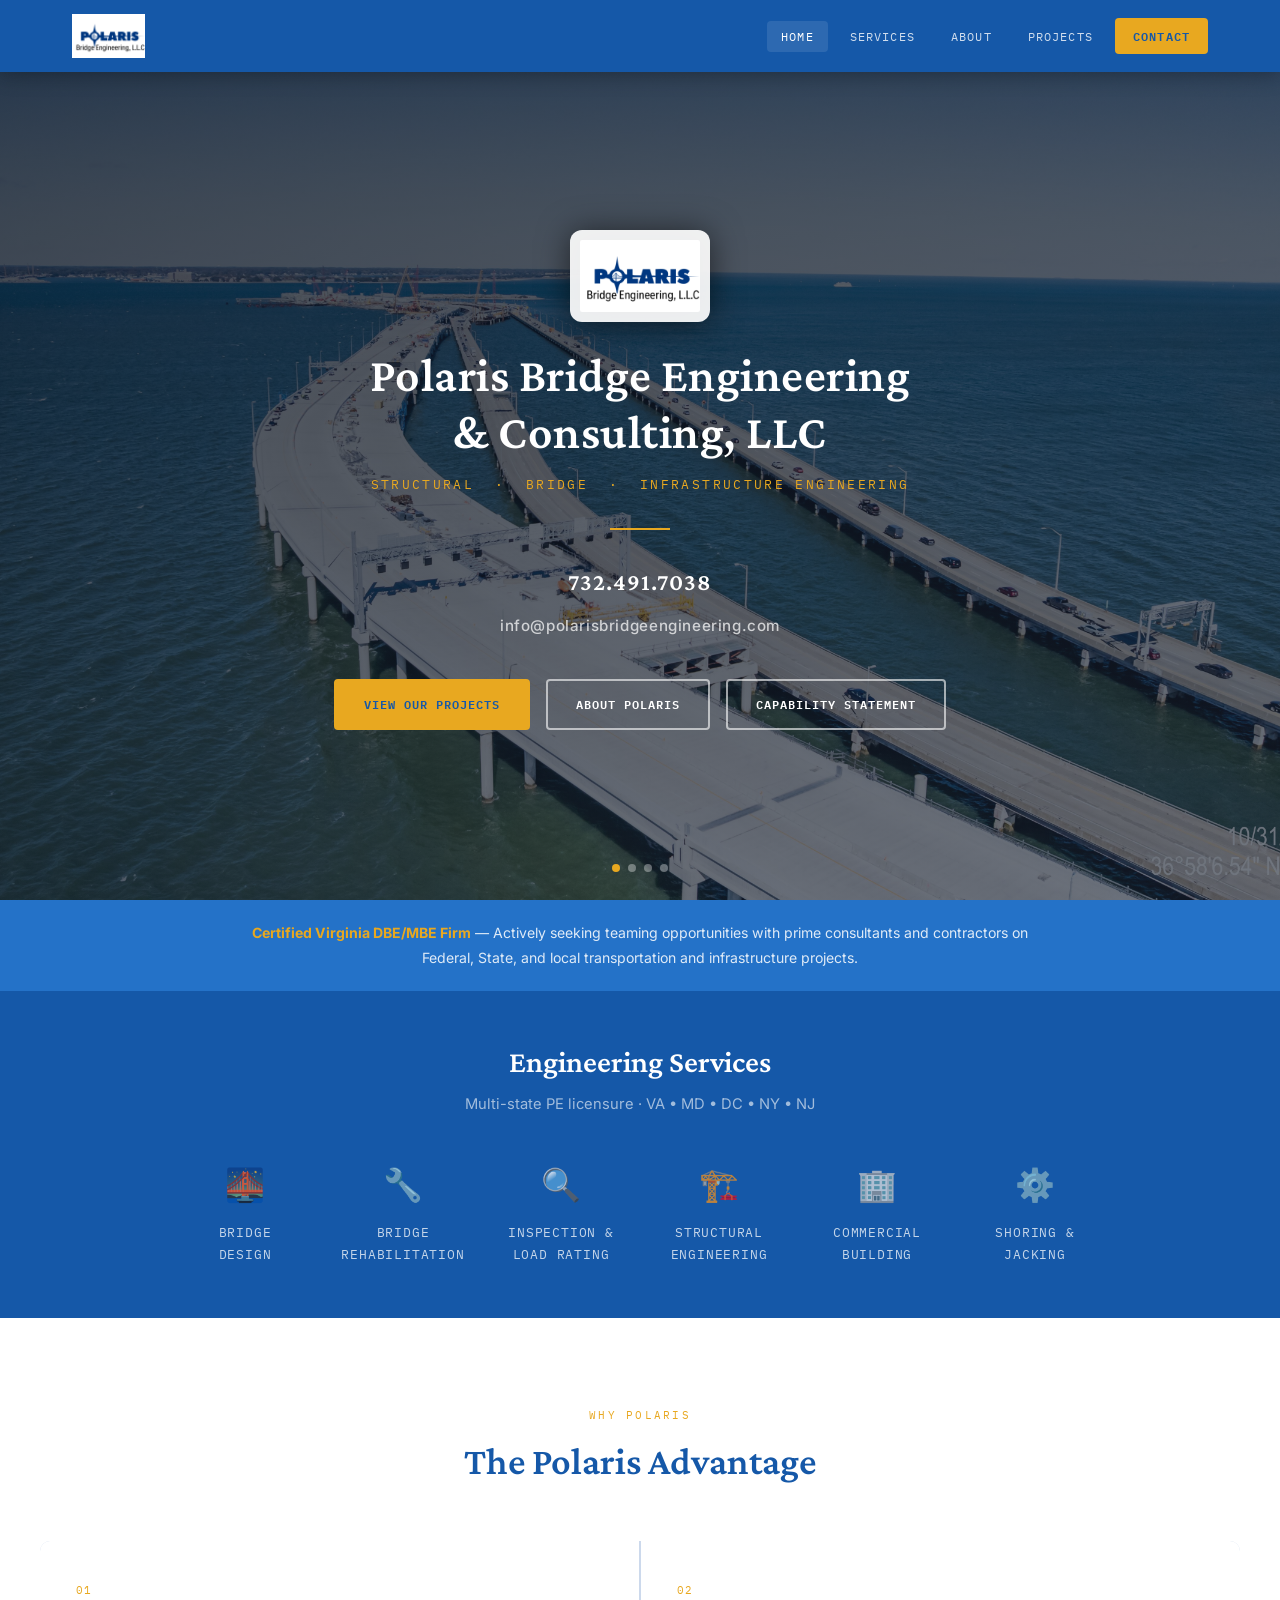
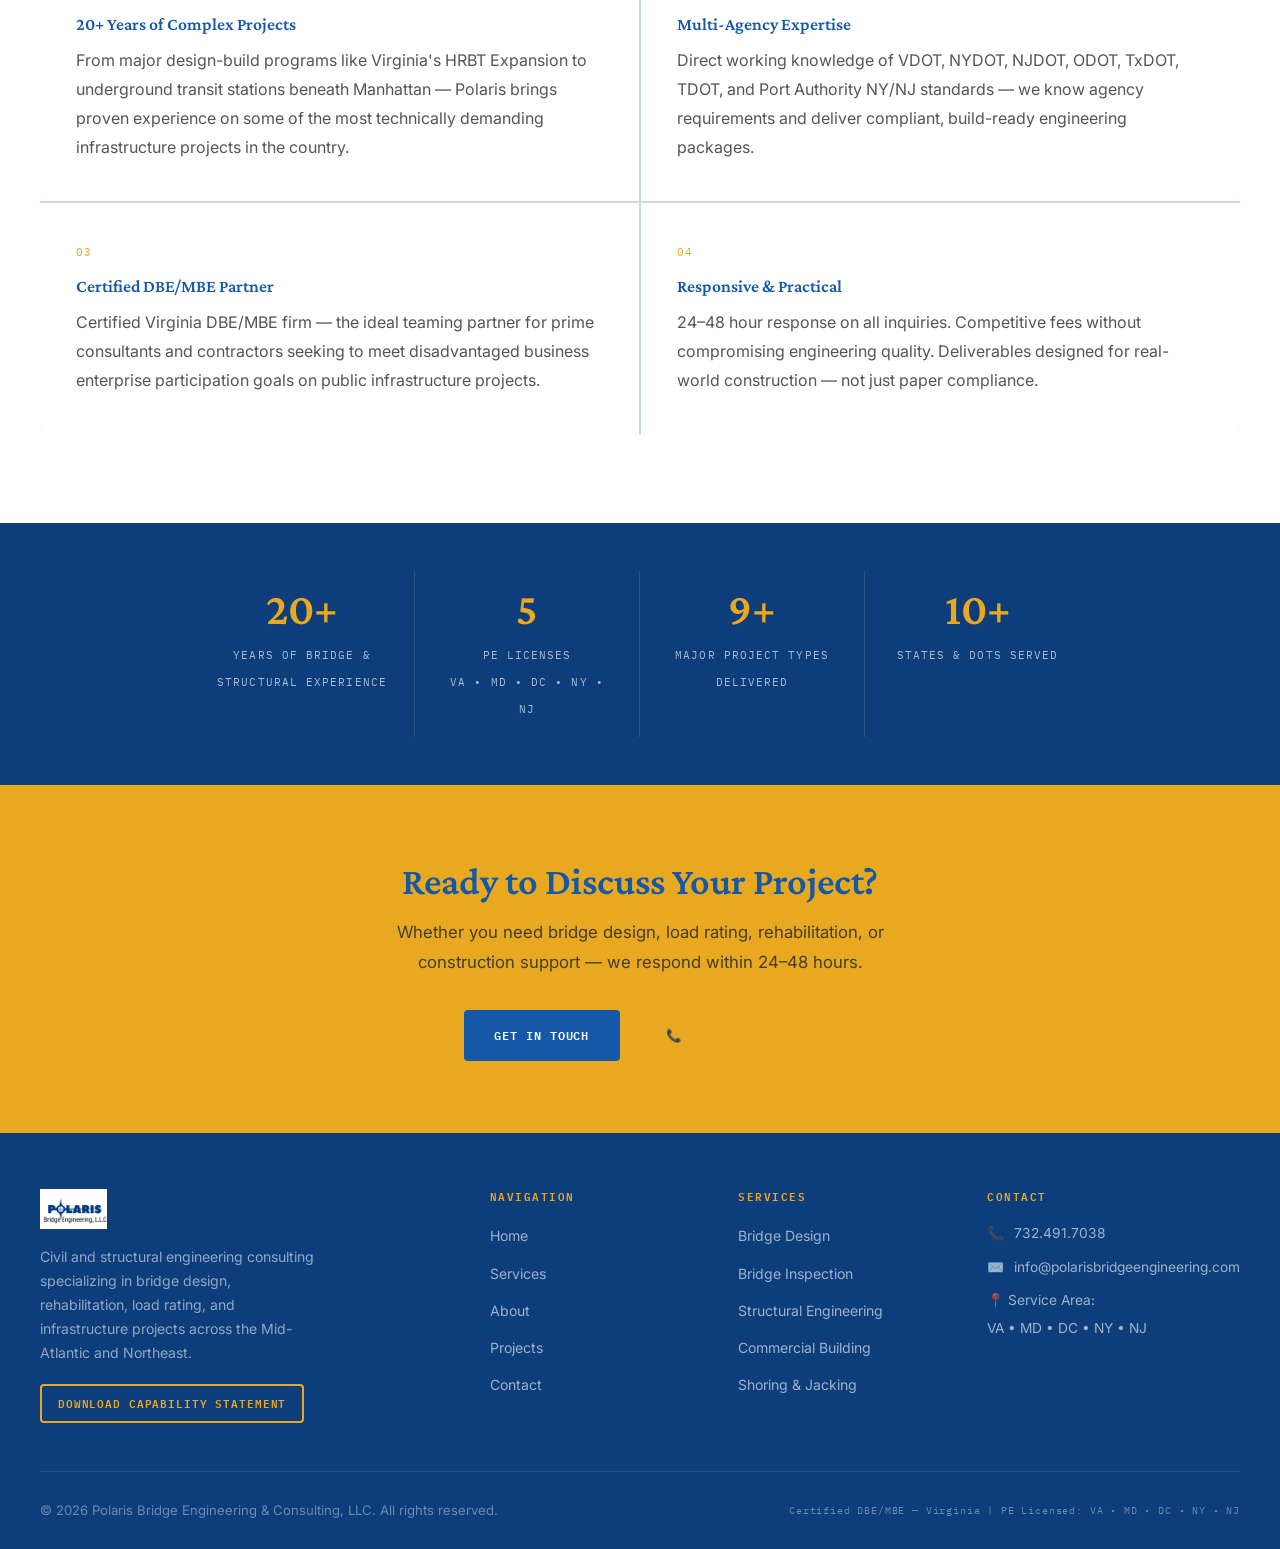
<file: index.html>
<!DOCTYPE html>
<html lang="en">
<head>
<meta charset="utf-8"/>
<meta name="viewport" content="width=device-width, initial-scale=1.0"/>
<title>Polaris Bridge Engineering &amp; Consulting, LLC | Structural &amp; Bridge Engineering</title>
<meta name="description" content="Polaris Bridge Engineering & Consulting, LLC — Licensed PE providing bridge design, rehabilitation, load rating, inspection, and structural engineering across VA, MD, DC, NY, and NJ."/>
<link rel="preconnect" href="https://fonts.googleapis.com"/>
<link crossorigin="" href="https://fonts.gstatic.com"/>
<link href="https://fonts.googleapis.com/css2?family=IBM+Plex+Mono:wght@400;600&family=Crimson+Pro:ital,wght@0,300;0,400;0,600;1,400&family=Inter:wght@300;400;500;600&display=swap" rel="stylesheet"/>
<link rel="stylesheet" href="styles.css"/>
<style>
/* ---- HERO SLIDESHOW ---- */
.hero {
  min-height: 100vh;
  position: relative;
  overflow: hidden;
  display: flex;
  align-items: center;
  justify-content: center;
}
.slide {
  position: absolute;
  inset: 0;
  background-size: cover;
  background-position: center;
  opacity: 0;
  transition: opacity 1.4s ease-in-out;
}
.slide.active { opacity: 1; }
.hero-overlay {
  position: absolute;
  inset: 0;
  background: linear-gradient(160deg, rgba(10,18,28,0.78) 0%, rgba(26,35,50,0.62) 100%);
  z-index: 1;
}
.hero-content {
  position: relative;
  z-index: 2;
  text-align: center;
  padding: 120px 32px 60px;
  max-width: 900px;
  width: 100%;
  display: flex;
  flex-direction: column;
  align-items: center;
}
.hero-logo {
  display: block;
  width: 140px;
  height: auto;
  margin: 0 auto 24px;
  filter: drop-shadow(0 2px 16px rgba(0,0,0,0.6));
  background: rgba(255,255,255,0.92);
  border-radius: 12px;
  padding: 10px;
}
.hero-company {
  font-family: 'Crimson Pro', serif;
  font-size: clamp(1.8rem, 4vw, 3rem);
  font-weight: 600;
  color: var(--white);
  letter-spacing: 0.01em;
  margin-bottom: 12px;
  line-height: 1.2;
}
.hero-tagline {
  font-family: 'IBM Plex Mono', monospace;
  font-size: clamp(0.65rem, 1.4vw, 0.82rem);
  letter-spacing: 0.18em;
  text-transform: uppercase;
  color: var(--accent);
  margin-bottom: 32px;
}
.hero-divider {
  width: 60px;
  height: 2px;
  background: var(--accent);
  margin: 0 auto 32px;
}
.hero-contact {
  display: flex;
  flex-direction: column;
  align-items: center;
  gap: 10px;
  margin-bottom: 40px;
}
.hero-contact a {
  color: rgba(255,255,255,0.88);
  font-size: 1.1rem;
  font-weight: 500;
  letter-spacing: 0.04em;
  text-decoration: none;
  transition: color 0.2s;
}
.hero-contact a:hover { color: var(--accent); }
.hero-contact .hero-phone {
  font-family: 'Crimson Pro', serif;
  font-size: 1.5rem;
  font-weight: 600;
  color: var(--white);
}
.hero-contact .hero-email {
  font-size: 0.95rem;
  color: rgba(255,255,255,0.72);
}
.hero-btns {
  display: flex;
  gap: 16px;
  justify-content: center;
  flex-wrap: wrap;
}
/* slide dots */
.slide-dots {
  position: absolute;
  bottom: 28px;
  left: 50%;
  transform: translateX(-50%);
  z-index: 3;
  display: flex;
  gap: 8px;
}
.dot {
  width: 8px;
  height: 8px;
  border-radius: 50%;
  background: rgba(255,255,255,0.35);
  cursor: pointer;
  transition: background 0.3s;
}
.dot.active { background: var(--accent); }

/* ---- SERVICE STRIP ---- */
.service-strip {
  background: var(--primary);
  padding: 52px 32px;
}
.service-strip-inner {
  max-width: 1200px;
  margin: 0 auto;
  text-align: center;
}
.service-strip h2 {
  color: var(--white);
  font-size: clamp(1.3rem, 3vw, 1.9rem);
  margin-bottom: 10px;
}
.service-strip .strip-sub {
  color: rgba(255,255,255,0.6);
  font-size: 0.92rem;
  margin-bottom: 40px;
}
.service-icons {
  display: flex;
  flex-wrap: wrap;
  justify-content: center;
  gap: 32px 48px;
}
.svc-icon-item {
  display: flex;
  flex-direction: column;
  align-items: center;
  gap: 10px;
  color: rgba(255,255,255,0.75);
  font-size: 0.82rem;
  font-family: 'IBM Plex Mono', monospace;
  letter-spacing: 0.06em;
  text-transform: uppercase;
  max-width: 110px;
  text-align: center;
  transition: color 0.2s;
  text-decoration: none;
}
.svc-icon-item:hover { color: var(--accent); }
.svc-icon-item .ico { font-size: 2rem; }

/* ---- WHY GRID ---- */
.why-grid {
  display: grid;
  grid-template-columns: repeat(2, 1fr);
  gap: 2px;
  background: var(--border);
  border-radius: var(--radius-lg);
  overflow: hidden;
}
.why-item {
  background: var(--white);
  padding: 40px 36px;
  transition: var(--transition);
}
.why-item:hover { background: var(--light); }
.why-num {
  font-family: 'IBM Plex Mono', monospace;
  font-size: 0.7rem;
  letter-spacing: 0.1em;
  color: var(--accent);
  margin-bottom: 14px;
  display: block;
}
.why-item h3 { margin-bottom: 10px; font-size: 1.1rem; }

/* DBE Banner */
.dbe-banner {
  background: var(--secondary);
  padding: 20px 32px;
  text-align: center;
}
.dbe-banner p {
  color: rgba(255,255,255,0.85);
  font-size: 0.88rem;
  max-width: 800px;
  margin: 0 auto;
}
.dbe-banner strong { color: var(--accent); }

@media (max-width: 768px) {
  .why-grid { grid-template-columns: 1fr; }
  .hero-logo { width: 90px; }
}
</style>
</head>
<body>

<!-- Navigation -->
<nav class="navbar">
  <div class="nav-container">
    <a href="index.html" class="nav-logo">
      <img src="polaris_logo.png" alt="Polaris Bridge Engineering LLC"/>
    </a>
    <button class="nav-toggle" onclick="this.nextElementSibling.classList.toggle('open')" aria-label="Menu">☰</button>
    <ul class="nav-menu">
      <li><a href="index.html" class="active">Home</a></li>
      <li><a href="services.html">Services</a></li>
      <li><a href="about.html">About</a></li>
      <li><a href="projects.html">Projects</a></li>
      <li><a href="contact.html" class="nav-cta">Contact</a></li>
    </ul>
  </div>
</nav>

<!-- Hero Slideshow -->
<section class="hero" id="hero">
  <div class="slide active" style="background-image:url('Home%20page%20Photo-1%20large.jpg')"></div>
  <div class="slide" style="background-image:url('Home%20page%20photo-2%20large.webp')"></div>
  <div class="slide" style="background-image:url('Home%20page%20photo-3%20large.webp')"></div>
  <div class="slide" style="background-image:url('Home%20page%20Photo-4%20large.jpg')"></div>
  <div class="hero-overlay"></div>

  <div class="hero-content">
    <img src="polaris_logo.png" alt="Polaris Bridge Engineering" class="hero-logo"/>
    <h1 class="hero-company">Polaris Bridge Engineering<br/>&amp; Consulting, LLC</h1>
    <p class="hero-tagline">Structural &nbsp;·&nbsp; Bridge &nbsp;·&nbsp; Infrastructure Engineering</p>
    <div class="hero-divider"></div>
    <div class="hero-contact">
      <a href="tel:7324917038" class="hero-phone">732.491.7038</a>
      <a href="mailto:info@polarisbridgeengineering.com" class="hero-email">info@polarisbridgeengineering.com</a>
    </div>
    <div class="hero-btns">
      <a href="projects.html" class="btn btn-primary">View Our Projects</a>
      <a href="about.html" class="btn btn-secondary">About Polaris</a>
      <a href="Polaris_Capability_Statement.pdf" class="btn btn-secondary" download>Capability Statement</a>
    </div>
  </div>

  <div class="slide-dots" id="dots"></div>
</section>

<!-- DBE Notice -->
<div class="dbe-banner">
  <p><strong>Certified Virginia DBE/MBE Firm</strong> — Actively seeking teaming opportunities with prime consultants and contractors on Federal, State, and local transportation and infrastructure projects.</p>
</div>

<!-- Services Strip -->
<div class="service-strip">
  <div class="service-strip-inner">
    <h2>Engineering Services</h2>
    <p class="strip-sub">Multi-state PE licensure · VA • MD • DC • NY • NJ</p>
    <div class="service-icons">
      <a href="services.html#bridge" class="svc-icon-item">
        <span class="ico">🌉</span>Bridge Design
      </a>
      <a href="services.html#bridge" class="svc-icon-item">
        <span class="ico">🔧</span>Bridge Rehabilitation
      </a>
      <a href="services.html#inspection" class="svc-icon-item">
        <span class="ico">🔍</span>Inspection &amp; Load Rating
      </a>
      <a href="services.html#structural" class="svc-icon-item">
        <span class="ico">🏗️</span>Structural Engineering
      </a>
      <a href="services.html#commercial" class="svc-icon-item">
        <span class="ico">🏢</span>Commercial Building
      </a>
      <a href="services.html#construction" class="svc-icon-item">
        <span class="ico">⚙️</span>Shoring &amp; Jacking
      </a>
    </div>
  </div>
</div>

<!-- Why Choose Us -->
<section class="section">
  <div class="section-inner">
    <div class="section-header">
      <span class="section-label">Why Polaris</span>
      <h2>The Polaris Advantage</h2>
    </div>
    <div class="why-grid">
      <div class="why-item">
        <span class="why-num">01</span>
        <h3>20+ Years of Complex Projects</h3>
        <p>From major design-build programs like Virginia's HRBT Expansion to underground transit stations beneath Manhattan — Polaris brings proven experience on some of the most technically demanding infrastructure projects in the country.</p>
      </div>
      <div class="why-item">
        <span class="why-num">02</span>
        <h3>Multi-Agency Expertise</h3>
        <p>Direct working knowledge of VDOT, NYDOT, NJDOT, ODOT, TxDOT, TDOT, and Port Authority NY/NJ standards — we know agency requirements and deliver compliant, build-ready engineering packages.</p>
      </div>
      <div class="why-item">
        <span class="why-num">03</span>
        <h3>Certified DBE/MBE Partner</h3>
        <p>Certified Virginia DBE/MBE firm — the ideal teaming partner for prime consultants and contractors seeking to meet disadvantaged business enterprise participation goals on public infrastructure projects.</p>
      </div>
      <div class="why-item">
        <span class="why-num">04</span>
        <h3>Responsive &amp; Practical</h3>
        <p>24–48 hour response on all inquiries. Competitive fees without compromising engineering quality. Deliverables designed for real-world construction — not just paper compliance.</p>
      </div>
    </div>
  </div>
</section>

<!-- Stats Bar -->
<div class="stats-bar">
  <div class="stats-bar-inner">
    <div class="stat-item">
      <span class="stat-number">20+</span>
      <span class="stat-label">Years of Bridge &amp; Structural Experience</span>
    </div>
    <div class="stat-item">
      <span class="stat-number">5</span>
      <span class="stat-label">PE Licenses<br/>VA • MD • DC • NY • NJ</span>
    </div>
    <div class="stat-item">
      <span class="stat-number">9+</span>
      <span class="stat-label">Major Project Types Delivered</span>
    </div>
    <div class="stat-item">
      <span class="stat-number">10+</span>
      <span class="stat-label">States &amp; DOTs Served</span>
    </div>
  </div>
</div>

<!-- CTA -->
<section class="cta-banner">
  <h2>Ready to Discuss Your Project?</h2>
  <p>Whether you need bridge design, load rating, rehabilitation, or construction support — we respond within 24–48 hours.</p>
  <div style="display:flex;gap:16px;justify-content:center;flex-wrap:wrap;">
    <a href="contact.html" class="btn btn-primary">Get In Touch</a>
    <a href="tel:7324917038" class="btn btn-accent-outline">📞 732.491.7038</a>
  </div>
</section>

<!-- Footer -->
<footer class="footer">
  <div class="footer-inner">
    <div class="footer-grid">
      <div>
        <div class="footer-logo"><img src="polaris_logo.png" alt="Polaris Bridge Engineering"/></div>
        <p class="footer-desc">Civil and structural engineering consulting specializing in bridge design, rehabilitation, load rating, and infrastructure projects across the Mid-Atlantic and Northeast.</p>
        <a href="Polaris_Capability_Statement.pdf" class="btn btn-accent-outline" style="font-size:0.68rem;padding:8px 16px;" download>Download Capability Statement</a>
      </div>
      <div class="footer-col">
        <h4>Navigation</h4>
        <ul>
          <li><a href="index.html">Home</a></li>
          <li><a href="services.html">Services</a></li>
          <li><a href="about.html">About</a></li>
          <li><a href="projects.html">Projects</a></li>
          <li><a href="contact.html">Contact</a></li>
        </ul>
      </div>
      <div class="footer-col">
        <h4>Services</h4>
        <ul>
          <li><a href="services.html#bridge">Bridge Design</a></li>
          <li><a href="services.html#inspection">Bridge Inspection</a></li>
          <li><a href="services.html#structural">Structural Engineering</a></li>
          <li><a href="services.html#commercial">Commercial Building</a></li>
          <li><a href="services.html#construction">Shoring &amp; Jacking</a></li>
        </ul>
      </div>
      <div class="footer-col">
        <h4>Contact</h4>
        <div class="footer-contact-item">📞 <a href="tel:7324917038">732.491.7038</a></div>
        <div class="footer-contact-item">✉️ <a href="mailto:info@polarisbridgeengineering.com">info@polarisbridgeengineering.com</a></div>
        <div class="footer-contact-item" style="flex-direction:column;gap:4px;">
          <span>📍 Service Area:</span>
          <span>VA • MD • DC • NY • NJ</span>
        </div>
      </div>
    </div>
    <div class="footer-bottom">
      <p class="footer-copyright">© 2026 Polaris Bridge Engineering &amp; Consulting, LLC. All rights reserved.</p>
      <span class="footer-certs">Certified DBE/MBE — Virginia | PE Licensed: VA • MD • DC • NY • NJ</span>
    </div>
  </div>
</footer>

<script>
// Slideshow
const slides = document.querySelectorAll('.slide');
const dotsEl = document.getElementById('dots');
let cur = 0;

slides.forEach((_, i) => {
  const d = document.createElement('div');
  d.className = 'dot' + (i === 0 ? ' active' : '');
  d.onclick = () => goTo(i);
  dotsEl.appendChild(d);
});

function goTo(n) {
  slides[cur].classList.remove('active');
  dotsEl.children[cur].classList.remove('active');
  cur = (n + slides.length) % slides.length;
  slides[cur].classList.add('active');
  dotsEl.children[cur].classList.add('active');
}

setInterval(() => goTo(cur + 1), 5000);
</script>

</body>
</html>
</file>
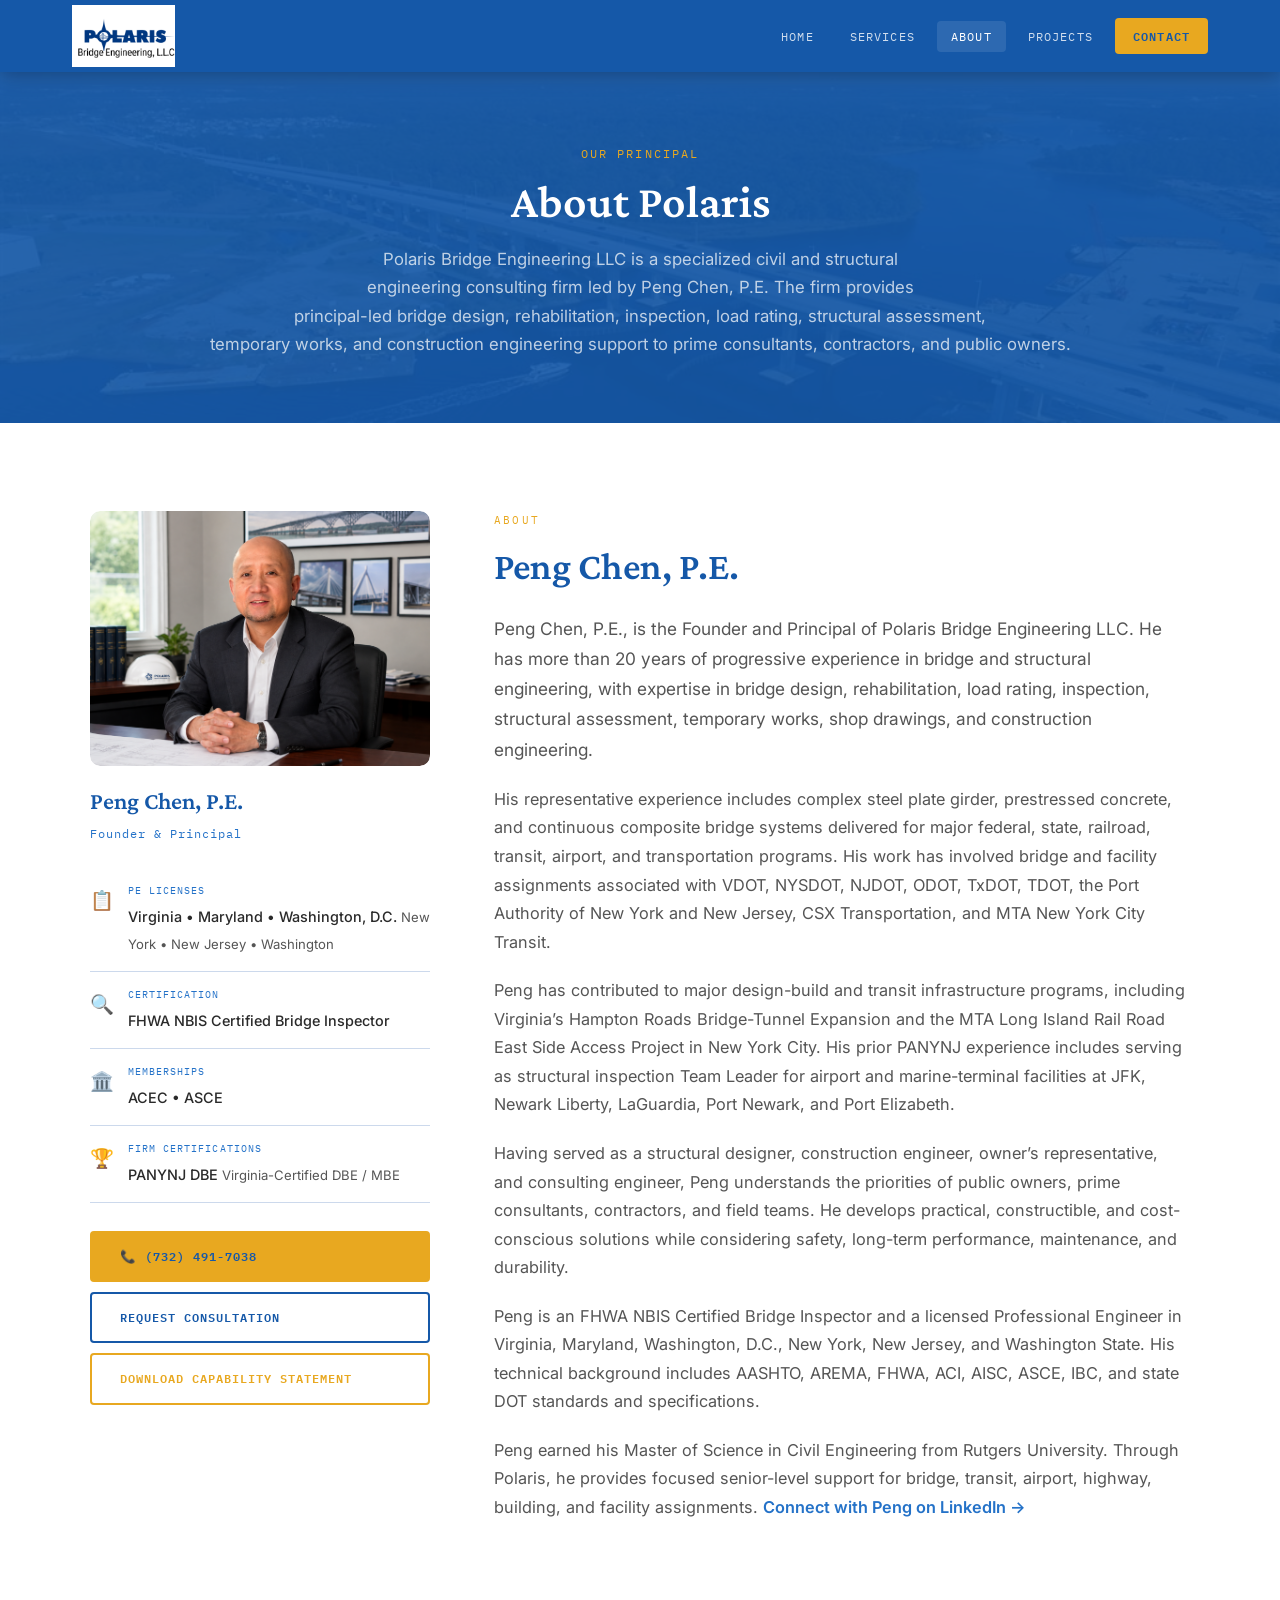
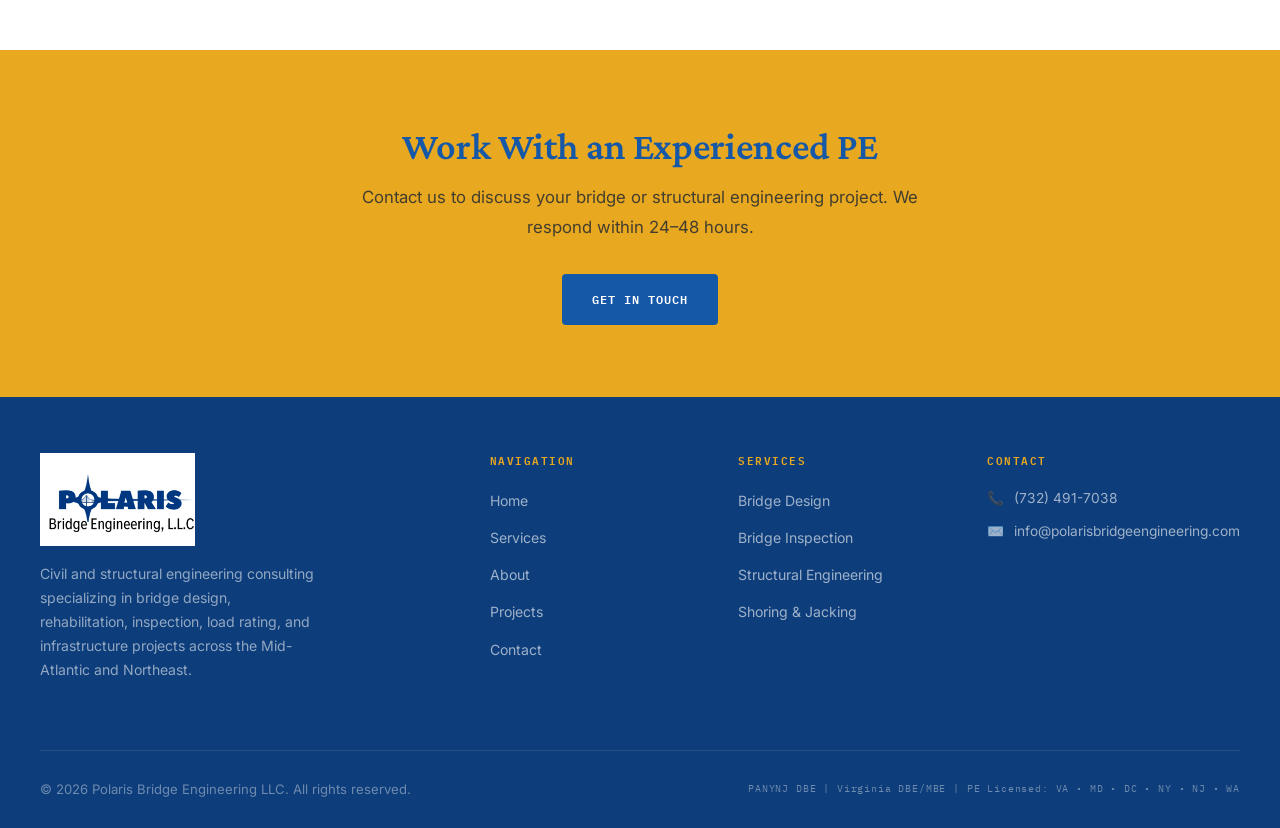
<file: about.html>
<!DOCTYPE html>
<!-- POLARIS ABOUT FINAL UPDATE 2026-07-18: principal profile and four-line desktop introduction. -->
<html lang="en">
<head>
<meta charset="utf-8"/>
<meta name="viewport" content="width=device-width, initial-scale=1.0"/>
<title>About Peng Chen, P.E. | Polaris Bridge Engineering</title>
<meta name="description" content="Meet Peng Chen, P.E., Founder and Principal of Polaris Bridge Engineering LLC, with more than 20 years of bridge and structural engineering experience."/>
<link rel="preconnect" href="https://fonts.googleapis.com"/>
<link crossorigin="" href="https://fonts.gstatic.com"/>
<link href="https://fonts.googleapis.com/css2?family=IBM+Plex+Mono:wght@400;600&amp;family=Crimson+Pro:ital,wght@0,300;0,400;0,600;1,400&amp;family=Inter:wght@300;400;500;600&amp;display=swap" rel="stylesheet"/>
<link rel="stylesheet" href="styles.css"/>
<style>
.page-hero-inner {
  max-width: 1000px;
}

.page-hero h1 {
  max-width: 800px;
  margin-left: auto;
  margin-right: auto;
  font-size: clamp(2.15rem, 3.6vw, 3.2rem);
  line-height: 1.15;
}

.page-hero p {
  max-width: 880px;
  margin-left: auto;
  margin-right: auto;
  font-size: 1.05rem;
  line-height: 1.7;
}

.about-hero-copy span {
  display: block;
}

.nav-logo img {
  width: auto;
  height: 62px;
  max-height: none;
}

.footer-logo img {
  width: 155px;
  height: auto;
  max-width: 100%;
}

.bio-content p {
  font-size: 1.02rem;
  line-height: 1.75;
}

.bio-content .bio-lead {
  font-size: 1.08rem;
}

@media (max-width: 600px) {
  .about-hero-copy span {
    display: inline;
  }

  .about-hero-copy span:not(:last-child)::after {
    content: " ";
  }

  .nav-logo img {
    height: 50px;
  }

  .footer-logo img {
    width: 135px;
  }
}
</style>
</head>
<body class="page-offset">

<!-- Navigation -->
<nav class="navbar">
  <div class="nav-container">
    <a href="index.html" class="nav-logo"><img src="polaris_logo.png" alt="Polaris Bridge Engineering LLC"/></a>
    <button class="nav-toggle" onclick="this.nextElementSibling.classList.toggle('open')" aria-label="Menu">☰</button>
    <ul class="nav-menu">
      <li><a href="index.html">Home</a></li>
      <li><a href="services.html">Services</a></li>
      <li><a href="about.html" class="active">About</a></li>
      <li><a href="projects.html">Projects</a></li>
      <li><a href="contact.html" class="nav-cta">Contact</a></li>
    </ul>
  </div>
</nav>

<!-- Page Hero -->
<section class="page-hero">
  <div class="page-hero-inner">
    <span class="page-hero-label">Our Principal</span>
    <h1>About Polaris</h1>
    <p class="about-hero-copy"><span>Polaris Bridge Engineering LLC is a specialized civil and structural</span><span>engineering consulting firm led by Peng Chen, P.E. The firm provides</span><span>principal-led bridge design, rehabilitation, inspection, load rating, structural assessment,</span><span>temporary works, and construction engineering support to prime consultants, contractors, and public owners.</span></p>
  </div>
</section>

<!-- Bio Section -->
<section class="section">
  <div class="bio-grid">
    <div class="bio-sidebar">
      <div style="border-radius:var(--radius-lg);overflow:hidden;margin-bottom:20px;">
        <img src="peng_photo.png" alt="Peng Chen, P.E." style="width:100%;height:auto;display:block;border-radius:var(--radius-lg);"/>
      </div>
      <h3 style="margin-bottom:6px;">Peng Chen, P.E.</h3>
      <p style="color:var(--secondary);font-family:'IBM Plex Mono',monospace;font-size:0.78rem;letter-spacing:0.08em;margin-bottom:24px;">Founder &amp; Principal</p>
      <div class="bio-credentials">
        <div class="credential-item">
          <span class="credential-icon">📋</span>
          <div>
            <span class="credential-label">PE Licenses</span>
            <span class="credential-value">Virginia • Maryland • Washington, D.C.</span>
            <span class="credential-sub">New York • New Jersey • Washington</span>
          </div>
        </div>
        <div class="credential-item">
          <span class="credential-icon">🔍</span>
          <div>
            <span class="credential-label">Certification</span>
            <span class="credential-value">FHWA NBIS Certified Bridge Inspector</span>
          </div>
        </div>
        <div class="credential-item">
          <span class="credential-icon">🏛️</span>
          <div>
            <span class="credential-label">Memberships</span>
            <span class="credential-value">ACEC • ASCE</span>
          </div>
        </div>
        <div class="credential-item">
          <span class="credential-icon">🏆</span>
          <div>
            <span class="credential-label">Firm Certifications</span>
            <span class="credential-value">PANYNJ DBE</span>
            <span class="credential-sub">Virginia-Certified DBE / MBE</span>
          </div>
        </div>
      </div>
      <div style="margin-top:28px;display:flex;flex-direction:column;gap:10px;">
        <a href="tel:7324917038" class="btn btn-primary">📞 (732) 491-7038</a>
        <a href="contact.html" class="btn btn-outline">Request Consultation</a>
        <a href="Polaris_Capability_Statement.pdf" class="btn btn-accent-outline" download>Download Capability Statement</a>
      </div>
    </div>

    <div class="bio-content">
      <span class="section-label">About</span>
      <h2 style="margin-bottom:24px;">Peng Chen, P.E.</h2>

      <p class="bio-lead" style="margin-bottom:20px;">Peng Chen, P.E., is the Founder and Principal of Polaris Bridge Engineering LLC. He has more than 20 years of progressive experience in bridge and structural engineering, with expertise in bridge design, rehabilitation, load rating, inspection, structural assessment, temporary works, shop drawings, and construction engineering.</p>

      <p style="margin-bottom:20px;">His representative experience includes complex steel plate girder, prestressed concrete, and continuous composite bridge systems delivered for major federal, state, railroad, transit, airport, and transportation programs. His work has involved bridge and facility assignments associated with VDOT, NYSDOT, NJDOT, ODOT, TxDOT, TDOT, the Port Authority of New York and New Jersey, CSX Transportation, and MTA New York City Transit.</p>

      <p style="margin-bottom:20px;">Peng has contributed to major design-build and transit infrastructure programs, including Virginia’s Hampton Roads Bridge-Tunnel Expansion and the MTA Long Island Rail Road East Side Access Project in New York City. His prior PANYNJ experience includes serving as structural inspection Team Leader for airport and marine-terminal facilities at JFK, Newark Liberty, LaGuardia, Port Newark, and Port Elizabeth.</p>

      <p style="margin-bottom:20px;">Having served as a structural designer, construction engineer, owner’s representative, and consulting engineer, Peng understands the priorities of public owners, prime consultants, contractors, and field teams. He develops practical, constructible, and cost-conscious solutions while considering safety, long-term performance, maintenance, and durability.</p>

      <p style="margin-bottom:20px;">Peng is an FHWA NBIS Certified Bridge Inspector and a licensed Professional Engineer in Virginia, Maryland, Washington, D.C., New York, New Jersey, and Washington State. His technical background includes AASHTO, AREMA, FHWA, ACI, AISC, ASCE, IBC, and state DOT standards and specifications.</p>

      <p style="margin-bottom:40px;">Peng earned his Master of Science in Civil Engineering from Rutgers University. Through Polaris, he provides focused senior-level support for bridge, transit, airport, highway, building, and facility assignments. <a href="https://www.linkedin.com/in/chen-peng-70a7a869/" target="_blank" rel="noopener" style="color:var(--secondary);font-weight:600;">Connect with Peng on LinkedIn →</a></p>
    </div>
  </div>
</section>

<!-- CTA -->
<section class="cta-banner">
  <h2>Work With an Experienced PE</h2>
  <p>Contact us to discuss your bridge or structural engineering project. We respond within 24–48 hours.</p>
  <a href="contact.html" class="btn btn-primary">Get in Touch</a>
</section>

<!-- Footer -->
<footer class="footer">
  <div class="footer-inner">
    <div class="footer-grid">
      <div>
        <div class="footer-logo"><img src="polaris_logo.png" alt="Polaris Bridge Engineering"/></div>
        <p class="footer-desc">Civil and structural engineering consulting specializing in bridge design, rehabilitation, inspection, load rating, and infrastructure projects across the Mid-Atlantic and Northeast.</p>
      </div>
      <div class="footer-col">
        <h4>Navigation</h4>
        <ul>
          <li><a href="index.html">Home</a></li>
          <li><a href="services.html">Services</a></li>
          <li><a href="about.html">About</a></li>
          <li><a href="projects.html">Projects</a></li>
          <li><a href="contact.html">Contact</a></li>
        </ul>
      </div>
      <div class="footer-col">
        <h4>Services</h4>
        <ul>
          <li><a href="services.html#bridge">Bridge Design</a></li>
          <li><a href="services.html#inspection">Bridge Inspection</a></li>
          <li><a href="services.html#structural">Structural Engineering</a></li>
          <li><a href="services.html#construction">Shoring &amp; Jacking</a></li>
        </ul>
      </div>
      <div class="footer-col">
        <h4>Contact</h4>
        <div class="footer-contact-item">📞 <a href="tel:7324917038">(732) 491-7038</a></div>
        <div class="footer-contact-item">✉️ <a href="mailto:info@polarisbridgeengineering.com">info@polarisbridgeengineering.com</a></div>
      </div>
    </div>
    <div class="footer-bottom">
      <p class="footer-copyright">© 2026 Polaris Bridge Engineering LLC. All rights reserved.</p>
      <span class="footer-certs">PANYNJ DBE | Virginia DBE/MBE | PE Licensed: VA • MD • DC • NY • NJ • WA</span>
    </div>
  </div>
</footer>

</body>
</html>
</file>
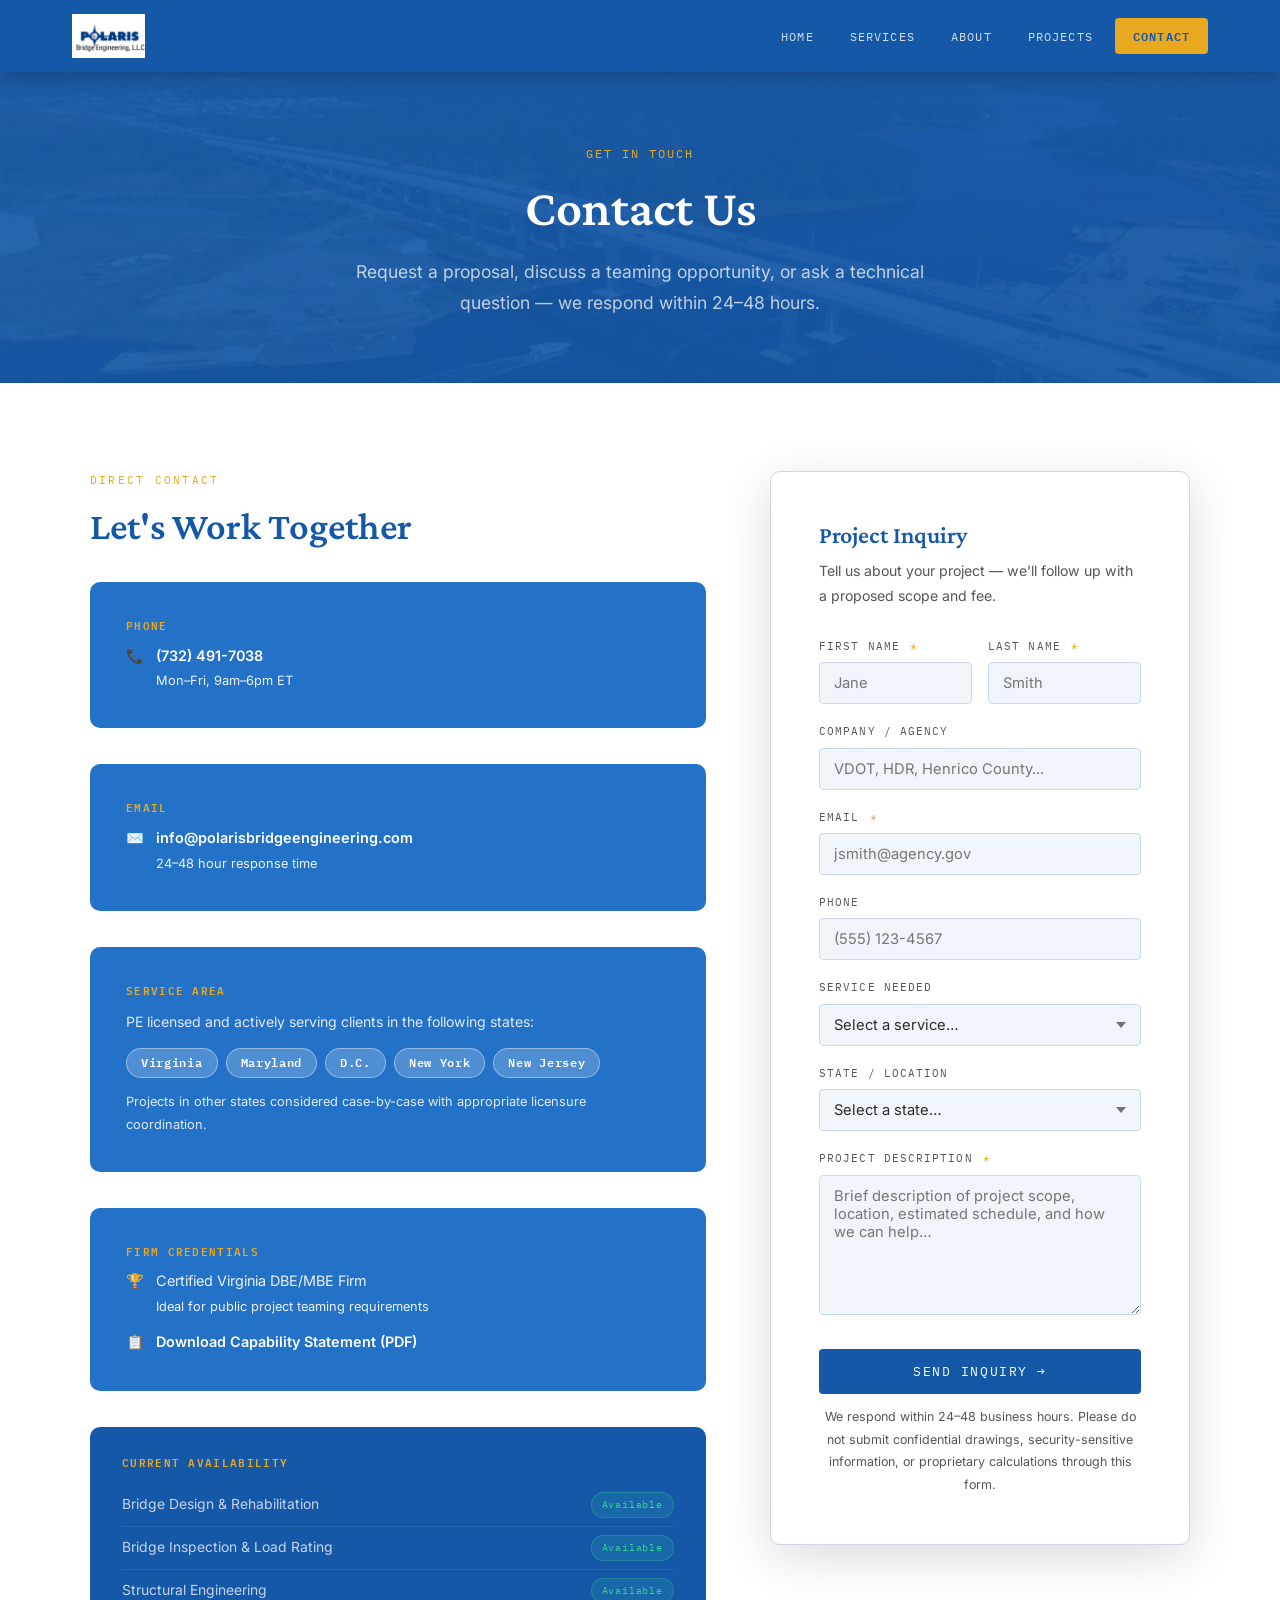
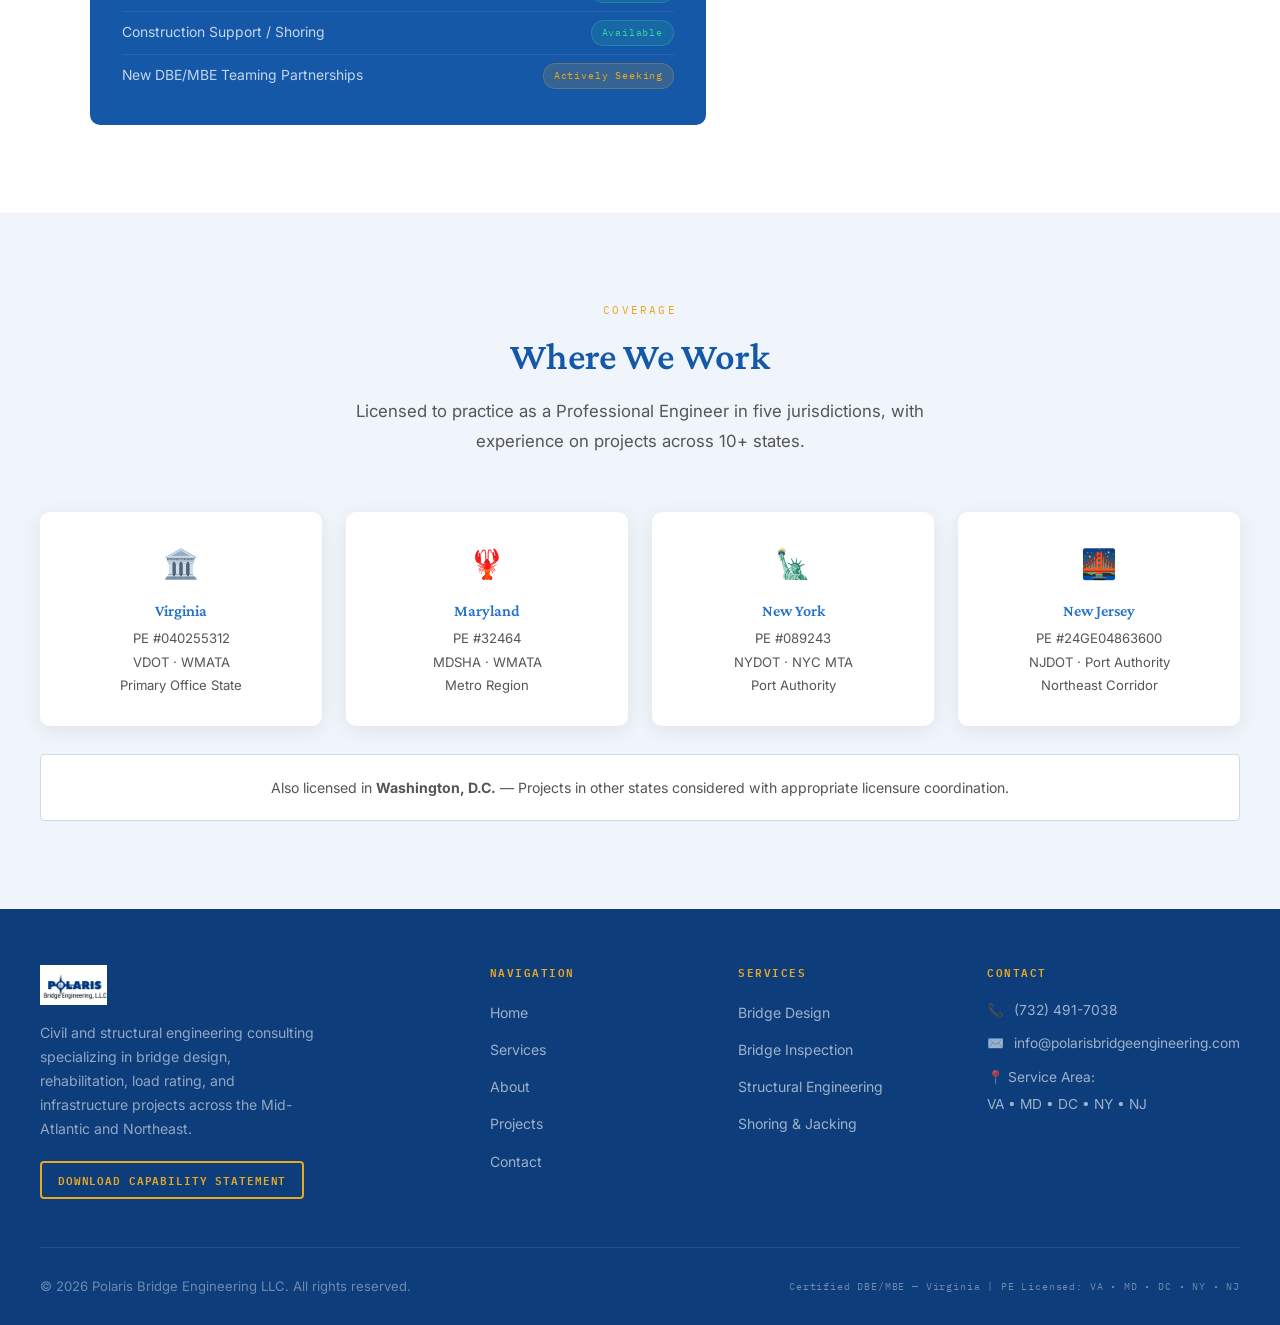
<file: contact.html>
<!DOCTYPE html>
<html lang="en">
<head>
<meta charset="utf-8"/>
<meta name="viewport" content="width=device-width, initial-scale=1.0"/>
<title>Contact | Polaris Bridge Engineering LLC</title>
<meta name="description" content="Contact Polaris Bridge Engineering LLC for bridge design, inspection, load rating, and structural engineering inquiries. Licensed PE — VA, MD, DC, NY, NJ."/>
<link rel="preconnect" href="https://fonts.googleapis.com"/>
<link crossorigin="" href="https://fonts.gstatic.com"/>
<link href="https://fonts.googleapis.com/css2?family=IBM+Plex+Mono:wght@400;600&family=Crimson+Pro:ital,wght@0,300;0,400;0,600;1,400&family=Inter:wght@300;400;500;600&display=swap" rel="stylesheet"/>
<link rel="stylesheet" href="styles.css"/>
<style>
.contact-layout {
  display: grid;
  grid-template-columns: 1fr 420px;
  gap: 64px;
  align-items: start;
}
@media (max-width: 900px) {
  .contact-layout { grid-template-columns: 1fr; gap: 40px; }
}
.contact-sidebar {}
.contact-info-block {
  margin-bottom: 36px;
}
.contact-info-block h4 {
  font-family: 'IBM Plex Mono', monospace;
  font-size: 0.68rem;
  letter-spacing: 0.12em;
  text-transform: uppercase;
  color: var(--accent);
  margin-bottom: 12px;
}
.contact-info-item {
  display: flex;
  align-items: flex-start;
  gap: 12px;
  margin-bottom: 12px;
  font-size: 0.9rem;
  color: rgba(255,255,255,0.88);
}
.contact-info-item a { color: var(--white); font-weight: 600; }
.contact-info-item a:hover { color: var(--accent); }
.service-area-badges {
  display: flex;
  flex-wrap: wrap;
  gap: 8px;
  margin-top: 6px;
}
.state-badge {
  display: inline-block;
  background: var(--light);
  border: 1px solid var(--border);
  border-radius: 100px;
  padding: 4px 14px;
  font-family: 'IBM Plex Mono', monospace;
  font-size: 0.72rem;
  font-weight: 600;
  letter-spacing: 0.06em;
  color: var(--secondary);
}
.state-badge.primary {
  background: var(--secondary);
  color: var(--white);
  border-color: var(--secondary);
}
/* Form */
.contact-form-wrapper {
  background: var(--white);
  border-radius: var(--radius-lg);
  padding: 48px;
  box-shadow: var(--shadow-lg);
  border: 1px solid var(--border);
}
@media (max-width: 640px) {
  .contact-form-wrapper { padding: 28px 20px; }
}
.contact-form-wrapper h3 {
  margin-bottom: 8px;
}
.contact-form-wrapper .form-subhead {
  font-size: 0.88rem;
  color: var(--text-light);
  margin-bottom: 28px;
}
.form-row {
  display: grid;
  grid-template-columns: 1fr 1fr;
  gap: 16px;
}
@media (max-width: 640px) {
  .form-row { grid-template-columns: 1fr; }
}
.form-group {
  margin-bottom: 18px;
}
.form-group label {
  display: block;
  font-family: 'IBM Plex Mono', monospace;
  font-size: 0.68rem;
  letter-spacing: 0.1em;
  text-transform: uppercase;
  color: var(--text-light);
  margin-bottom: 7px;
}
.form-group input,
.form-group select,
.form-group textarea {
  width: 100%;
  padding: 11px 14px;
  border: 1.5px solid var(--border);
  border-radius: var(--radius);
  font-family: 'Inter', sans-serif;
  font-size: 0.92rem;
  color: var(--text);
  background: var(--light);
  transition: border-color 0.2s, box-shadow 0.2s;
  box-sizing: border-box;
}
.form-group input:focus,
.form-group select:focus,
.form-group textarea:focus {
  outline: none;
  border-color: var(--secondary);
  box-shadow: 0 0 0 3px rgba(44,74,109,0.12);
  background: var(--white);
}
.form-group textarea {
  height: 130px;
  resize: vertical;
}
.form-group select {
  appearance: none;
  background-image: url("data:image/svg+xml,%3Csvg xmlns='http://www.w3.org/2000/svg' width='10' height='6'%3E%3Cpath d='M0 0l5 6 5-6z' fill='%236b7280'/%3E%3C/svg%3E");
  background-repeat: no-repeat;
  background-position: right 14px center;
  cursor: pointer;
}
.form-required { color: var(--accent); margin-left: 2px; }
.form-submit-btn {
  width: 100%;
  padding: 14px;
  background: var(--primary);
  color: var(--white);
  border: none;
  border-radius: var(--radius);
  font-family: 'IBM Plex Mono', monospace;
  font-size: 0.8rem;
  letter-spacing: 0.12em;
  text-transform: uppercase;
  cursor: pointer;
  transition: background 0.2s, transform 0.1s;
  margin-top: 8px;
}
.form-submit-btn:hover { background: var(--secondary); transform: translateY(-1px); }
.form-submit-btn:active { transform: translateY(0); }
.form-submit-btn:disabled { opacity: 0.7; cursor: wait; transform: none; }
.form-note {
  font-size: 0.78rem;
  color: var(--text-light);
  margin-top: 12px;
  text-align: center;
}
/* Success state */
.form-success {
  display: none;
  text-align: center;
  padding: 40px 20px;
}
.form-success h3 { color: var(--secondary); margin-bottom: 12px; }
.form-success p { color: var(--text-light); font-size: 0.9rem; }
.form-error {
  display: none;
  margin-top: 14px;
  padding: 12px 14px;
  color: #8a1c1c;
  background: #fff1f1;
  border: 1px solid #efb4b4;
  border-radius: var(--radius);
  font-size: 0.86rem;
  line-height: 1.5;
}
/* Availability block */
.avail-card {
  background: var(--primary);
  border-radius: var(--radius-lg);
  padding: 28px 32px;
  color: var(--white);
  margin-top: 32px;
}
.avail-card h4 {
  font-family: 'IBM Plex Mono', monospace;
  font-size: 0.68rem;
  letter-spacing: 0.12em;
  text-transform: uppercase;
  color: var(--accent);
  margin-bottom: 16px;
}
.avail-item {
  display: flex;
  justify-content: space-between;
  align-items: center;
  font-size: 0.87rem;
  color: rgba(255,255,255,0.75);
  padding: 8px 0;
  border-bottom: 1px solid rgba(255,255,255,0.08);
}
.avail-item:last-child { border-bottom: none; }
.avail-badge {
  font-family: 'IBM Plex Mono', monospace;
  font-size: 0.65rem;
  letter-spacing: 0.08em;
  background: rgba(200,155,63,0.18);
  color: var(--accent);
  border: 1px solid rgba(200,155,63,0.3);
  border-radius: 100px;
  padding: 3px 10px;
}
.avail-badge.green {
  background: rgba(52,211,153,0.12);
  color: #34d399;
  border-color: rgba(52,211,153,0.3);
}
</style>
</head>
<body class="page-offset">

<!-- Navigation -->
<nav class="navbar">
  <div class="nav-container">
    <a href="index.html" class="nav-logo"><img src="polaris_logo.png" alt="Polaris Bridge Engineering LLC"/></a>
    <button class="nav-toggle" onclick="this.nextElementSibling.classList.toggle('open')" aria-label="Menu">☰</button>
    <ul class="nav-menu">
      <li><a href="index.html">Home</a></li>
      <li><a href="services.html">Services</a></li>
      <li><a href="about.html">About</a></li>
      <li><a href="projects.html">Projects</a></li>
      <li><a href="contact.html" class="nav-cta active">Contact</a></li>
    </ul>
  </div>
</nav>

<!-- Page Hero -->
<section class="page-hero">
  <div class="page-hero-inner">
    <span class="page-hero-label">Get in Touch</span>
    <h1>Contact Us</h1>
    <p>Request a proposal, discuss a teaming opportunity, or ask a technical question — we respond within 24–48 hours.</p>
  </div>
</section>

<!-- Contact Section -->
<section class="section">
  <div class="section-inner">
    <div class="contact-layout">

      <!-- Left: Info -->
      <div>
        <span class="section-label">Direct Contact</span>
        <h2 style="margin-bottom:32px;">Let's Work Together</h2>

        <div class="contact-info-block">
          <h4>Phone</h4>
          <div class="contact-info-item">
            <span>📞</span>
            <div><a href="tel:7324917038">(732) 491-7038</a><br/><span style="font-size:0.8rem;">Mon–Fri, 9am–6pm ET</span></div>
          </div>
        </div>

        <div class="contact-info-block">
          <h4>Email</h4>
          <div class="contact-info-item">
            <span>✉️</span>
            <div><a href="mailto:info@polarisbridgeengineering.com">info@polarisbridgeengineering.com</a><br/><span style="font-size:0.8rem;">24–48 hour response time</span></div>
          </div>
        </div>

        <div class="contact-info-block">
          <h4>Service Area</h4>
          <p style="font-size:0.88rem;color:rgba(255,255,255,0.88);margin-bottom:14px;">PE licensed and actively serving clients in the following states:</p>
          <div class="service-area-badges">
            <span class="state-badge primary">Virginia</span>
            <span class="state-badge primary">Maryland</span>
            <span class="state-badge primary">D.C.</span>
            <span class="state-badge primary">New York</span>
            <span class="state-badge primary">New Jersey</span>
          </div>
          <p style="font-size:0.8rem;color:rgba(255,255,255,0.75);margin-top:12px;">Projects in other states considered case-by-case with appropriate licensure coordination.</p>
        </div>

        <div class="contact-info-block">
          <h4>Firm Credentials</h4>
          <div class="contact-info-item">
            <span>🏆</span>
            <div>Certified Virginia DBE/MBE Firm<br/><span style="font-size:0.8rem;">Ideal for public project teaming requirements</span></div>
          </div>
          <div class="contact-info-item">
            <span>📋</span>
            <div>
              <a href="Polaris_Capability_Statement.pdf" download>Download Capability Statement (PDF)</a>
            </div>
          </div>
        </div>

        <!-- Availability -->
        <div class="avail-card">
          <h4>Current Availability</h4>
          <div class="avail-item">
            <span>Bridge Design &amp; Rehabilitation</span>
            <span class="avail-badge green">Available</span>
          </div>
          <div class="avail-item">
            <span>Bridge Inspection &amp; Load Rating</span>
            <span class="avail-badge green">Available</span>
          </div>
          <div class="avail-item">
            <span>Structural Engineering</span>
            <span class="avail-badge green">Available</span>
          </div>
          <div class="avail-item">
            <span>Construction Support / Shoring</span>
            <span class="avail-badge green">Available</span>
          </div>
          <div class="avail-item">
            <span>New DBE/MBE Teaming Partnerships</span>
            <span class="avail-badge">Actively Seeking</span>
          </div>
        </div>
      </div><!-- /left -->

      <!-- Right: Form -->
      <div class="contact-form-wrapper">
        <h3>Project Inquiry</h3>
        <p class="form-subhead">Tell us about your project — we'll follow up with a proposed scope and fee.</p>

        <form id="contact-form" action="https://api.web3forms.com/submit" method="POST">
          <input type="hidden" name="access_key" value="5ac7216f-e297-4862-934c-e6acef960009"/>
          <input type="hidden" name="subject" value="New Project Inquiry — Polaris Bridge Engineering Website"/>
          <input type="hidden" name="from_name" value="Polaris Bridge Engineering Website"/>
          <input type="checkbox" name="botcheck" tabindex="-1" autocomplete="off" style="display:none;"/>
          <div class="form-row">
            <div class="form-group">
              <label>First Name <span class="form-required">*</span></label>
              <input type="text" name="first_name" required placeholder="Jane"/>
            </div>
            <div class="form-group">
              <label>Last Name <span class="form-required">*</span></label>
              <input type="text" name="last_name" required placeholder="Smith"/>
            </div>
          </div>
          <div class="form-group">
            <label>Company / Agency</label>
            <input type="text" name="company" placeholder="VDOT, HDR, Henrico County..."/>
          </div>
          <div class="form-group">
            <label>Email <span class="form-required">*</span></label>
            <input type="email" name="email" required placeholder="jsmith@agency.gov"/>
          </div>
          <div class="form-group">
            <label>Phone</label>
            <input type="tel" name="phone" placeholder="(555) 123-4567"/>
          </div>
          <div class="form-group">
            <label>Service Needed</label>
            <select name="service">
              <option value="" disabled selected>Select a service…</option>
              <option value="bridge-design">Bridge Design</option>
              <option value="bridge-rehab">Bridge Rehabilitation</option>
              <option value="inspection">Bridge Inspection</option>
              <option value="load-rating">Load Rating</option>
              <option value="structural">Structural Engineering</option>
              <option value="shoring">Shoring / Jacking / Construction Support</option>
              <option value="teaming">DBE/MBE Teaming Opportunity</option>
              <option value="other">Other / Not Sure</option>
            </select>
          </div>
          <div class="form-group">
            <label>State / Location</label>
            <select name="state">
              <option value="" disabled selected>Select a state…</option>
              <option value="VA">Virginia</option>
              <option value="MD">Maryland</option>
              <option value="DC">Washington, D.C.</option>
              <option value="NY">New York</option>
              <option value="NJ">New Jersey</option>
              <option value="other">Other State</option>
            </select>
          </div>
          <div class="form-group">
            <label>Project Description <span class="form-required">*</span></label>
            <textarea name="message" required placeholder="Brief description of project scope, location, estimated schedule, and how we can help…"></textarea>
          </div>
          <button type="submit" class="form-submit-btn" id="submit-button">Send Inquiry →</button>
          <div class="form-error" id="form-error" role="alert" aria-live="polite"></div>
          <p class="form-note">We respond within 24–48 business hours. Please do not submit confidential drawings, security-sensitive information, or proprietary calculations through this form.</p>
        </form>

        <div class="form-success" id="form-success" tabindex="-1" aria-live="polite">
          <div style="font-size:2.5rem;margin-bottom:16px;">✅</div>
          <h3>Message Sent!</h3>
          <p>Thank you for reaching out. We'll be in touch within 24–48 business hours.</p>
          <p style="margin-top:12px;font-size:0.82rem;">Prefer to call? Reach us at <a href="tel:7324917038">(732) 491-7038</a></p>
        </div>
      </div><!-- /form -->

    </div>
  </div>
</section>

<!-- Map / Service Area Highlight -->
<section class="section section-alt">
  <div class="section-inner">
    <div class="section-header">
      <span class="section-label">Coverage</span>
      <h2>Where We Work</h2>
      <p>Licensed to practice as a Professional Engineer in five jurisdictions, with experience on projects across 10+ states.</p>
    </div>
    <div class="grid-4" style="margin-top:0;">
      <div style="background:var(--white);border-radius:var(--radius-lg);padding:28px 24px;text-align:center;box-shadow:var(--shadow);">
        <div style="font-size:1.8rem;margin-bottom:12px;">🏛️</div>
        <h4 style="color:var(--secondary);margin-bottom:6px;">Virginia</h4>
        <p style="font-size:0.82rem;color:var(--text-light);">PE #040255312<br/>VDOT · WMATA<br/>Primary Office State</p>
      </div>
      <div style="background:var(--white);border-radius:var(--radius-lg);padding:28px 24px;text-align:center;box-shadow:var(--shadow);">
        <div style="font-size:1.8rem;margin-bottom:12px;">🦞</div>
        <h4 style="color:var(--secondary);margin-bottom:6px;">Maryland</h4>
        <p style="font-size:0.82rem;color:var(--text-light);">PE #32464<br/>MDSHA · WMATA<br/>Metro Region</p>
      </div>
      <div style="background:var(--white);border-radius:var(--radius-lg);padding:28px 24px;text-align:center;box-shadow:var(--shadow);">
        <div style="font-size:1.8rem;margin-bottom:12px;">🗽</div>
        <h4 style="color:var(--secondary);margin-bottom:6px;">New York</h4>
        <p style="font-size:0.82rem;color:var(--text-light);">PE #089243<br/>NYDOT · NYC MTA<br/>Port Authority</p>
      </div>
      <div style="background:var(--white);border-radius:var(--radius-lg);padding:28px 24px;text-align:center;box-shadow:var(--shadow);">
        <div style="font-size:1.8rem;margin-bottom:12px;">🌉</div>
        <h4 style="color:var(--secondary);margin-bottom:6px;">New Jersey</h4>
        <p style="font-size:0.82rem;color:var(--text-light);">PE #24GE04863600<br/>NJDOT · Port Authority<br/>Northeast Corridor</p>
      </div>
    </div>
    <div style="text-align:center;margin-top:28px;padding:20px;background:var(--white);border-radius:var(--radius);border:1px solid var(--border);">
      <p style="font-size:0.88rem;color:var(--text-light);">Also licensed in <strong>Washington, D.C.</strong> — Projects in other states considered with appropriate licensure coordination.</p>
    </div>
  </div>
</section>

<!-- Footer -->
<footer class="footer">
  <div class="footer-inner">
    <div class="footer-grid">
      <div>
        <div class="footer-logo"><img src="polaris_logo.png" alt="Polaris Bridge Engineering"/></div>
        <p class="footer-desc">Civil and structural engineering consulting specializing in bridge design, rehabilitation, load rating, and infrastructure projects across the Mid-Atlantic and Northeast.</p>
        <a href="Polaris_Capability_Statement.pdf" class="btn btn-accent-outline" style="font-size:0.68rem;padding:8px 16px;" download>Download Capability Statement</a>
      </div>
      <div class="footer-col">
        <h4>Navigation</h4>
        <ul>
          <li><a href="index.html">Home</a></li>
          <li><a href="services.html">Services</a></li>
          <li><a href="about.html">About</a></li>
          <li><a href="projects.html">Projects</a></li>
          <li><a href="contact.html">Contact</a></li>
        </ul>
      </div>
      <div class="footer-col">
        <h4>Services</h4>
        <ul>
          <li><a href="services.html#bridge">Bridge Design</a></li>
          <li><a href="services.html#inspection">Bridge Inspection</a></li>
          <li><a href="services.html#structural">Structural Engineering</a></li>
          <li><a href="services.html#construction">Shoring &amp; Jacking</a></li>
        </ul>
      </div>
      <div class="footer-col">
        <h4>Contact</h4>
        <div class="footer-contact-item">📞 <a href="tel:7324917038">(732) 491-7038</a></div>
        <div class="footer-contact-item">✉️ <a href="mailto:info@polarisbridgeengineering.com">info@polarisbridgeengineering.com</a></div>
        <div class="footer-contact-item" style="flex-direction:column;gap:4px;">
          <span>📍 Service Area:</span>
          <span>VA • MD • DC • NY • NJ</span>
        </div>
      </div>
    </div>
    <div class="footer-bottom">
      <p class="footer-copyright">© 2026 Polaris Bridge Engineering LLC. All rights reserved.</p>
      <span class="footer-certs">Certified DBE/MBE — Virginia | PE Licensed: VA • MD • DC • NY • NJ</span>
    </div>
  </div>
</footer>

<script>
const contactForm = document.getElementById('contact-form');
const submitButton = document.getElementById('submit-button');
const formError = document.getElementById('form-error');
const formSuccess = document.getElementById('form-success');

contactForm.addEventListener('submit', async function (event) {
  event.preventDefault();
  formError.style.display = 'none';
  formError.textContent = '';
  submitButton.disabled = true;
  submitButton.textContent = 'Sending…';

  try {
    const response = await fetch(contactForm.action, {
      method: 'POST',
      body: new FormData(contactForm),
      headers: { 'Accept': 'application/json' }
    });
    const result = await response.json();

    if (!response.ok || !result.success) {
      throw new Error(result.message || 'The inquiry could not be sent.');
    }

    contactForm.reset();
    contactForm.style.display = 'none';
    formSuccess.style.display = 'block';
    formSuccess.focus();
  } catch (error) {
    formError.textContent = 'Your inquiry was not sent. Please try again or email info@polarisbridgeengineering.com directly.';
    formError.style.display = 'block';
    submitButton.disabled = false;
    submitButton.textContent = 'Send Inquiry →';
  }
});
</script>

</body>
</html>
</file>
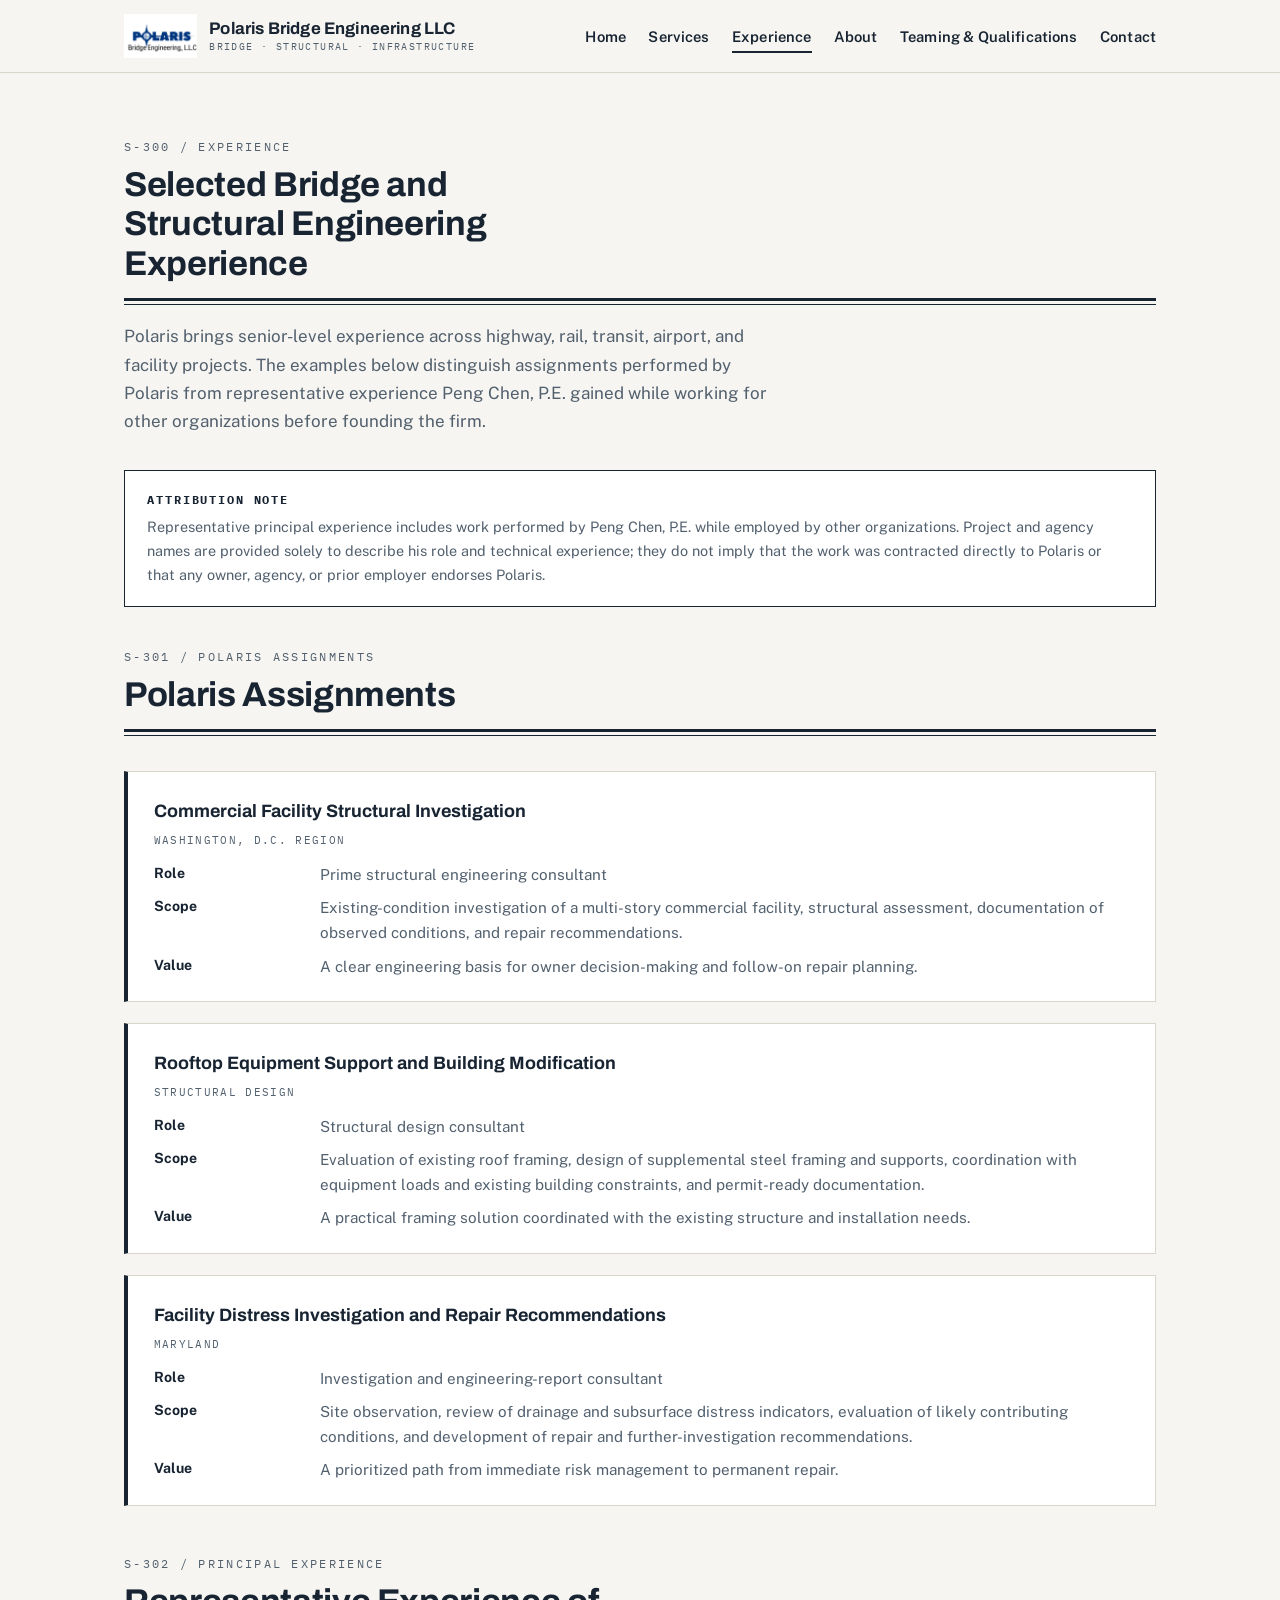
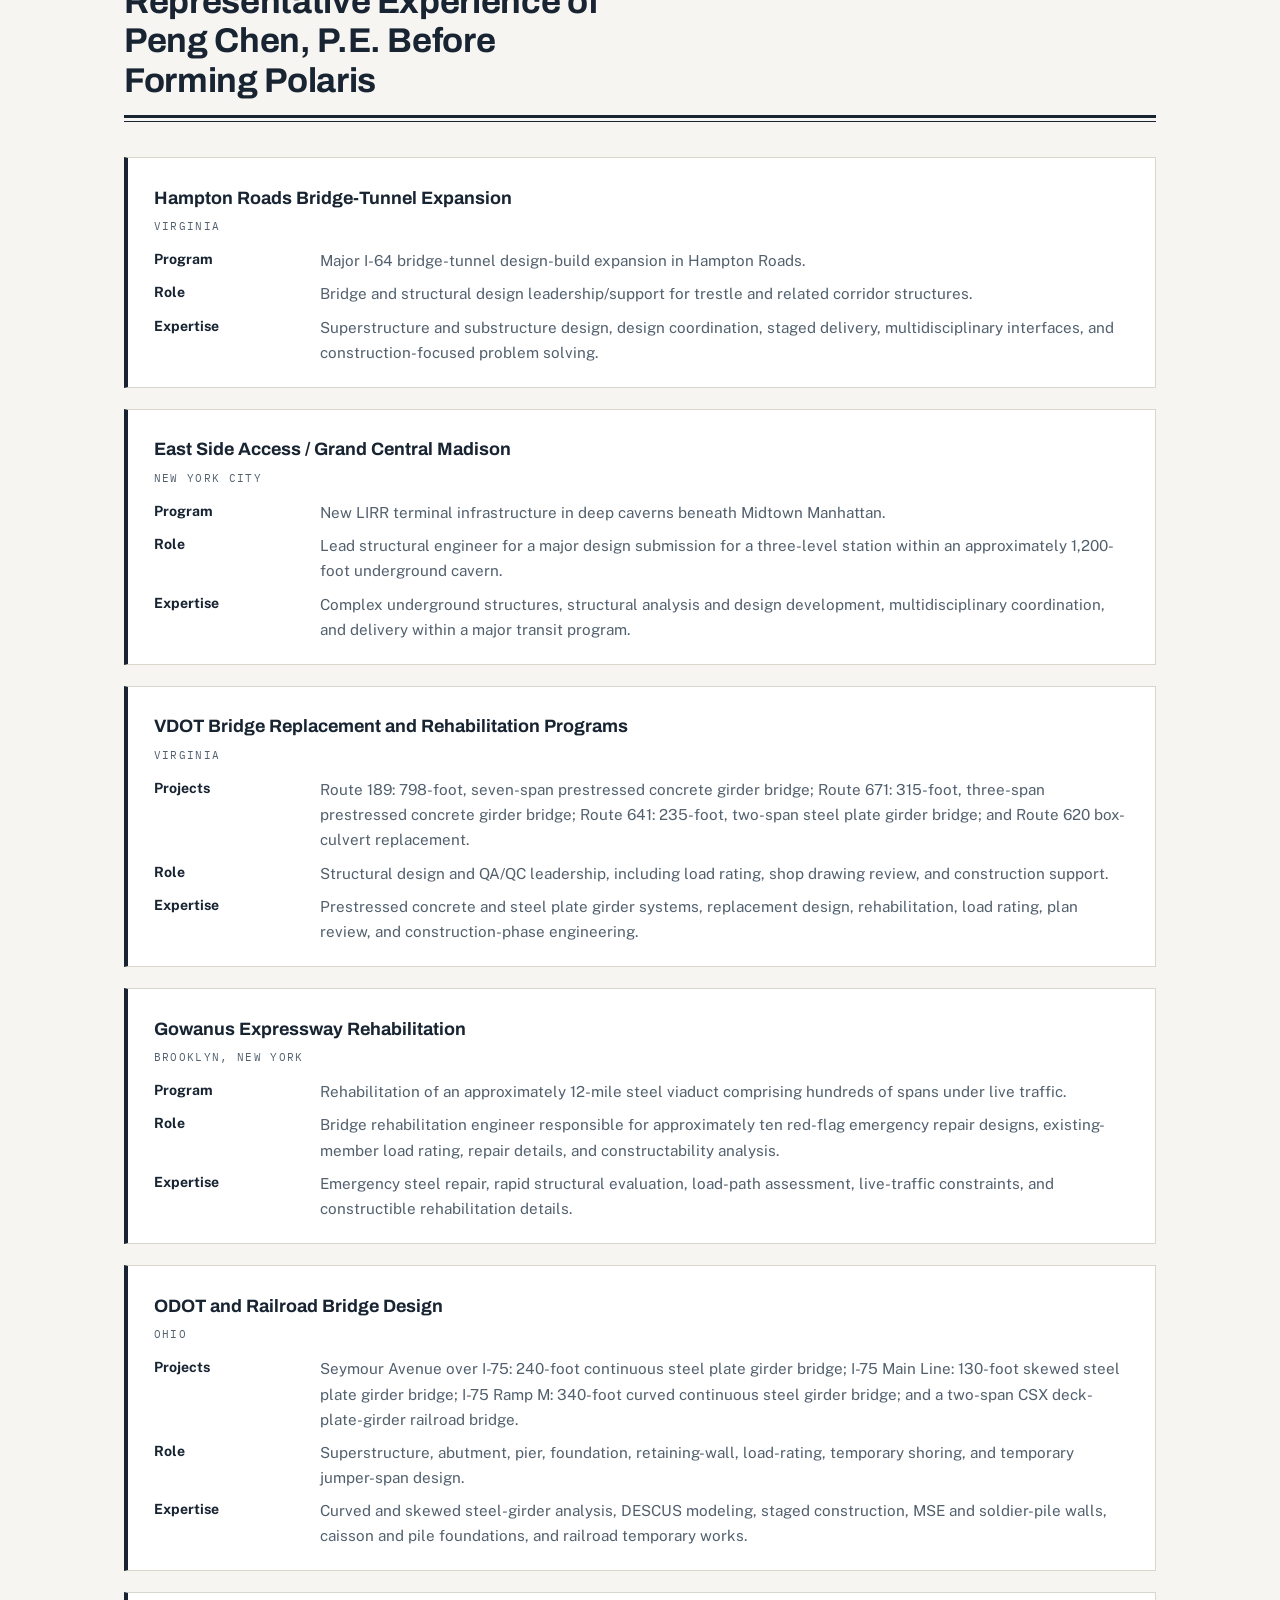
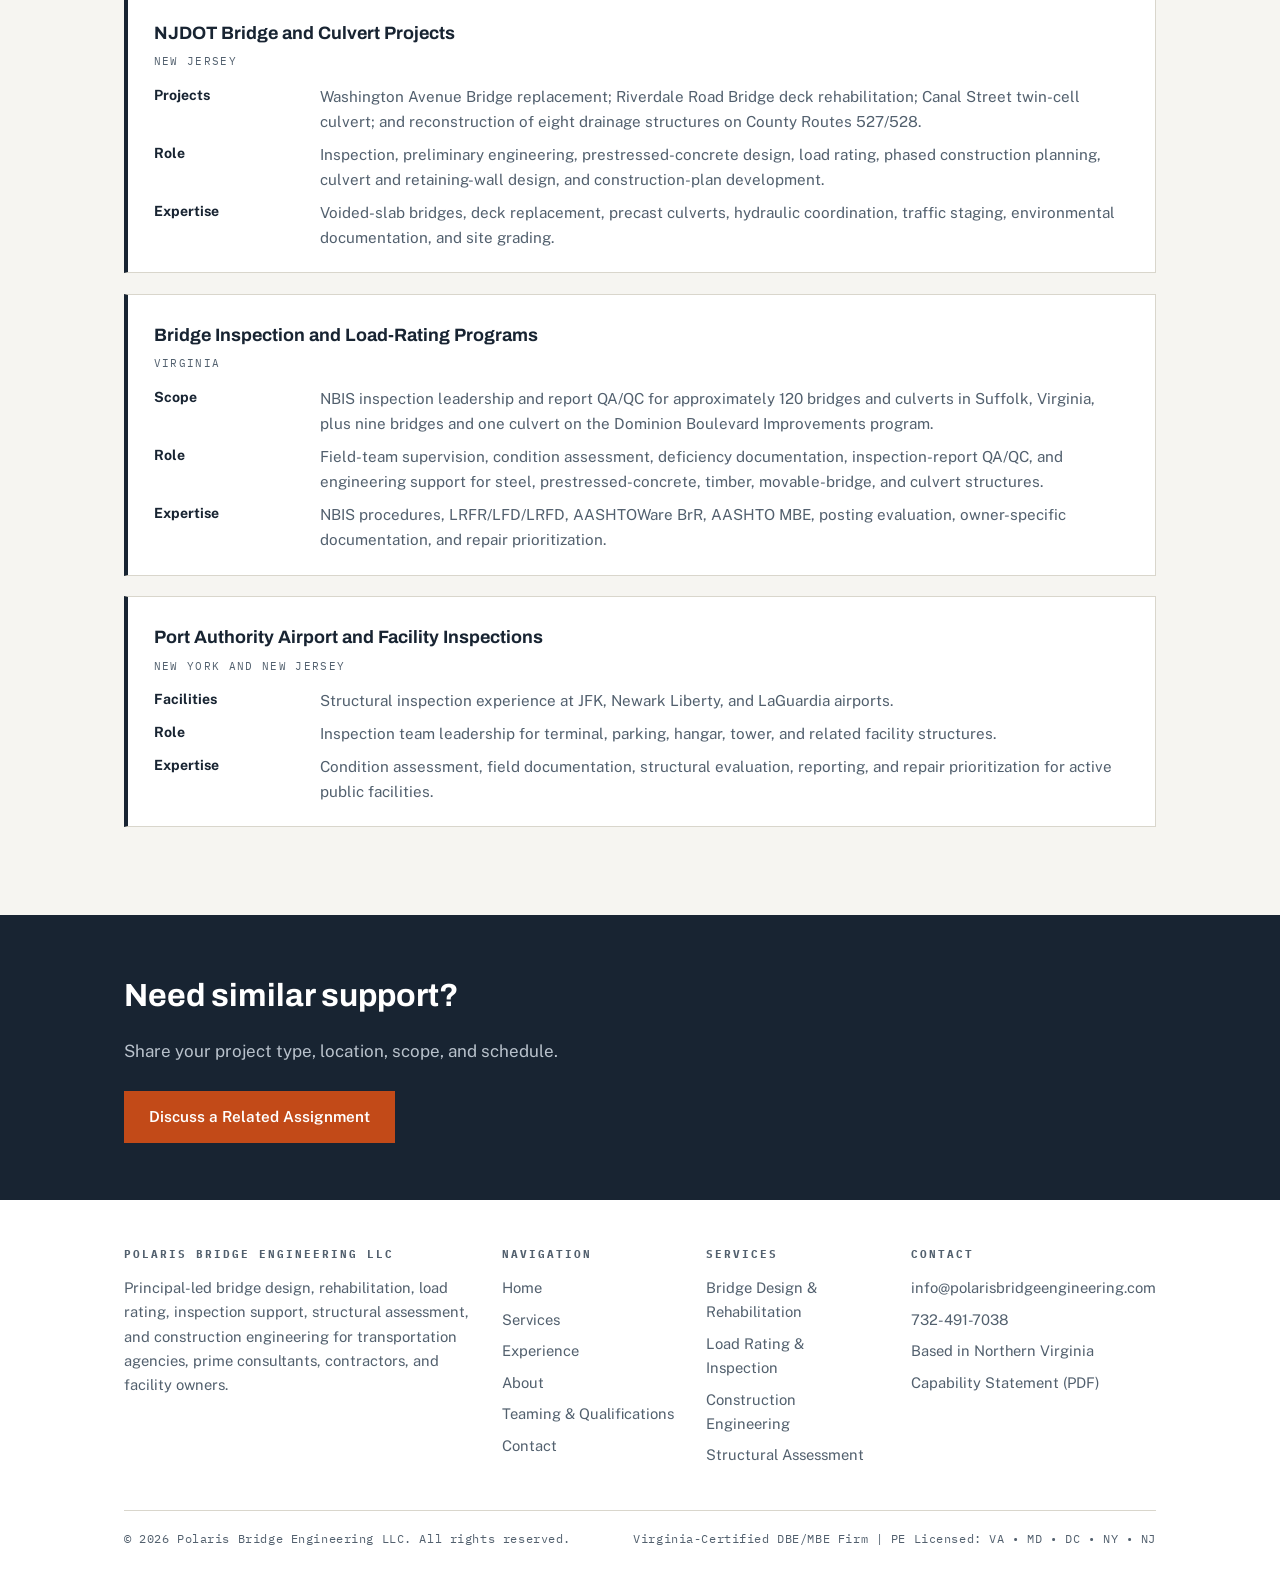
<file: experience.html>
<!DOCTYPE html>
<html lang="en">
<head>
<meta charset="UTF-8">
<meta name="viewport" content="width=device-width, initial-scale=1.0">
<title>Bridge &amp; Infrastructure Project Experience | Polaris</title>
<meta name="description" content="Representative highway, rail, transit, airport, load-rating, rehabilitation, and structural engineering experience of Polaris and principal Peng Chen, P.E.">
<link rel="canonical" href="https://www.polarisbridgeengineering.com/experience.html">
<meta property="og:type" content="website">
<meta property="og:site_name" content="Polaris Bridge Engineering LLC">
<meta property="og:title" content="Bridge &amp; Infrastructure Project Experience | Polaris">
<meta property="og:description" content="Representative highway, rail, transit, airport, load-rating, rehabilitation, and structural engineering experience of Polaris and principal Peng Chen, P.E.">
<meta property="og:url" content="https://www.polarisbridgeengineering.com/experience.html">
<meta property="og:image" content="https://www.polarisbridgeengineering.com/polaris_logo.png">
<link rel="preconnect" href="https://fonts.googleapis.com">
<link rel="preconnect" href="https://fonts.gstatic.com" crossorigin>
<link href="https://fonts.googleapis.com/css2?family=Archivo:wght@600;700&family=IBM+Plex+Mono:wght@400;500&family=Public+Sans:wght@400;600;700&display=swap" rel="stylesheet">
<link rel="stylesheet" href="style.css">
</head>
<body>

<header class="site-header">
  <div class="wrap">
    <a class="brand" href="index.html">
      <img src="polaris_logo.png" alt="Polaris Bridge Engineering LLC logo">
      <span class="brand-name">Polaris Bridge Engineering LLC
        <small>Bridge · Structural · Infrastructure</small>
      </span>
    </a>
    <input type="checkbox" id="nav-toggle" class="nav-toggle" aria-hidden="true">
    <label for="nav-toggle" class="nav-toggle-label" aria-label="Open menu">☰</label>
    <nav class="primary" aria-label="Primary">
      <ul>
        <li><a href="index.html">Home</a></li>
        <li><a href="services.html">Services</a></li>
        <li><a href="experience.html" aria-current="page">Experience</a></li>
        <li><a href="about.html">About</a></li>
        <li><a href="teaming.html">Teaming &amp; Qualifications</a></li>
        <li><a href="contact.html">Contact</a></li>
      </ul>
    </nav>
  </div>
</header>

<section class="block">
  <div class="wrap">
    <div class="sheet-head">
      <span class="sheet-code">S-300 / Experience</span>
      <h1>Selected Bridge and Structural Engineering Experience</h1>
      <hr class="sheet-rule">
      <p class="sub">Polaris brings senior-level experience across highway, rail, transit, airport, and facility projects. The examples below distinguish assignments performed by Polaris from representative experience Peng Chen, P.E. gained while working for other organizations before founding the firm.</p>
    </div>

    <div class="attribution">
      <strong>Attribution Note</strong>
      Representative principal experience includes work performed by Peng Chen, P.E. while employed by other organizations. Project and agency names are provided solely to describe his role and technical experience; they do not imply that the work was contracted directly to Polaris or that any owner, agency, or prior employer endorses Polaris.
    </div>

    <div class="sheet-head" style="margin-top:2.5rem;">
      <span class="sheet-code">S-301 / Polaris Assignments</span>
      <h2>Polaris Assignments</h2>
      <hr class="sheet-rule">
    </div>

    <article class="case">
      <h3>Commercial Facility Structural Investigation</h3>
      <p class="meta">Washington, D.C. Region</p>
      <dl>
        <dt>Role</dt><dd>Prime structural engineering consultant</dd>
        <dt>Scope</dt><dd>Existing-condition investigation of a multi-story commercial facility, structural assessment, documentation of observed conditions, and repair recommendations.</dd>
        <dt>Value</dt><dd>A clear engineering basis for owner decision-making and follow-on repair planning.</dd>
      </dl>
    </article>

    <article class="case">
      <h3>Rooftop Equipment Support and Building Modification</h3>
      <p class="meta">Structural Design</p>
      <dl>
        <dt>Role</dt><dd>Structural design consultant</dd>
        <dt>Scope</dt><dd>Evaluation of existing roof framing, design of supplemental steel framing and supports, coordination with equipment loads and existing building constraints, and permit-ready documentation.</dd>
        <dt>Value</dt><dd>A practical framing solution coordinated with the existing structure and installation needs.</dd>
      </dl>
    </article>

    <article class="case">
      <h3>Facility Distress Investigation and Repair Recommendations</h3>
      <p class="meta">Maryland</p>
      <dl>
        <dt>Role</dt><dd>Investigation and engineering-report consultant</dd>
        <dt>Scope</dt><dd>Site observation, review of drainage and subsurface distress indicators, evaluation of likely contributing conditions, and development of repair and further-investigation recommendations.</dd>
        <dt>Value</dt><dd>A prioritized path from immediate risk management to permanent repair.</dd>
      </dl>
    </article>

    <div class="sheet-head" style="margin-top:3rem;">
      <span class="sheet-code">S-302 / Principal Experience</span>
      <h2>Representative Experience of Peng Chen, P.E. Before Forming Polaris</h2>
      <hr class="sheet-rule">
    </div>

    <article class="case">
      <h3>Hampton Roads Bridge-Tunnel Expansion</h3>
      <p class="meta">Virginia</p>
      <dl>
        <dt>Program</dt><dd>Major I-64 bridge-tunnel design-build expansion in Hampton Roads.</dd>
        <dt>Role</dt><dd>Bridge and structural design leadership/support for trestle and related corridor structures.</dd>
        <dt>Expertise</dt><dd>Superstructure and substructure design, design coordination, staged delivery, multidisciplinary interfaces, and construction-focused problem solving.</dd>
      </dl>
    </article>

    <article class="case">
      <h3>East Side Access / Grand Central Madison</h3>
      <p class="meta">New York City</p>
      <dl>
        <dt>Program</dt><dd>New LIRR terminal infrastructure in deep caverns beneath Midtown Manhattan.</dd>
        <dt>Role</dt><dd>Lead structural engineer for a major design submission for a three-level station within an approximately 1,200-foot underground cavern.</dd>
        <dt>Expertise</dt><dd>Complex underground structures, structural analysis and design development, multidisciplinary coordination, and delivery within a major transit program.</dd>
      </dl>
    </article>

    <article class="case">
      <h3>VDOT Bridge Replacement and Rehabilitation Programs</h3>
      <p class="meta">Virginia</p>
      <dl>
        <dt>Projects</dt><dd>Route 189: 798-foot, seven-span prestressed concrete girder bridge; Route 671: 315-foot, three-span prestressed concrete girder bridge; Route 641: 235-foot, two-span steel plate girder bridge; and Route 620 box-culvert replacement.</dd>
        <dt>Role</dt><dd>Structural design and QA/QC leadership, including load rating, shop drawing review, and construction support.</dd>
        <dt>Expertise</dt><dd>Prestressed concrete and steel plate girder systems, replacement design, rehabilitation, load rating, plan review, and construction-phase engineering.</dd>
      </dl>
    </article>

    <article class="case">
      <h3>Gowanus Expressway Rehabilitation</h3>
      <p class="meta">Brooklyn, New York</p>
      <dl>
        <dt>Program</dt><dd>Rehabilitation of an approximately 12-mile steel viaduct comprising hundreds of spans under live traffic.</dd>
        <dt>Role</dt><dd>Bridge rehabilitation engineer responsible for approximately ten red-flag emergency repair designs, existing-member load rating, repair details, and constructability analysis.</dd>
        <dt>Expertise</dt><dd>Emergency steel repair, rapid structural evaluation, load-path assessment, live-traffic constraints, and constructible rehabilitation details.</dd>
      </dl>
    </article>

    <article class="case">
      <h3>ODOT and Railroad Bridge Design</h3>
      <p class="meta">Ohio</p>
      <dl>
        <dt>Projects</dt><dd>Seymour Avenue over I-75: 240-foot continuous steel plate girder bridge; I-75 Main Line: 130-foot skewed steel plate girder bridge; I-75 Ramp M: 340-foot curved continuous steel girder bridge; and a two-span CSX deck-plate-girder railroad bridge.</dd>
        <dt>Role</dt><dd>Superstructure, abutment, pier, foundation, retaining-wall, load-rating, temporary shoring, and temporary jumper-span design.</dd>
        <dt>Expertise</dt><dd>Curved and skewed steel-girder analysis, DESCUS modeling, staged construction, MSE and soldier-pile walls, caisson and pile foundations, and railroad temporary works.</dd>
      </dl>
    </article>

    <article class="case">
      <h3>NJDOT Bridge and Culvert Projects</h3>
      <p class="meta">New Jersey</p>
      <dl>
        <dt>Projects</dt><dd>Washington Avenue Bridge replacement; Riverdale Road Bridge deck rehabilitation; Canal Street twin-cell culvert; and reconstruction of eight drainage structures on County Routes 527/528.</dd>
        <dt>Role</dt><dd>Inspection, preliminary engineering, prestressed-concrete design, load rating, phased construction planning, culvert and retaining-wall design, and construction-plan development.</dd>
        <dt>Expertise</dt><dd>Voided-slab bridges, deck replacement, precast culverts, hydraulic coordination, traffic staging, environmental documentation, and site grading.</dd>
      </dl>
    </article>

    <article class="case">
      <h3>Bridge Inspection and Load-Rating Programs</h3>
      <p class="meta">Virginia</p>
      <dl>
        <dt>Scope</dt><dd>NBIS inspection leadership and report QA/QC for approximately 120 bridges and culverts in Suffolk, Virginia, plus nine bridges and one culvert on the Dominion Boulevard Improvements program.</dd>
        <dt>Role</dt><dd>Field-team supervision, condition assessment, deficiency documentation, inspection-report QA/QC, and engineering support for steel, prestressed-concrete, timber, movable-bridge, and culvert structures.</dd>
        <dt>Expertise</dt><dd>NBIS procedures, LRFR/LFD/LRFD, AASHTOWare BrR, AASHTO MBE, posting evaluation, owner-specific documentation, and repair prioritization.</dd>
      </dl>
    </article>

    <article class="case">
      <h3>Port Authority Airport and Facility Inspections</h3>
      <p class="meta">New York and New Jersey</p>
      <dl>
        <dt>Facilities</dt><dd>Structural inspection experience at JFK, Newark Liberty, and LaGuardia airports.</dd>
        <dt>Role</dt><dd>Inspection team leadership for terminal, parking, hangar, tower, and related facility structures.</dd>
        <dt>Expertise</dt><dd>Condition assessment, field documentation, structural evaluation, reporting, and repair prioritization for active public facilities.</dd>
      </dl>
    </article>
  </div>
</section>

<section class="cta-band">
  <div class="wrap">
    <h2>Need similar support?</h2>
    <p>Share your project type, location, scope, and schedule.</p>
    <div class="cta-row">
      <a class="btn btn-primary" href="contact.html">Discuss a Related Assignment</a>
    </div>
  </div>
</section>

<footer class="site-footer">
  <div class="wrap">
    <div class="footer-grid">
      <div>
        <h4>Polaris Bridge Engineering LLC</h4>
        <p>Principal-led bridge design, rehabilitation, load rating, inspection support, structural assessment, and construction engineering for transportation agencies, prime consultants, contractors, and facility owners.</p>
      </div>
      <div>
        <h4>Navigation</h4>
        <ul>
          <li><a href="index.html">Home</a></li>
          <li><a href="services.html">Services</a></li>
          <li><a href="experience.html">Experience</a></li>
          <li><a href="about.html">About</a></li>
          <li><a href="teaming.html">Teaming &amp; Qualifications</a></li>
          <li><a href="contact.html">Contact</a></li>
        </ul>
      </div>
      <div>
        <h4>Services</h4>
        <ul>
          <li><a href="services.html#design">Bridge Design &amp; Rehabilitation</a></li>
          <li><a href="services.html#rating">Load Rating &amp; Inspection</a></li>
          <li><a href="services.html#construction">Construction Engineering</a></li>
          <li><a href="services.html#assessment">Structural Assessment</a></li>
        </ul>
      </div>
      <div>
        <h4>Contact</h4>
        <ul>
          <li><a href="mailto:info@polarisbridgeengineering.com">info@polarisbridgeengineering.com</a></li>
          <li><a href="tel:+17324917038">732-491-7038</a></li>
          <li>Based in Northern Virginia</li>
          <li><a href="Polaris_Capability_Statement.pdf">Capability Statement (PDF)</a></li>
        </ul>
      </div>
    </div>
    <div class="footer-legal">
      <span>© 2026 Polaris Bridge Engineering LLC. All rights reserved.</span>
      <span>Virginia-Certified DBE/MBE Firm | PE Licensed: VA • MD • DC • NY • NJ</span>
    </div>
  </div>
</footer>

</body>
</html>
</file>
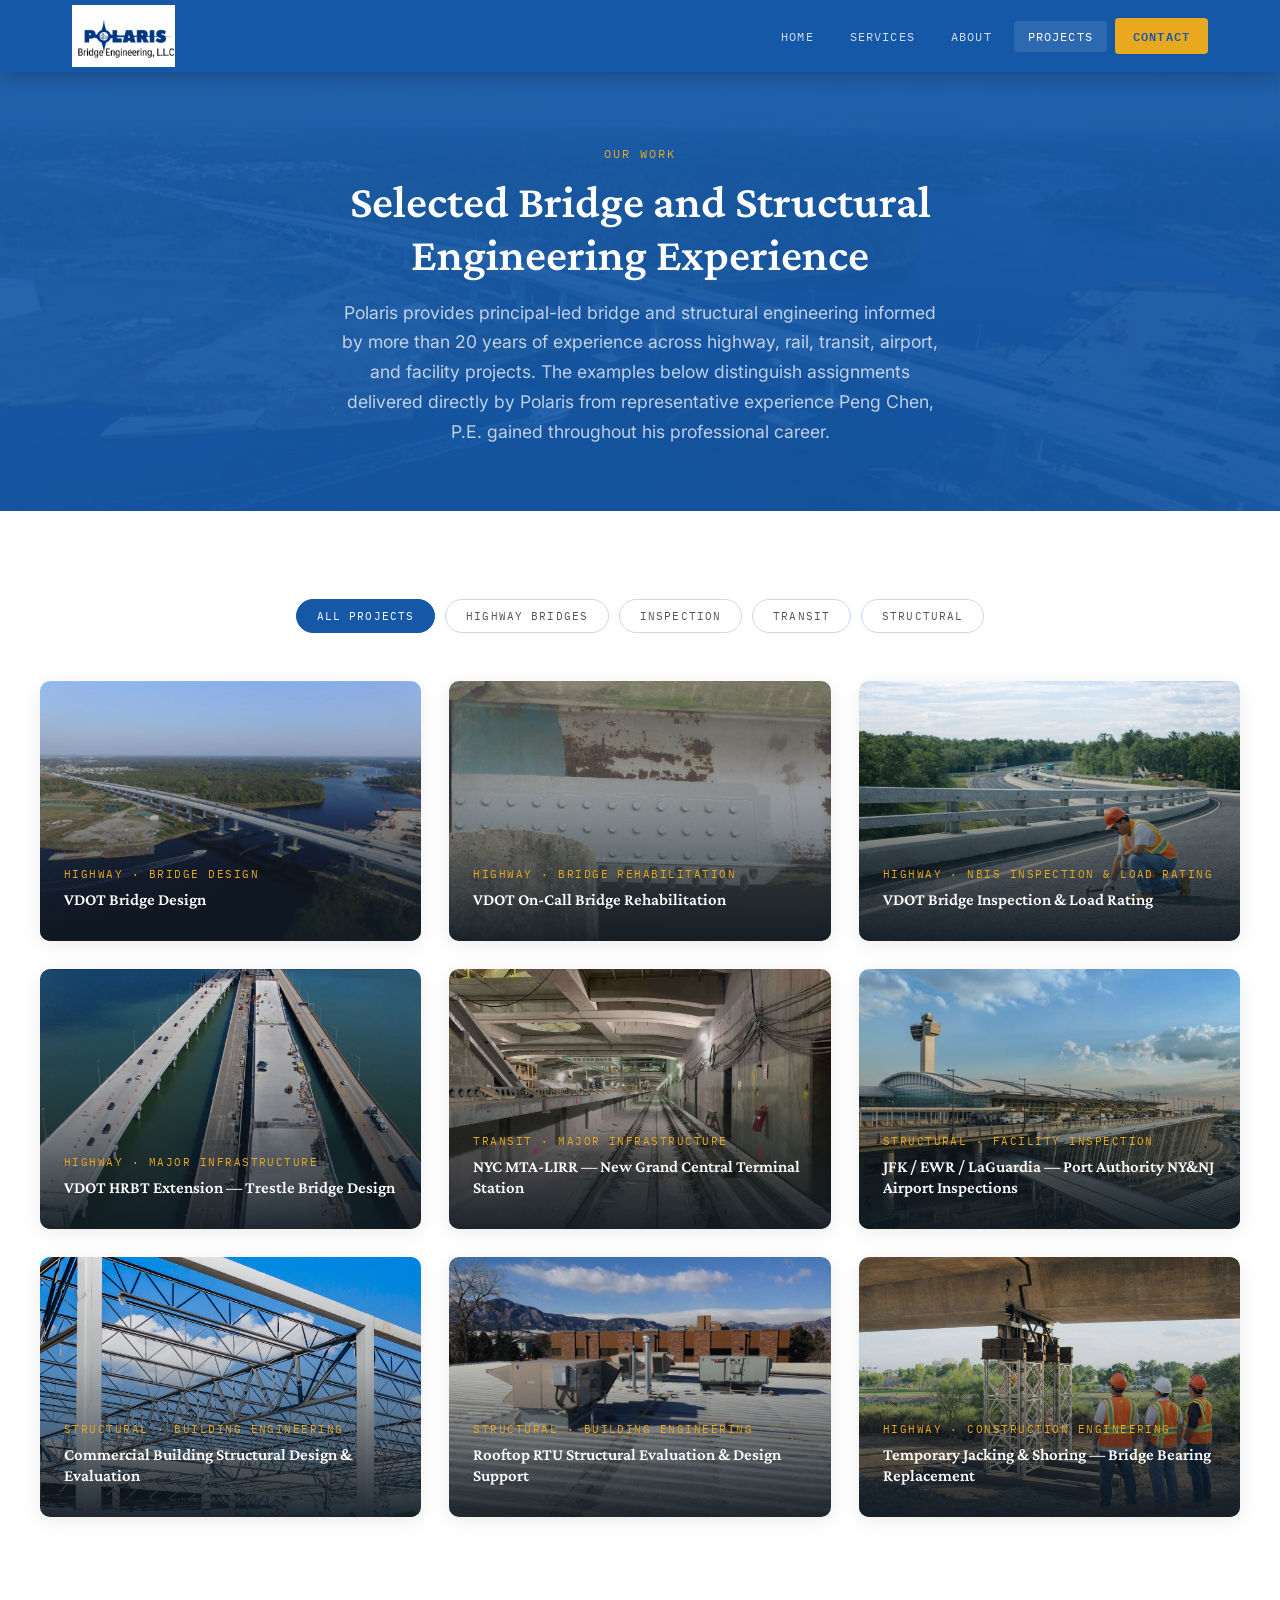
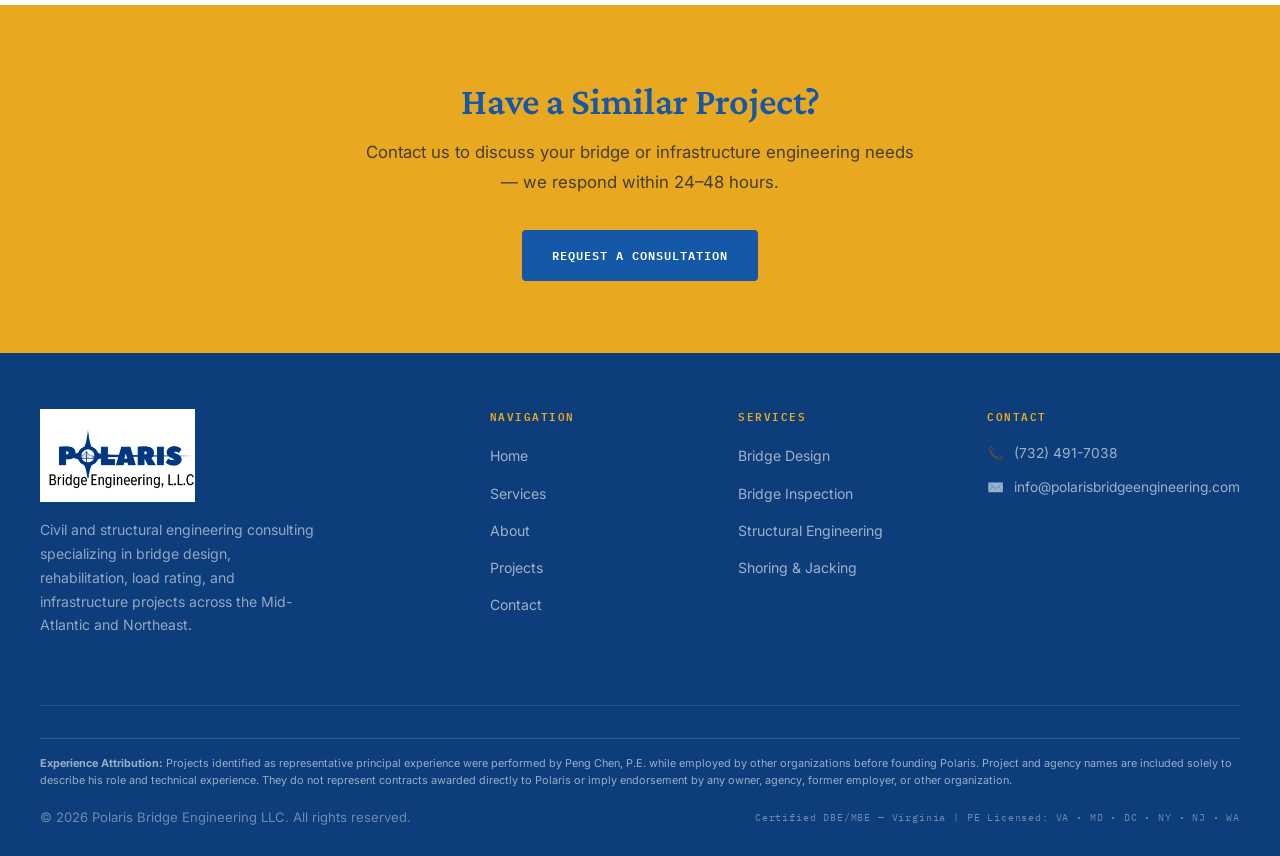
<file: projects.html>
<!DOCTYPE html>
<!-- POLARIS PROJECTS FINAL UPDATE 2026-07-18: all project-card badges removed; heading fixed to two lines. -->
<html lang="en">
<head>
<meta charset="utf-8"/>
<meta name="viewport" content="width=device-width, initial-scale=1.0"/>
<title>Bridge &amp; Structural Engineering Experience | Polaris Bridge Engineering</title>
<meta name="description" content="Explore selected bridge design, rehabilitation, inspection, load-rating, transit, airport, and structural engineering experience led by Peng Chen, P.E."/>
<link rel="preconnect" href="https://fonts.googleapis.com"/>
<link crossorigin="" href="https://fonts.gstatic.com"/>
<link href="https://fonts.googleapis.com/css2?family=IBM+Plex+Mono:wght@400;600&amp;family=Crimson+Pro:ital,wght@0,300;0,400;0,600;1,400&amp;family=Inter:wght@300;400;500;600&amp;display=swap" rel="stylesheet"/>
<link rel="stylesheet" href="styles.css"/>
<style>
.projects-grid {
  display: grid;
  grid-template-columns: repeat(auto-fill, minmax(340px, 1fr));
  gap: 28px;
}
.project-card { display: block; }
.project-card[data-cat] { transition: opacity 0.3s, transform 0.3s; }
.project-card.hidden { display: none; }

/* Final safeguard: never display legacy experience labels on project images. */
.experience-badge,
.project-card .experience-badge,
.experience-badge.polaris {
  display: none !important;
  visibility: hidden !important;
}

.page-hero h1 {
  max-width: 980px;
  margin-left: auto;
  margin-right: auto;
}

.page-hero-inner {
  max-width: 1000px;
}

.page-hero h1 {
  max-width: 800px;
  margin-left: auto;
  margin-right: auto;
  font-size: clamp(2.15rem, 3.6vw, 3.2rem);
  line-height: 1.15;
  white-space: normal;
}

.projects-intro {
  max-width: 880px;
  margin: 0 auto 24px;
  font-size: 1.05rem;
  line-height: 1.7;
}

.nav-logo img {
  width: auto;
  height: 62px;
  max-height: none;
}

.footer-logo img {
  width: 155px;
  height: auto;
  max-width: 100%;
}

.experience-disclaimer {
  margin: 32px 0 18px;
  padding-top: 16px;
  color: rgba(255, 255, 255, 0.58);
  border-top: 1px solid rgba(255, 255, 255, 0.14);
  font-size: 0.68rem;
  line-height: 1.55;
  text-align: left;
}

@media (max-width: 600px) {
  .projects-grid {
    grid-template-columns: 1fr;
  }

  .nav-logo img {
    height: 50px;
  }

  .footer-logo img {
    width: 135px;
  }
}
</style>
</head>
<body class="page-offset">

<!-- Navigation -->
<nav class="navbar">
  <div class="nav-container">
    <a href="index.html" class="nav-logo"><img src="polaris_logo.png" alt="Polaris Bridge Engineering LLC"/></a>
    <button class="nav-toggle" onclick="this.nextElementSibling.classList.toggle('open')" aria-label="Menu">☰</button>
    <ul class="nav-menu">
      <li><a href="index.html">Home</a></li>
      <li><a href="services.html">Services</a></li>
      <li><a href="about.html">About</a></li>
      <li><a href="projects.html" class="active">Projects</a></li>
      <li><a href="contact.html" class="nav-cta">Contact</a></li>
    </ul>
  </div>
</nav>

<!-- Page Hero -->
<section class="page-hero">
  <div class="page-hero-inner">
    <span class="page-hero-label">Our Work</span>
    <h1>Selected Bridge and Structural<br/>Engineering Experience</h1>
    <p class="projects-intro">Polaris provides principal-led bridge and structural engineering informed by more than 20 years of experience across highway, rail, transit, airport, and facility projects. The examples below distinguish assignments delivered directly by Polaris from representative experience Peng Chen, P.E. gained throughout his professional career.</p>
  </div>
</section>

<!-- Projects Section -->
<section class="section">
  <div class="section-inner">

    <!-- Filter Bar -->
    <div class="filter-bar">
      <button class="filter-btn active" onclick="filterProjects('all', this)">All Projects</button>
      <button class="filter-btn" onclick="filterProjects('highway', this)">Highway Bridges</button>
      <button class="filter-btn" onclick="filterProjects('inspection', this)">Inspection</button>
      <button class="filter-btn" onclick="filterProjects('transit', this)">Transit</button>
      <button class="filter-btn" onclick="filterProjects('structural', this)">Structural</button>
    </div>

    <div class="projects-grid" id="projects-grid">

      <!-- VDOT Bridge Design -->
      <div class="project-card" data-cat="highway">
        <img src="VDOT%20bridge_design%20Project.jpg" alt="VDOT Bridge Design"/>
        <div class="project-overlay">
          <span class="project-cat">Highway · Bridge Design</span>
          <h3>VDOT Bridge Design</h3>
          <p>New bridge design and replacement projects for VDOT — steel plate girder bridges, prestressed concrete girder bridges, abutments, piers, pile foundations, and culvert structures. Design developed in compliance with AASHTO LRFD and VDOT standards.</p>
        </div>
      </div>

      <!-- VDOT Bridge Rehabilitation -->
      <div class="project-card" data-cat="highway">
        <img src="VDOT%20On-Call%20bridge_rehab.jpg" alt="VDOT On-Call Bridge Rehabilitation"/>
        <div class="project-overlay">
          <span class="project-cat">Highway · Bridge Rehabilitation</span>
          <h3>VDOT On-Call Bridge Rehabilitation</h3>
          <p>On-call bridge rehabilitation design services for VDOT — bearing replacement, expansion joint replacement, deck rehabilitation, steel section repair, concrete patching, and full construction plan packages across multiple Virginia districts.</p>
        </div>
      </div>

      <!-- VDOT Bridge Inspection -->
      <div class="project-card" data-cat="inspection highway">
        <img src="VDOT%20bridge_inspection%20Project.jpg" alt="VDOT Bridge Inspection"/>
        <div class="project-overlay">
          <span class="project-cat">Highway · NBIS Inspection &amp; Load Rating</span>
          <h3>VDOT Bridge Inspection &amp; Load Rating</h3>
          <p>NBIS structural inspections and LRFR/LFR load rating analyses for VDOT bridges — steel, prestressed concrete, timber, and culvert structures. Includes load rating reports, condition assessments, and posting evaluations per AASHTO MBE using AASHTO BrR software.</p>
        </div>
      </div>

      <!-- VDOT HRBT -->
      <div class="project-card" data-cat="highway">
        <img src="VDOT%20HRBT%20Project%20Photo.jpg" alt="VDOT HRBT Extension Project"/>
        <div class="project-overlay">
          <span class="project-cat">Highway · Major Infrastructure</span>
          <h3>VDOT HRBT Extension — Trestle Bridge Design</h3>
          <p>3.5-mile new bridge-tunnel expansion parallel to the existing Hampton Roads Bridge-Tunnel on I-64. Trestle bridge superstructure and substructure design, sign structure design, and rehabilitation engineering along the 9-mile corridor.</p>
        </div>
      </div>

      <!-- NYC MTA-LIRR Grand Central -->
      <div class="project-card" data-cat="transit structural">
        <img src="NYC%20MTA-LIRR%20%E2%80%94%20New%20Grand%20Central%20Terminal%20Station%20Poject%20Photo.webp" alt="NYC MTA-LIRR New Grand Central Terminal Station"/>
        <div class="project-overlay">
          <span class="project-cat">Transit · Major Infrastructure</span>
          <h3>NYC MTA-LIRR — New Grand Central Terminal Station</h3>
          <p>Lead structural engineer for the 90% design submission of a new 3-level LIRR station in a 1,200 ft underground cavern beneath Midtown Manhattan (East Side Access, Contract CM012) — one of the largest transit infrastructure projects in U.S. history.</p>
        </div>
      </div>

      <!-- Airport Inspections -->
      <div class="project-card" data-cat="inspection structural">
        <img src="JFK%20EWR%20LaGuardia%20%E2%80%94%20Airport%20Terminal%20%26%20Parking%20Structure%20Inspection.jpg" alt="Port Authority Airport Inspection"/>
        <div class="project-overlay">
          <span class="project-cat">Structural · Facility Inspection</span>
          <h3>JFK / EWR / LaGuardia — Port Authority NY&amp;NJ Airport Inspections</h3>
          <p>Team leader for structural inspections at John F. Kennedy, Newark Liberty, and LaGuardia airports — terminal buildings, parking garages, hangars, high mast light towers, and port facility structures for the Port Authority of NY &amp; NJ.</p>
        </div>
      </div>

      <!-- Commercial Building -->
      <div class="project-card" data-cat="structural">
        <img src="Comercial%20Building%20Project_steel_joist_design%20check.jpg" alt="Commercial Building Structural Evaluation"/>
        <div class="project-overlay">
          <span class="project-cat">Structural · Building Engineering</span>
          <h3>Commercial Building Structural Design &amp; Evaluation</h3>
          <p>Structural design and evaluation of commercial building systems — framing assessments, condition surveys, code compliance reviews per IBC/AISC/ACI, and engineering reports with repair and remediation recommendations for building owners and facility managers.</p>
        </div>
      </div>

      <!-- Rooftop RTU -->
      <div class="project-card" data-cat="structural">
        <img src="Roof%20TOP%20RTU%20Engineering%20project.jpg" alt="Rooftop RTU Structural Engineering"/>
        <div class="project-overlay">
          <span class="project-cat">Structural · Building Engineering</span>
          <h3>Rooftop RTU Structural Evaluation &amp; Design Support</h3>
          <p>Structural evaluation and design for rooftop mechanical equipment support — RTU framing, steel dunnage design, existing roof framing capacity checks per ASCE-7, AISC, and IBC, with full stamped engineering drawings for permit submission.</p>
        </div>
      </div>

      <!-- Temporary Jacking / Bearing Replacement -->
      <div class="project-card" data-cat="highway structural">
        <img src="Temproary%20Bearing%20Replacment%20shoring_jacking.jpg" alt="Temporary Jacking Bridge Design"/>
        <div class="project-overlay">
          <span class="project-cat">Highway · Construction Engineering</span>
          <h3>Temporary Jacking &amp; Shoring — Bridge Bearing Replacement</h3>
          <p>Specialized temporary works design for bridge bearing replacement operations — jack and blocking plans, temporary shoring design, staged construction sequencing, and load path analysis to safely support bridge superstructures during bearing removal and installation.</p>
        </div>
      </div>

    </div><!-- /projects-grid -->
  </div>
</section>

<!-- CTA -->
<section class="cta-banner">
  <h2>Have a Similar Project?</h2>
  <p>Contact us to discuss your bridge or infrastructure engineering needs — we respond within 24–48 hours.</p>
  <a href="contact.html" class="btn btn-primary">Request a Consultation</a>
</section>

<!-- Footer -->
<footer class="footer">
  <div class="footer-inner">
    <div class="footer-grid">
      <div>
        <div class="footer-logo"><img src="polaris_logo.png" alt="Polaris Bridge Engineering"/></div>
        <p class="footer-desc">Civil and structural engineering consulting specializing in bridge design, rehabilitation, load rating, and infrastructure projects across the Mid-Atlantic and Northeast.</p>
      </div>
      <div class="footer-col">
        <h4>Navigation</h4>
        <ul>
          <li><a href="index.html">Home</a></li>
          <li><a href="services.html">Services</a></li>
          <li><a href="about.html">About</a></li>
          <li><a href="projects.html">Projects</a></li>
          <li><a href="contact.html">Contact</a></li>
        </ul>
      </div>
      <div class="footer-col">
        <h4>Services</h4>
        <ul>
          <li><a href="services.html#bridge">Bridge Design</a></li>
          <li><a href="services.html#inspection">Bridge Inspection</a></li>
          <li><a href="services.html#structural">Structural Engineering</a></li>
          <li><a href="services.html#construction">Shoring &amp; Jacking</a></li>
        </ul>
      </div>
      <div class="footer-col">
        <h4>Contact</h4>
        <div class="footer-contact-item">📞 <a href="tel:7324917038">(732) 491-7038</a></div>
        <div class="footer-contact-item">✉️ <a href="mailto:info@polarisbridgeengineering.com">info@polarisbridgeengineering.com</a></div>
      </div>
    </div>
    <p class="experience-disclaimer"><strong>Experience Attribution:</strong> Projects identified as representative principal experience were performed by Peng Chen, P.E. while employed by other organizations before founding Polaris. Project and agency names are included solely to describe his role and technical experience. They do not represent contracts awarded directly to Polaris or imply endorsement by any owner, agency, former employer, or other organization.</p>
    <div class="footer-bottom">
      <p class="footer-copyright">© 2026 Polaris Bridge Engineering LLC. All rights reserved.</p>
      <span class="footer-certs">Certified DBE/MBE — Virginia | PE Licensed: VA • MD • DC • NY • NJ • WA</span>
    </div>
  </div>
</footer>

<script>
function filterProjects(cat, btn) {
  document.querySelectorAll('.filter-btn').forEach(b => b.classList.remove('active'));
  btn.classList.add('active');
  document.querySelectorAll('.project-card').forEach(card => {
    const cats = card.dataset.cat || '';
    if (cat === 'all' || cats.includes(cat)) {
      card.classList.remove('hidden');
    } else {
      card.classList.add('hidden');
    }
  });
}
</script>

</body>
</html>
</file>
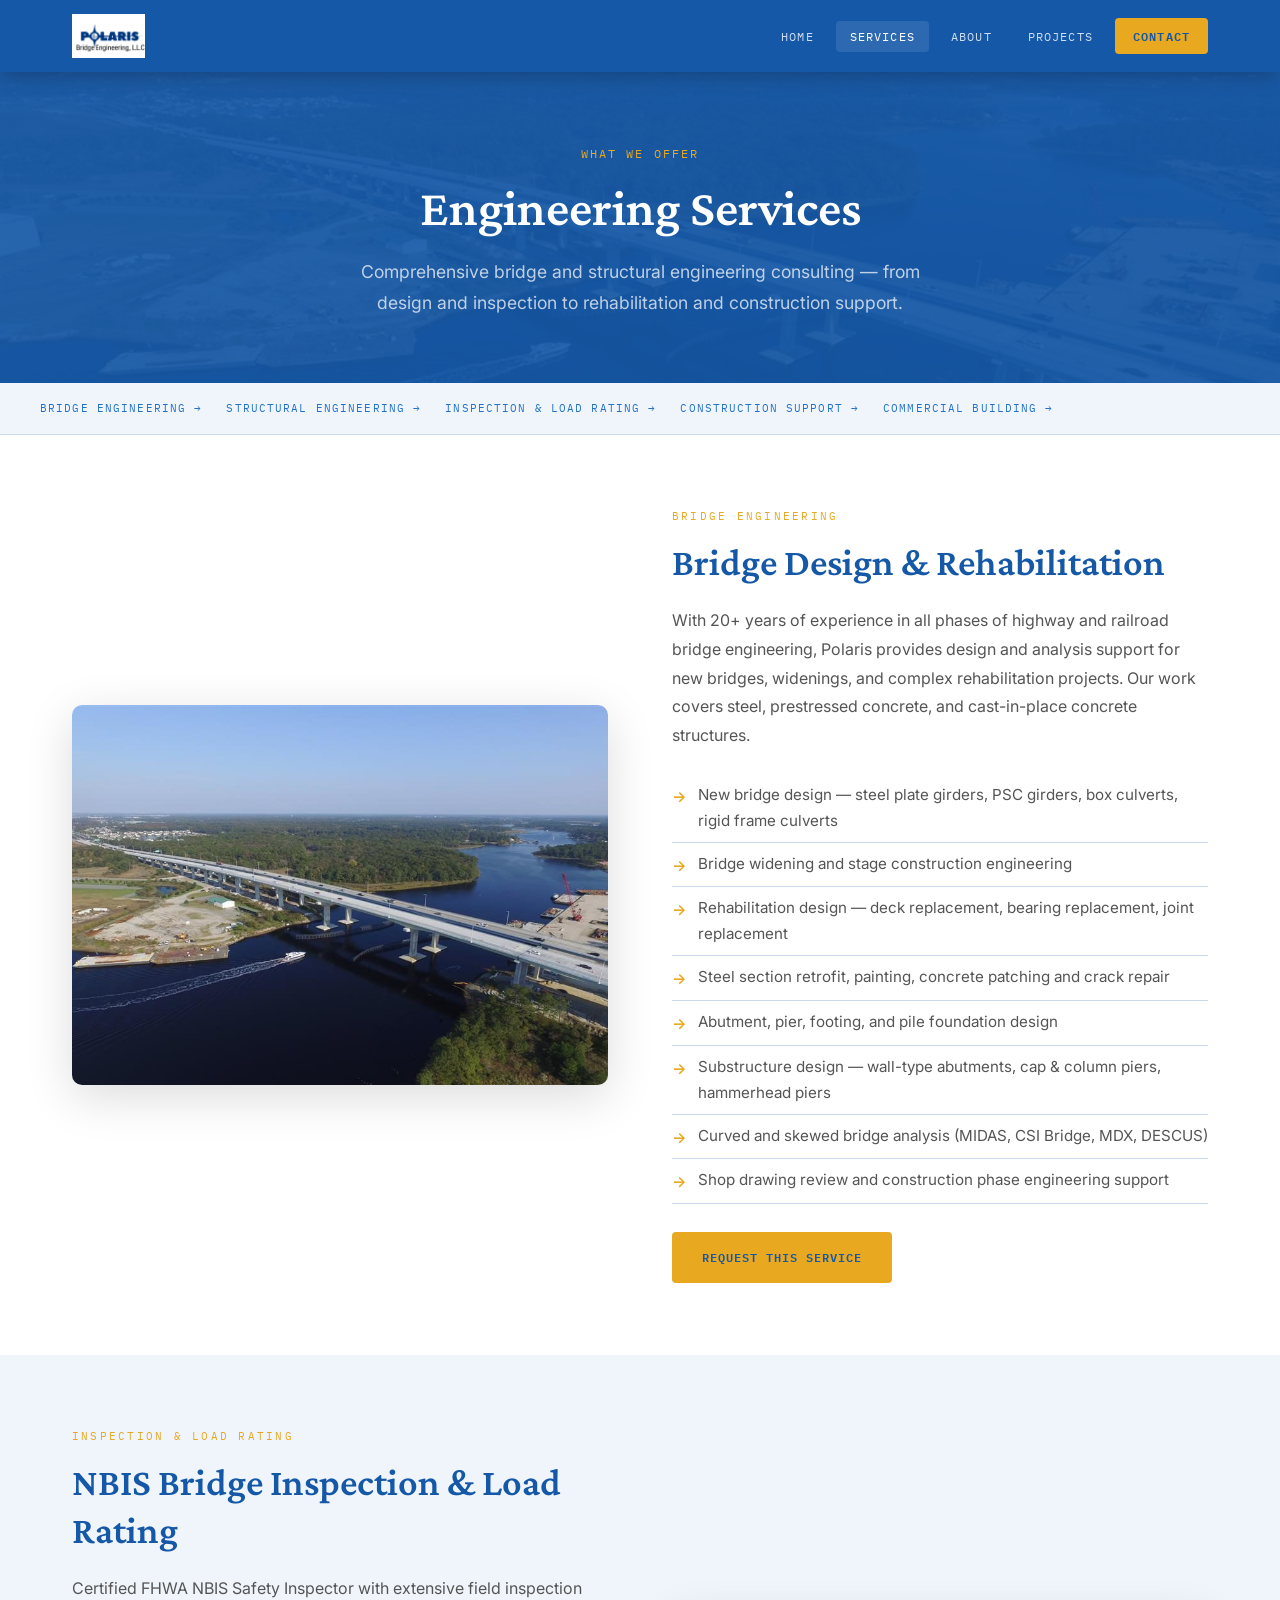
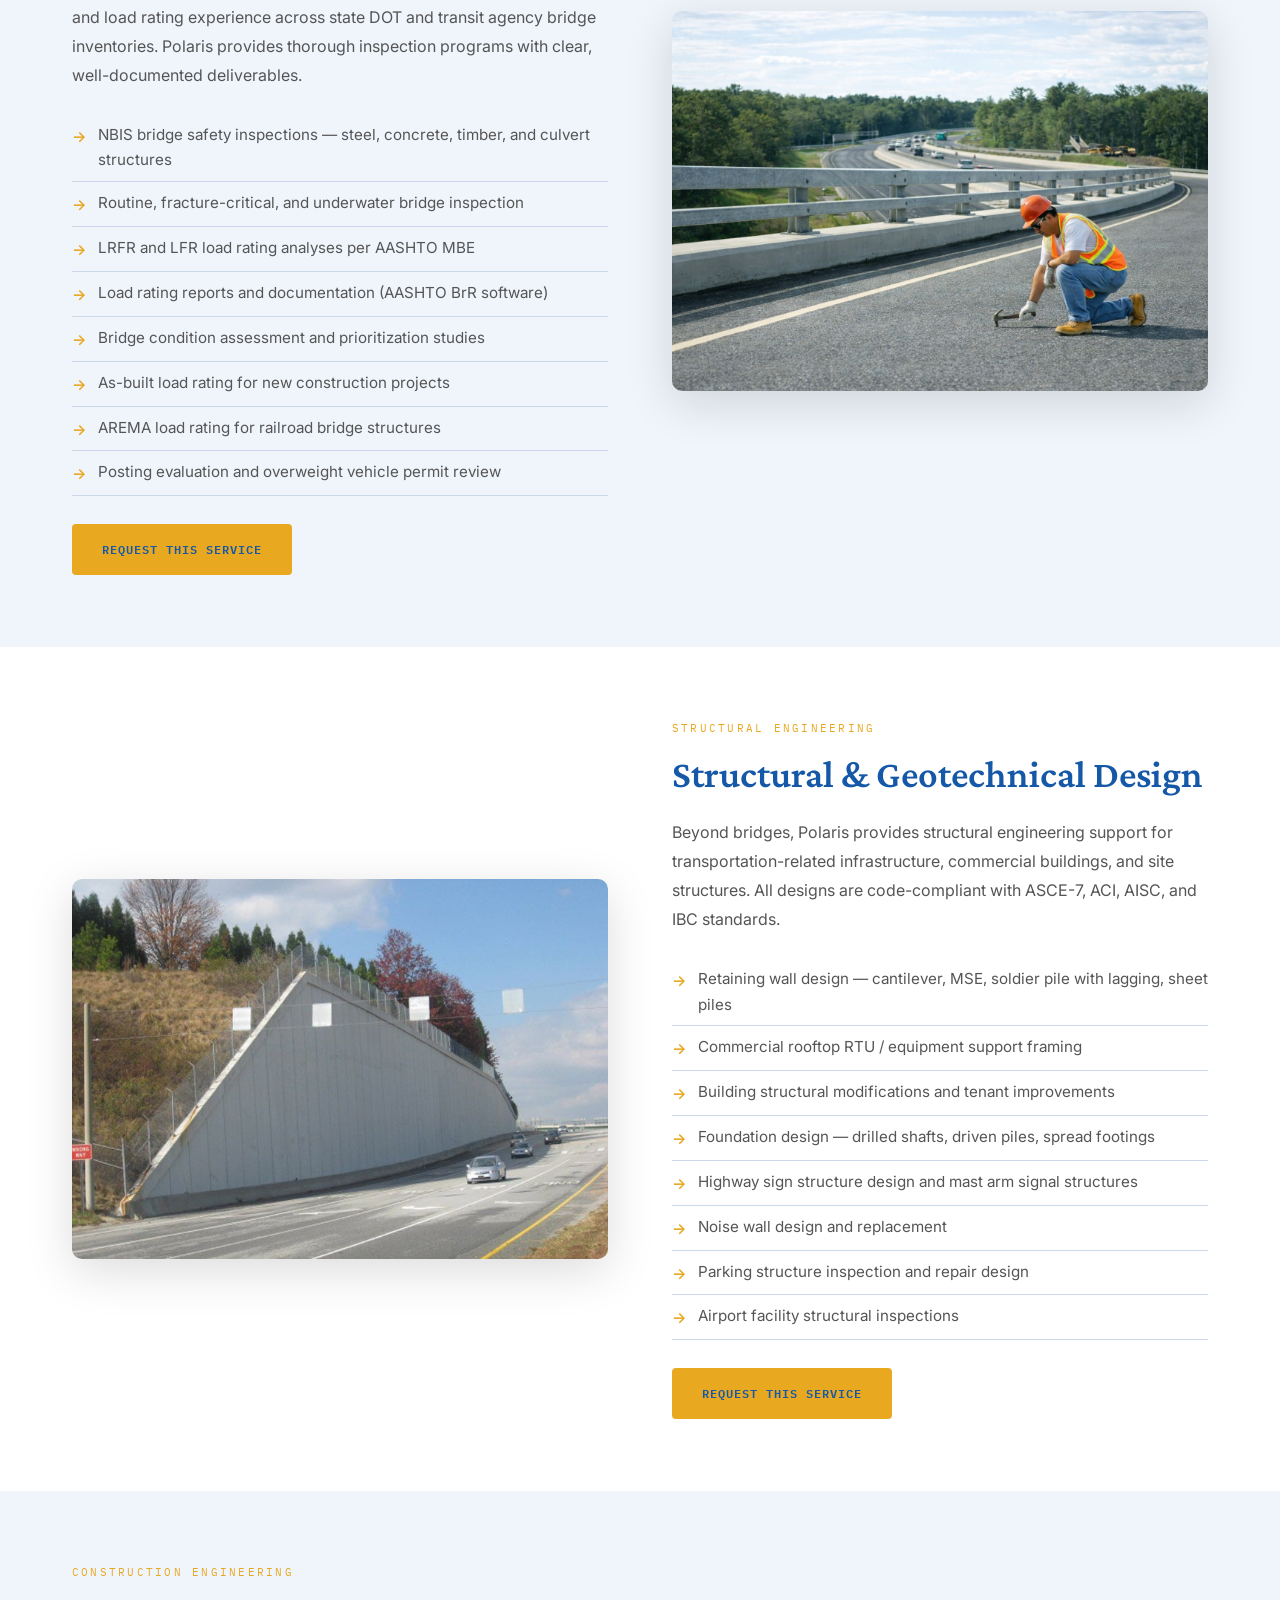
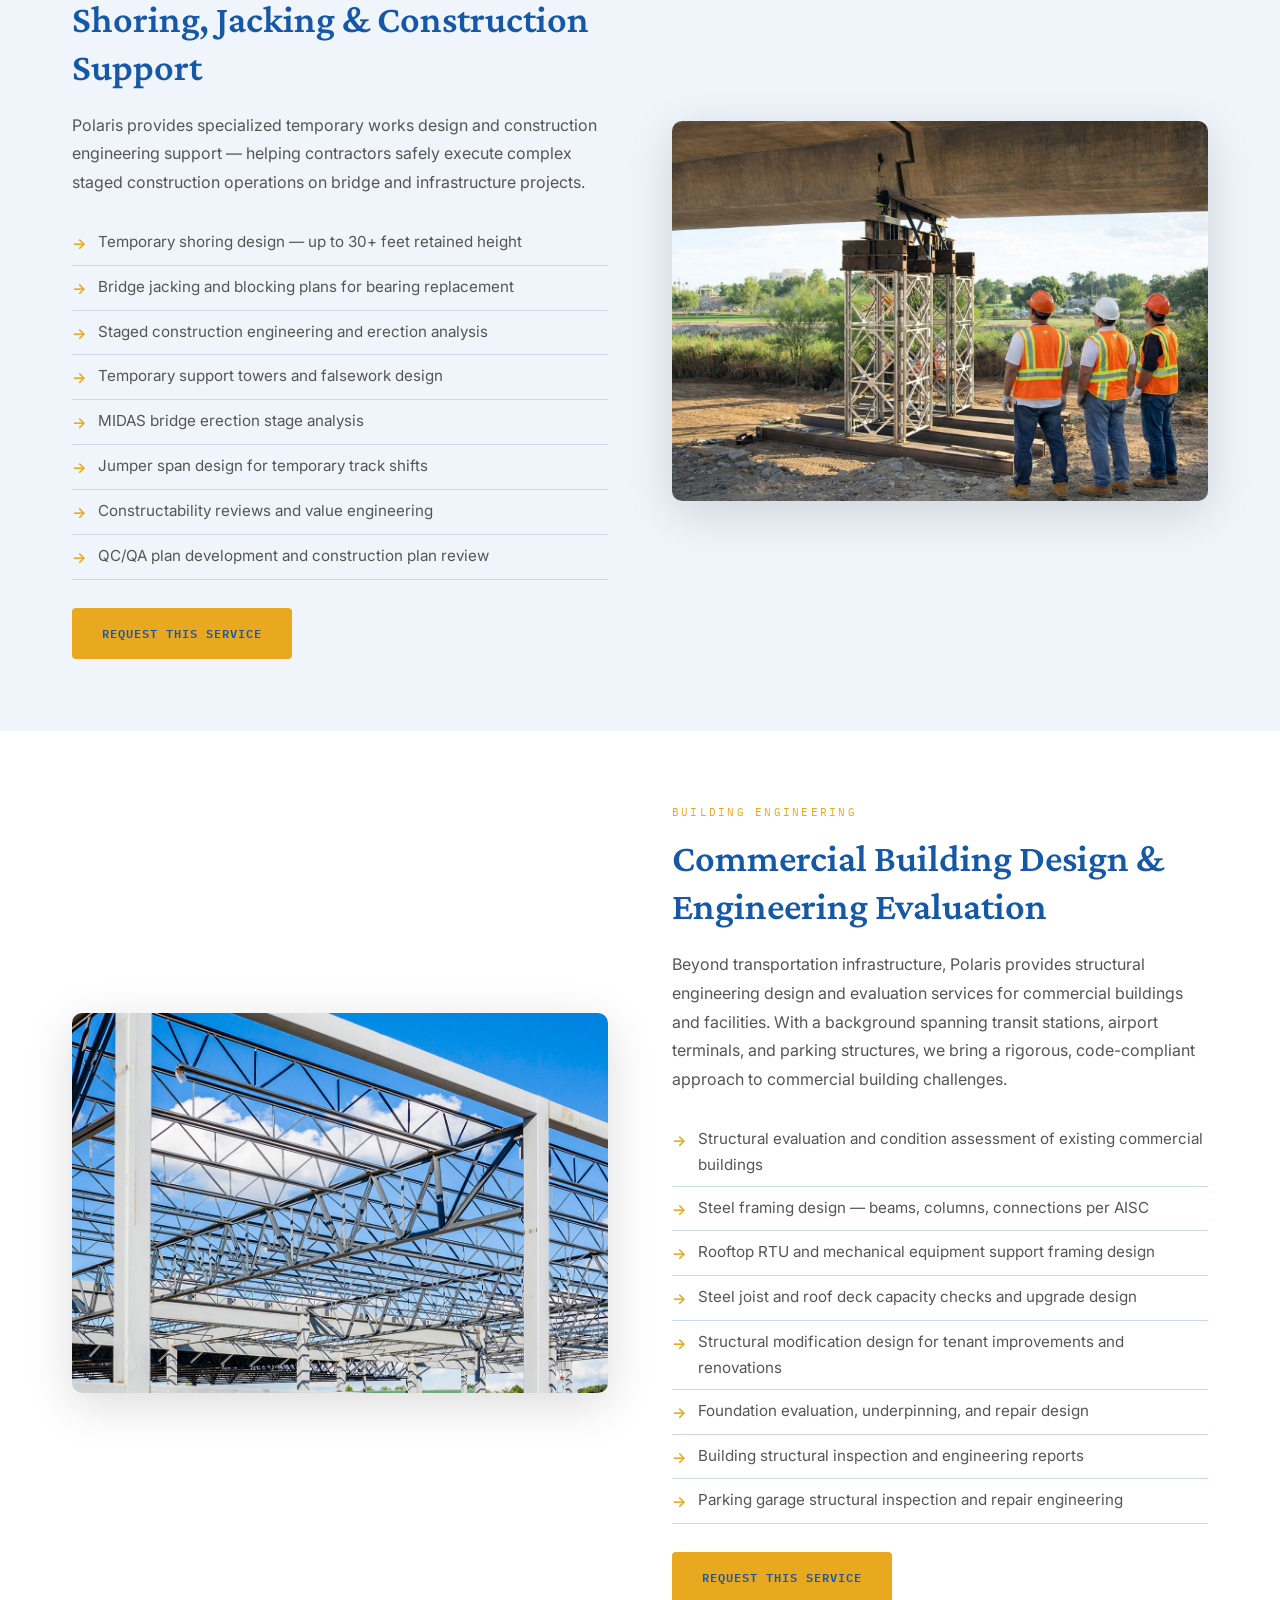
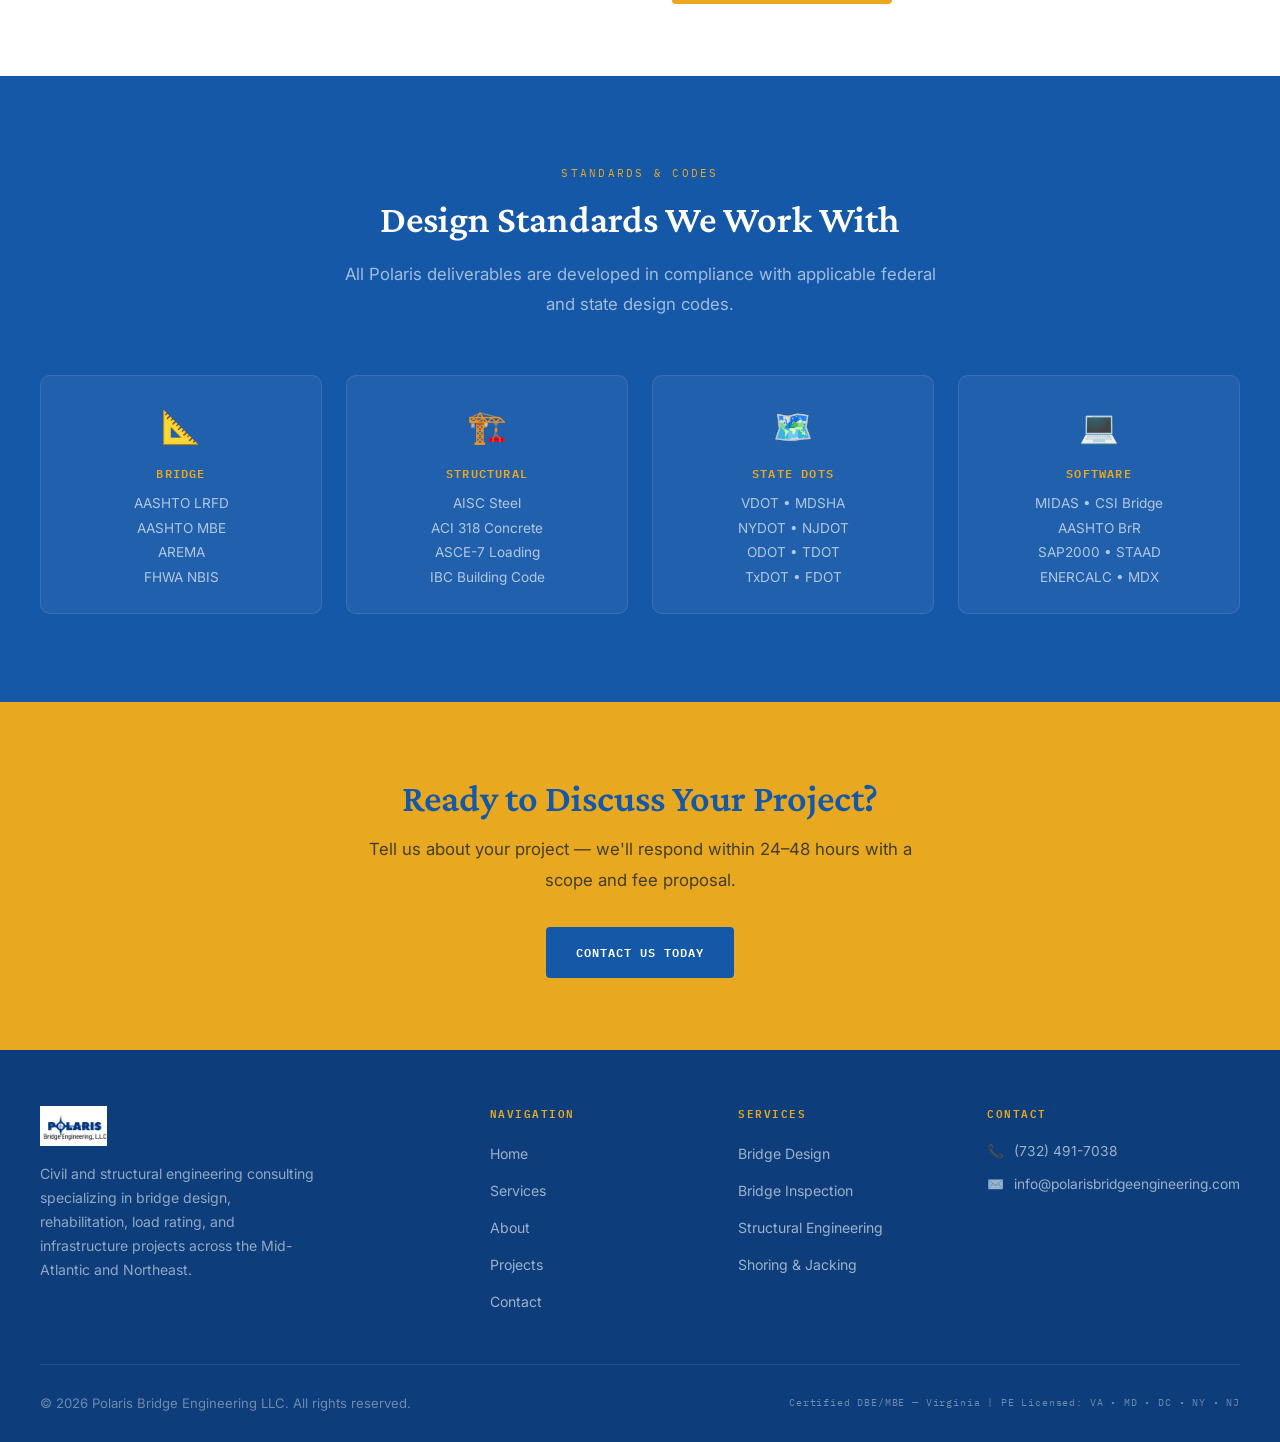
<file: services.html>
<!DOCTYPE html>
<html lang="en">
<head>
<meta charset="utf-8"/>
<meta name="viewport" content="width=device-width, initial-scale=1.0"/>
<title>Services | Polaris Bridge Engineering LLC</title>
<meta name="description" content="Bridge design, rehabilitation, load rating, NBIS inspection, structural engineering, retaining walls, shoring and construction support services."/>
<link rel="preconnect" href="https://fonts.googleapis.com"/>
<link crossorigin="" href="https://fonts.gstatic.com"/>
<link href="https://fonts.googleapis.com/css2?family=IBM+Plex+Mono:wght@400;600&family=Crimson+Pro:ital,wght@0,300;0,400;0,600;1,400&family=Inter:wght@300;400;500;600&display=swap" rel="stylesheet"/>
<link rel="stylesheet" href="styles.css"/>
</head>
<body class="page-offset">

<!-- Navigation -->
<nav class="navbar">
  <div class="nav-container">
    <a href="index.html" class="nav-logo"><img src="polaris_logo.png" alt="Polaris Bridge Engineering LLC"/></a>
    <button class="nav-toggle" onclick="this.nextElementSibling.classList.toggle('open')" aria-label="Menu">☰</button>
    <ul class="nav-menu">
      <li><a href="index.html">Home</a></li>
      <li><a href="services.html" class="active">Services</a></li>
      <li><a href="about.html">About</a></li>
      <li><a href="projects.html">Projects</a></li>
      <li><a href="contact.html" class="nav-cta">Contact</a></li>
    </ul>
  </div>
</nav>

<!-- Page Hero -->
<section class="page-hero">
  <div class="page-hero-inner">
    <span class="page-hero-label">What We Offer</span>
    <h1>Engineering Services</h1>
    <p>Comprehensive bridge and structural engineering consulting — from design and inspection to rehabilitation and construction support.</p>
  </div>
</section>

<!-- Quick Nav -->
<div style="background:var(--light);border-bottom:1px solid var(--border);padding:16px 32px;">
  <div style="max-width:1200px;margin:0 auto;display:flex;gap:24px;flex-wrap:wrap;">
    <a href="#bridge" style="font-family:'IBM Plex Mono',monospace;font-size:0.7rem;letter-spacing:0.1em;text-transform:uppercase;color:var(--secondary);transition:color 0.2s;" onmouseover="this.style.color='var(--accent)'" onmouseout="this.style.color='var(--secondary)'">Bridge Engineering →</a>
    <a href="#structural" style="font-family:'IBM Plex Mono',monospace;font-size:0.7rem;letter-spacing:0.1em;text-transform:uppercase;color:var(--secondary);transition:color 0.2s;" onmouseover="this.style.color='var(--accent)'" onmouseout="this.style.color='var(--secondary)'">Structural Engineering →</a>
    <a href="#inspection" style="font-family:'IBM Plex Mono',monospace;font-size:0.7rem;letter-spacing:0.1em;text-transform:uppercase;color:var(--secondary);transition:color 0.2s;" onmouseover="this.style.color='var(--accent)'" onmouseout="this.style.color='var(--secondary)'">Inspection &amp; Load Rating →</a>
    <a href="#construction" style="font-family:'IBM Plex Mono',monospace;font-size:0.7rem;letter-spacing:0.1em;text-transform:uppercase;color:var(--secondary);transition:color 0.2s;" onmouseover="this.style.color='var(--accent)'" onmouseout="this.style.color='var(--secondary)'">Construction Support →</a>
    <a href="#commercial" style="font-family:'IBM Plex Mono',monospace;font-size:0.7rem;letter-spacing:0.1em;text-transform:uppercase;color:var(--secondary);transition:color 0.2s;" onmouseover="this.style.color='var(--accent)'" onmouseout="this.style.color='var(--secondary)'">Commercial Building →</a>
  </div>
</div>

<!-- Bridge Engineering -->
<div id="bridge" class="service-block">
  <img src="bridge_design.jpg" alt="Bridge Design" class="service-block-img"/>
  <div class="service-block-content">
    <span class="section-label">Bridge Engineering</span>
    <h2>Bridge Design &amp; Rehabilitation</h2>
    <p>With 20+ years of experience in all phases of highway and railroad bridge engineering, Polaris provides design and analysis support for new bridges, widenings, and complex rehabilitation projects. Our work covers steel, prestressed concrete, and cast-in-place concrete structures.</p>
    <ul class="service-list">
      <li>New bridge design — steel plate girders, PSC girders, box culverts, rigid frame culverts</li>
      <li>Bridge widening and stage construction engineering</li>
      <li>Rehabilitation design — deck replacement, bearing replacement, joint replacement</li>
      <li>Steel section retrofit, painting, concrete patching and crack repair</li>
      <li>Abutment, pier, footing, and pile foundation design</li>
      <li>Substructure design — wall-type abutments, cap &amp; column piers, hammerhead piers</li>
      <li>Curved and skewed bridge analysis (MIDAS, CSI Bridge, MDX, DESCUS)</li>
      <li>Shop drawing review and construction phase engineering support</li>
    </ul>
    <a href="contact.html" class="btn btn-primary">Request This Service</a>
  </div>
</div>

<div style="background:var(--light);">
<!-- Inspection & Load Rating -->
<div id="inspection" class="service-block" style="background:var(--light);">
  <div class="service-block-content">
    <span class="section-label">Inspection &amp; Load Rating</span>
    <h2>NBIS Bridge Inspection &amp; Load Rating</h2>
    <p>Certified FHWA NBIS Safety Inspector with extensive field inspection and load rating experience across state DOT and transit agency bridge inventories. Polaris provides thorough inspection programs with clear, well-documented deliverables.</p>
    <ul class="service-list">
      <li>NBIS bridge safety inspections — steel, concrete, timber, and culvert structures</li>
      <li>Routine, fracture-critical, and underwater bridge inspection</li>
      <li>LRFR and LFR load rating analyses per AASHTO MBE</li>
      <li>Load rating reports and documentation (AASHTO BrR software)</li>
      <li>Bridge condition assessment and prioritization studies</li>
      <li>As-built load rating for new construction projects</li>
      <li>AREMA load rating for railroad bridge structures</li>
      <li>Posting evaluation and overweight vehicle permit review</li>
    </ul>
    <a href="contact.html" class="btn btn-primary">Request This Service</a>
  </div>
  <img src="bridge_inspection.jpg" alt="Bridge Inspection" class="service-block-img"/>
</div>
</div>

<!-- Structural Engineering -->
<div id="structural" class="service-block">
  <img src="retaining_wall.jpg" alt="Retaining Wall Design" class="service-block-img"/>
  <div class="service-block-content">
    <span class="section-label">Structural Engineering</span>
    <h2>Structural &amp; Geotechnical Design</h2>
    <p>Beyond bridges, Polaris provides structural engineering support for transportation-related infrastructure, commercial buildings, and site structures. All designs are code-compliant with ASCE-7, ACI, AISC, and IBC standards.</p>
    <ul class="service-list">
      <li>Retaining wall design — cantilever, MSE, soldier pile with lagging, sheet piles</li>
      <li>Commercial rooftop RTU / equipment support framing</li>
      <li>Building structural modifications and tenant improvements</li>
      <li>Foundation design — drilled shafts, driven piles, spread footings</li>
      <li>Highway sign structure design and mast arm signal structures</li>
      <li>Noise wall design and replacement</li>
      <li>Parking structure inspection and repair design</li>
      <li>Airport facility structural inspections</li>
    </ul>
    <a href="contact.html" class="btn btn-primary">Request This Service</a>
  </div>
</div>

<div style="background:var(--light);">
<!-- Construction Support -->
<div id="construction" class="service-block" style="background:var(--light);">
  <div class="service-block-content">
    <span class="section-label">Construction Engineering</span>
    <h2>Shoring, Jacking &amp; Construction Support</h2>
    <p>Polaris provides specialized temporary works design and construction engineering support — helping contractors safely execute complex staged construction operations on bridge and infrastructure projects.</p>
    <ul class="service-list">
      <li>Temporary shoring design — up to 30+ feet retained height</li>
      <li>Bridge jacking and blocking plans for bearing replacement</li>
      <li>Staged construction engineering and erection analysis</li>
      <li>Temporary support towers and falsework design</li>
      <li>MIDAS bridge erection stage analysis</li>
      <li>Jumper span design for temporary track shifts</li>
      <li>Constructability reviews and value engineering</li>
      <li>QC/QA plan development and construction plan review</li>
    </ul>
    <a href="contact.html" class="btn btn-primary">Request This Service</a>
  </div>
  <img src="shoring_jacking.jpg" alt="Shoring and Bridge Jacking" class="service-block-img"/>
</div>
</div>

<!-- Commercial Building -->
<div id="commercial" class="service-block">
  <img src="Comercial%20Building%20Project_steel_joist_design%20check.jpg" alt="Commercial Building Structural Engineering" class="service-block-img"/>
  <div class="service-block-content">
    <span class="section-label">Building Engineering</span>
    <h2>Commercial Building Design &amp; Engineering Evaluation</h2>
    <p>Beyond transportation infrastructure, Polaris provides structural engineering design and evaluation services for commercial buildings and facilities. With a background spanning transit stations, airport terminals, and parking structures, we bring a rigorous, code-compliant approach to commercial building challenges.</p>
    <ul class="service-list">
      <li>Structural evaluation and condition assessment of existing commercial buildings</li>
      <li>Steel framing design — beams, columns, connections per AISC</li>
      <li>Rooftop RTU and mechanical equipment support framing design</li>
      <li>Steel joist and roof deck capacity checks and upgrade design</li>
      <li>Structural modification design for tenant improvements and renovations</li>
      <li>Foundation evaluation, underpinning, and repair design</li>
      <li>Building structural inspection and engineering reports</li>
      <li>Parking garage structural inspection and repair engineering</li>
    </ul>
    <a href="contact.html" class="btn btn-primary">Request This Service</a>
  </div>
</div>

<!-- Design Standards -->
<section class="section section-dark">
  <div class="section-inner">
    <div class="section-header">
      <span class="section-label" style="color:var(--accent)">Standards &amp; Codes</span>
      <h2 style="color:var(--white)">Design Standards We Work With</h2>
      <p style="color:rgba(255,255,255,0.6)">All Polaris deliverables are developed in compliance with applicable federal and state design codes.</p>
    </div>
    <div class="grid-4">
      <div style="text-align:center;padding:24px;background:rgba(255,255,255,0.05);border-radius:var(--radius-lg);border:1px solid rgba(255,255,255,0.1);">
        <div style="font-size:2rem;margin-bottom:12px;">📐</div>
        <h4 style="color:var(--accent);font-family:'IBM Plex Mono',monospace;font-size:0.75rem;letter-spacing:0.1em;text-transform:uppercase;margin-bottom:10px;">Bridge</h4>
        <p style="color:rgba(255,255,255,0.65);font-size:0.85rem;">AASHTO LRFD<br/>AASHTO MBE<br/>AREMA<br/>FHWA NBIS</p>
      </div>
      <div style="text-align:center;padding:24px;background:rgba(255,255,255,0.05);border-radius:var(--radius-lg);border:1px solid rgba(255,255,255,0.1);">
        <div style="font-size:2rem;margin-bottom:12px;">🏗️</div>
        <h4 style="color:var(--accent);font-family:'IBM Plex Mono',monospace;font-size:0.75rem;letter-spacing:0.1em;text-transform:uppercase;margin-bottom:10px;">Structural</h4>
        <p style="color:rgba(255,255,255,0.65);font-size:0.85rem;">AISC Steel<br/>ACI 318 Concrete<br/>ASCE-7 Loading<br/>IBC Building Code</p>
      </div>
      <div style="text-align:center;padding:24px;background:rgba(255,255,255,0.05);border-radius:var(--radius-lg);border:1px solid rgba(255,255,255,0.1);">
        <div style="font-size:2rem;margin-bottom:12px;">🗺️</div>
        <h4 style="color:var(--accent);font-family:'IBM Plex Mono',monospace;font-size:0.75rem;letter-spacing:0.1em;text-transform:uppercase;margin-bottom:10px;">State DOTs</h4>
        <p style="color:rgba(255,255,255,0.65);font-size:0.85rem;">VDOT • MDSHA<br/>NYDOT • NJDOT<br/>ODOT • TDOT<br/>TxDOT • FDOT</p>
      </div>
      <div style="text-align:center;padding:24px;background:rgba(255,255,255,0.05);border-radius:var(--radius-lg);border:1px solid rgba(255,255,255,0.1);">
        <div style="font-size:2rem;margin-bottom:12px;">💻</div>
        <h4 style="color:var(--accent);font-family:'IBM Plex Mono',monospace;font-size:0.75rem;letter-spacing:0.1em;text-transform:uppercase;margin-bottom:10px;">Software</h4>
        <p style="color:rgba(255,255,255,0.65);font-size:0.85rem;">MIDAS • CSI Bridge<br/>AASHTO BrR<br/>SAP2000 • STAAD<br/>ENERCALC • MDX</p>
      </div>
    </div>
  </div>
</section>

<!-- CTA -->
<section class="cta-banner">
  <h2>Ready to Discuss Your Project?</h2>
  <p>Tell us about your project — we'll respond within 24–48 hours with a scope and fee proposal.</p>
  <a href="contact.html" class="btn btn-primary">Contact Us Today</a>
</section>

<!-- Footer -->
<footer class="footer">
  <div class="footer-inner">
    <div class="footer-grid">
      <div>
        <div class="footer-logo"><img src="polaris_logo.png" alt="Polaris Bridge Engineering"/></div>
        <p class="footer-desc">Civil and structural engineering consulting specializing in bridge design, rehabilitation, load rating, and infrastructure projects across the Mid-Atlantic and Northeast.</p>
      </div>
      <div class="footer-col">
        <h4>Navigation</h4>
        <ul>
          <li><a href="index.html">Home</a></li>
          <li><a href="services.html">Services</a></li>
          <li><a href="about.html">About</a></li>
          <li><a href="projects.html">Projects</a></li>
          <li><a href="contact.html">Contact</a></li>
        </ul>
      </div>
      <div class="footer-col">
        <h4>Services</h4>
        <ul>
          <li><a href="#bridge">Bridge Design</a></li>
          <li><a href="#inspection">Bridge Inspection</a></li>
          <li><a href="#structural">Structural Engineering</a></li>
          <li><a href="#construction">Shoring &amp; Jacking</a></li>
        </ul>
      </div>
      <div class="footer-col">
        <h4>Contact</h4>
        <div class="footer-contact-item">📞 <a href="tel:7324917038">(732) 491-7038</a></div>
        <div class="footer-contact-item">✉️ <a href="mailto:info@polarisbridgeengineering.com">info@polarisbridgeengineering.com</a></div>
      </div>
    </div>
    <div class="footer-bottom">
      <p class="footer-copyright">© 2026 Polaris Bridge Engineering LLC. All rights reserved.</p>
      <span class="footer-certs">Certified DBE/MBE — Virginia | PE Licensed: VA • MD • DC • NY • NJ</span>
    </div>
  </div>
</footer>

</body>
</html>
</file>
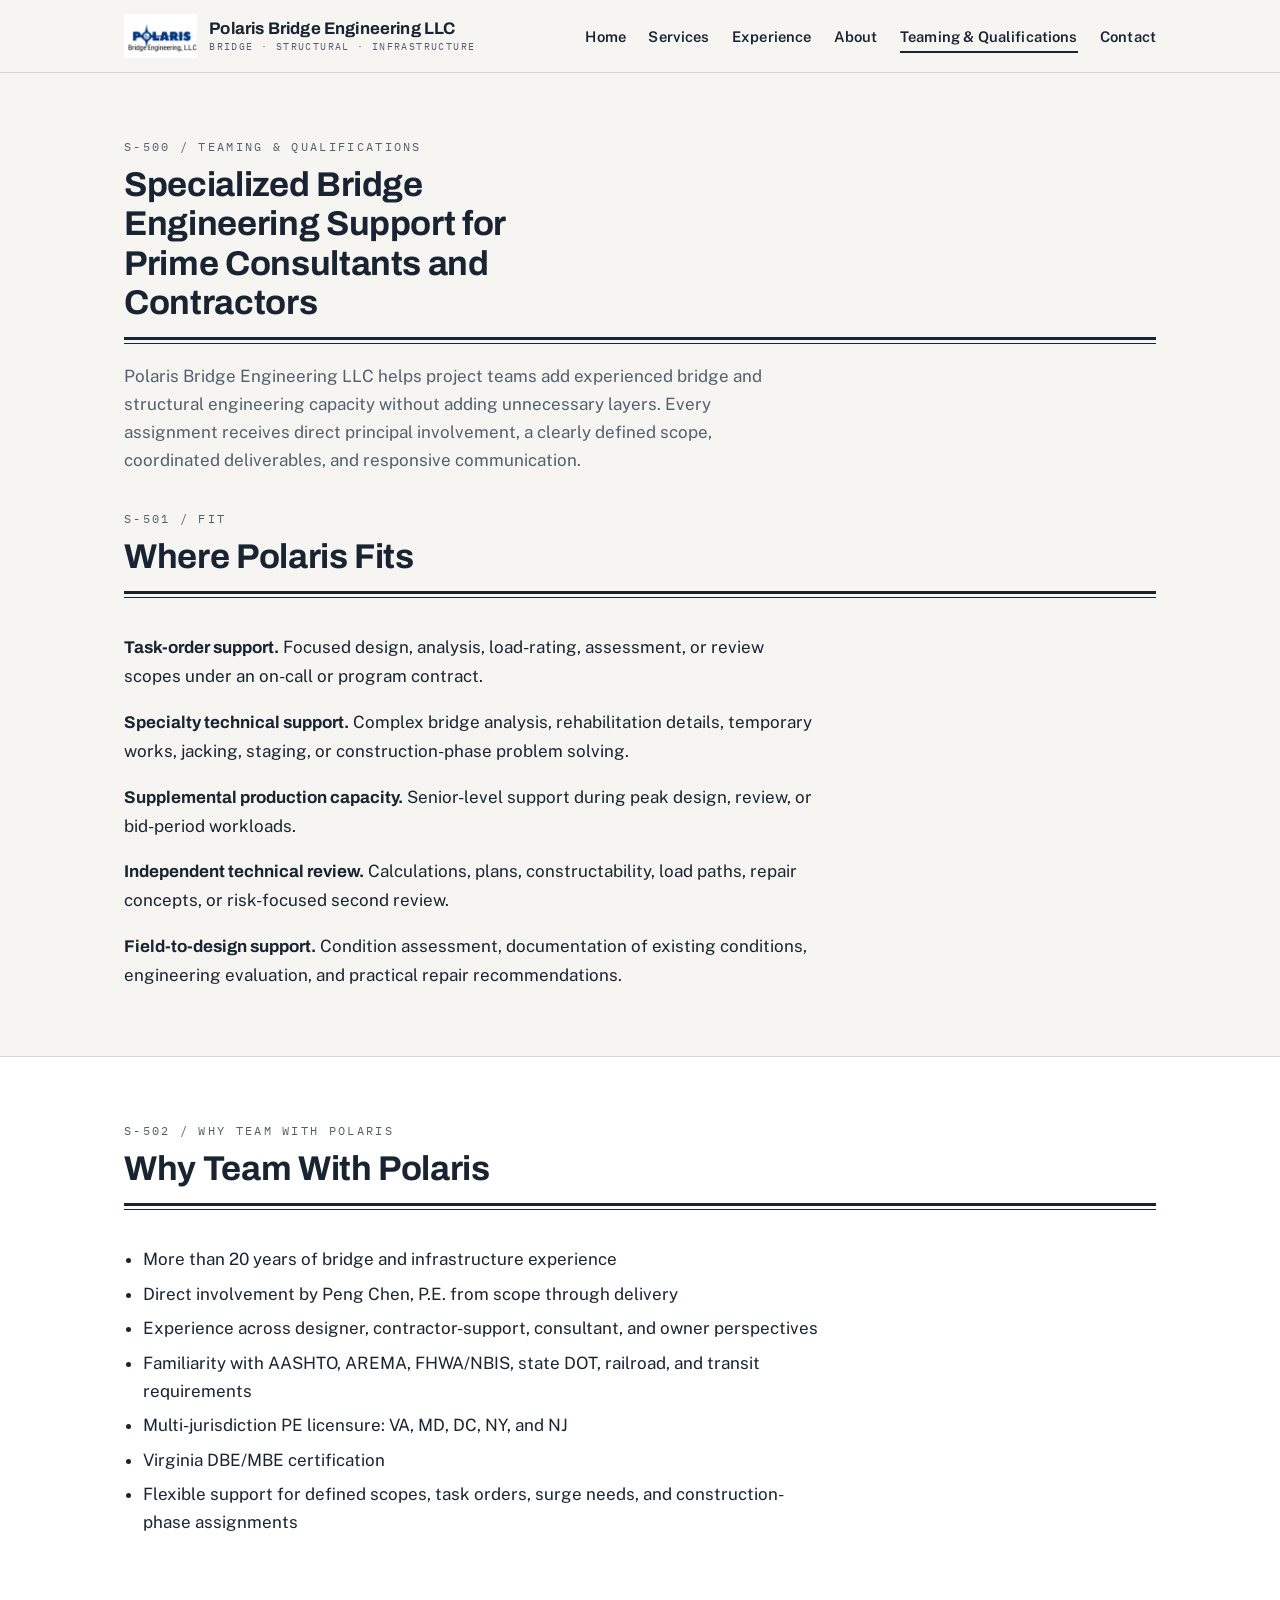
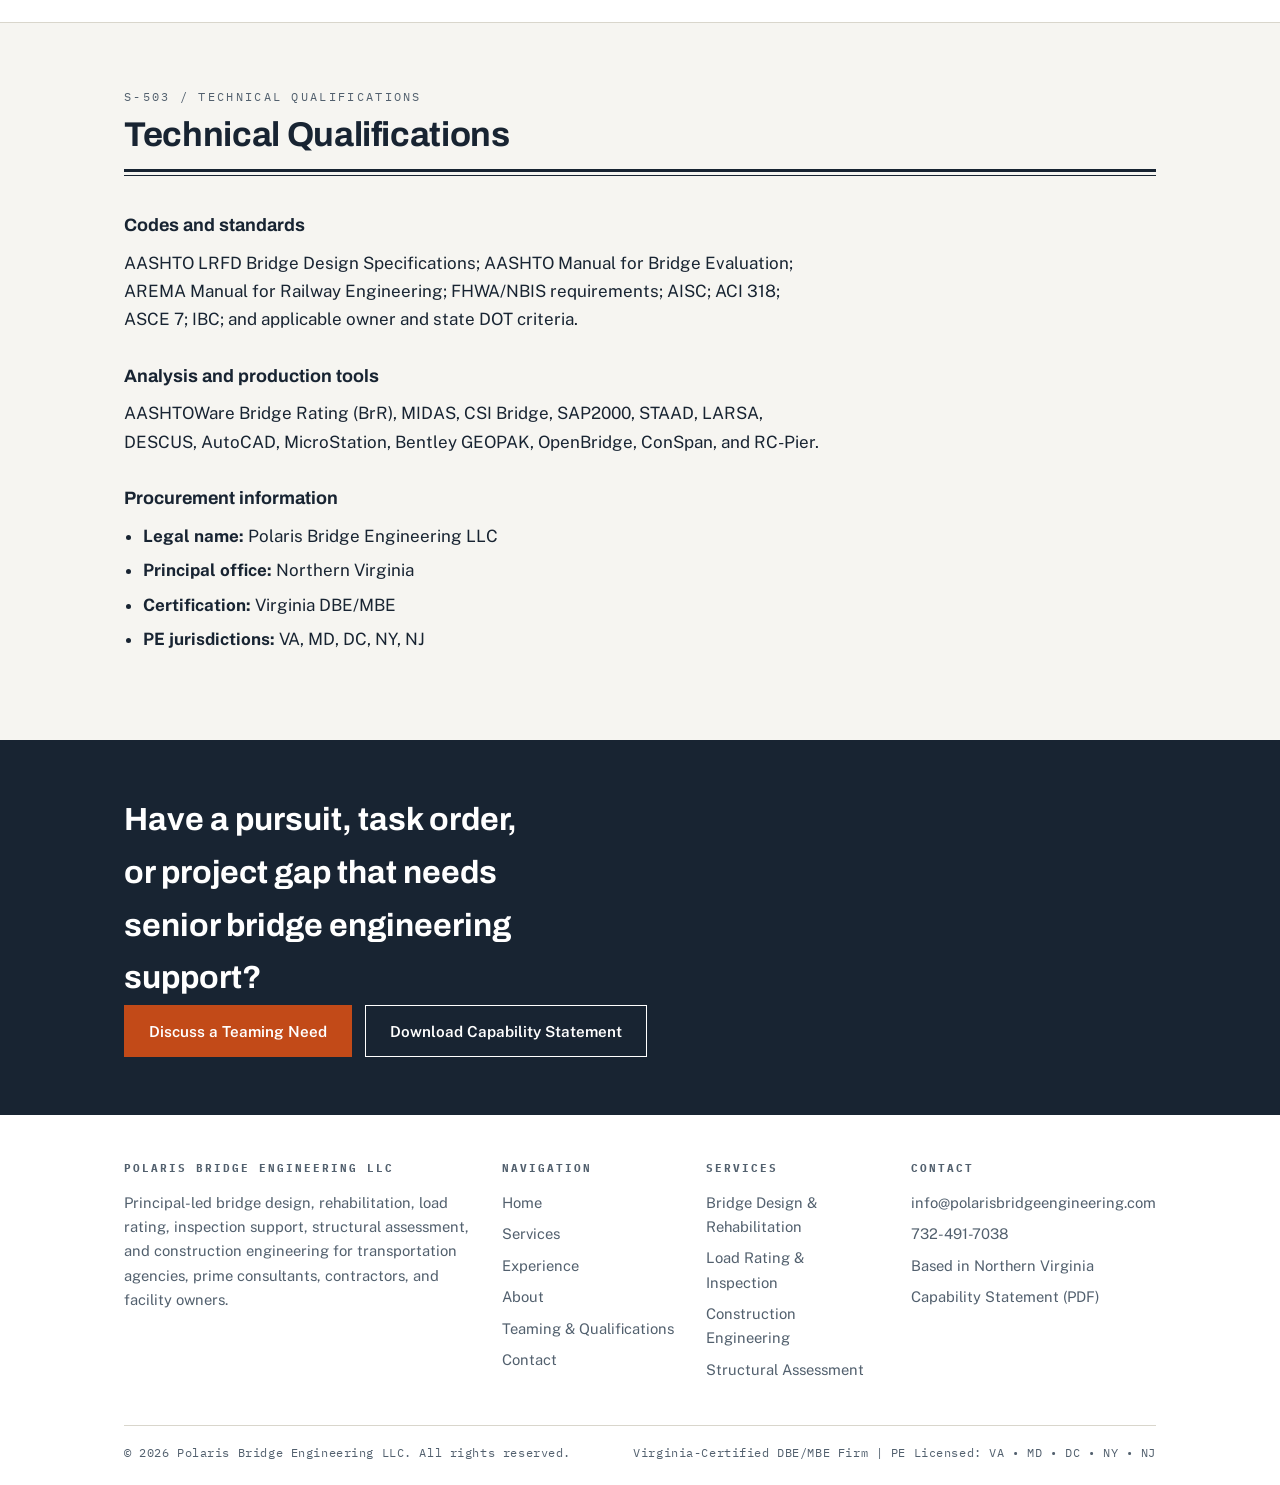
<file: teaming.html>
<!DOCTYPE html>
<html lang="en">
<head>
<meta charset="UTF-8">
<meta name="viewport" content="width=device-width, initial-scale=1.0">
<title>DBE/MBE Bridge Engineering Subconsultant | Polaris</title>
<meta name="description" content="Virginia-certified DBE/MBE bridge engineering support for prime consultants, contractors, design-build teams, task orders, specialty analysis, and construction support.">
<link rel="canonical" href="https://www.polarisbridgeengineering.com/teaming.html">
<meta property="og:type" content="website">
<meta property="og:site_name" content="Polaris Bridge Engineering LLC">
<meta property="og:title" content="DBE/MBE Bridge Engineering Subconsultant | Polaris">
<meta property="og:description" content="Virginia-certified DBE/MBE bridge engineering support for prime consultants, contractors, design-build teams, task orders, specialty analysis, and construction support.">
<meta property="og:url" content="https://www.polarisbridgeengineering.com/teaming.html">
<meta property="og:image" content="https://www.polarisbridgeengineering.com/polaris_logo.png">
<link rel="preconnect" href="https://fonts.googleapis.com">
<link rel="preconnect" href="https://fonts.gstatic.com" crossorigin>
<link href="https://fonts.googleapis.com/css2?family=Archivo:wght@600;700&family=IBM+Plex+Mono:wght@400;500&family=Public+Sans:wght@400;600;700&display=swap" rel="stylesheet">
<link rel="stylesheet" href="style.css">
</head>
<body>

<header class="site-header">
  <div class="wrap">
    <a class="brand" href="index.html">
      <img src="polaris_logo.png" alt="Polaris Bridge Engineering LLC logo">
      <span class="brand-name">Polaris Bridge Engineering LLC
        <small>Bridge · Structural · Infrastructure</small>
      </span>
    </a>
    <input type="checkbox" id="nav-toggle" class="nav-toggle" aria-hidden="true">
    <label for="nav-toggle" class="nav-toggle-label" aria-label="Open menu">☰</label>
    <nav class="primary" aria-label="Primary">
      <ul>
        <li><a href="index.html">Home</a></li>
        <li><a href="services.html">Services</a></li>
        <li><a href="experience.html">Experience</a></li>
        <li><a href="about.html">About</a></li>
        <li><a href="teaming.html" aria-current="page">Teaming &amp; Qualifications</a></li>
        <li><a href="contact.html">Contact</a></li>
      </ul>
    </nav>
  </div>
</header>

<section class="block">
  <div class="wrap">
    <div class="sheet-head">
      <span class="sheet-code">S-500 / Teaming &amp; Qualifications</span>
      <h1>Specialized Bridge Engineering Support for Prime Consultants and Contractors</h1>
      <hr class="sheet-rule">
      <p class="sub">Polaris Bridge Engineering LLC helps project teams add experienced bridge and structural engineering capacity without adding unnecessary layers. Every assignment receives direct principal involvement, a clearly defined scope, coordinated deliverables, and responsive communication.</p>
    </div>

    <div class="sheet-head" style="margin-top:1rem;">
      <span class="sheet-code">S-501 / Fit</span>
      <h2>Where Polaris Fits</h2>
      <hr class="sheet-rule">
    </div>
    <div class="feature-list">
      <p><strong>Task-order support.</strong> Focused design, analysis, load-rating, assessment, or review scopes under an on-call or program contract.</p>
      <p><strong>Specialty technical support.</strong> Complex bridge analysis, rehabilitation details, temporary works, jacking, staging, or construction-phase problem solving.</p>
      <p><strong>Supplemental production capacity.</strong> Senior-level support during peak design, review, or bid-period workloads.</p>
      <p><strong>Independent technical review.</strong> Calculations, plans, constructability, load paths, repair concepts, or risk-focused second review.</p>
      <p><strong>Field-to-design support.</strong> Condition assessment, documentation of existing conditions, engineering evaluation, and practical repair recommendations.</p>
    </div>
  </div>
</section>

<section class="block alt">
  <div class="wrap">
    <div class="sheet-head">
      <span class="sheet-code">S-502 / Why Team With Polaris</span>
      <h2>Why Team With Polaris</h2>
      <hr class="sheet-rule">
    </div>
    <div class="prose">
      <ul>
        <li>More than 20 years of bridge and infrastructure experience</li>
        <li>Direct involvement by Peng Chen, P.E. from scope through delivery</li>
        <li>Experience across designer, contractor-support, consultant, and owner perspectives</li>
        <li>Familiarity with AASHTO, AREMA, FHWA/NBIS, state DOT, railroad, and transit requirements</li>
        <li>Multi-jurisdiction PE licensure: VA, MD, DC, NY, and NJ</li>
        <li>Virginia DBE/MBE certification</li>
        <li>Flexible support for defined scopes, task orders, surge needs, and construction-phase assignments</li>
      </ul>
    </div>
  </div>
</section>

<section class="block">
  <div class="wrap">
    <div class="sheet-head">
      <span class="sheet-code">S-503 / Technical Qualifications</span>
      <h2>Technical Qualifications</h2>
      <hr class="sheet-rule">
    </div>
    <div class="prose">
      <h3>Codes and standards</h3>
      <p>AASHTO LRFD Bridge Design Specifications; AASHTO Manual for Bridge Evaluation; AREMA Manual for Railway Engineering; FHWA/NBIS requirements; AISC; ACI 318; ASCE 7; IBC; and applicable owner and state DOT criteria.</p>
      <h3>Analysis and production tools</h3>
      <!-- TODO before publish: keep only software for which current access and
           project-use capability can be supported. -->
      <p>AASHTOWare Bridge Rating (BrR), MIDAS, CSI Bridge, SAP2000, STAAD, LARSA, DESCUS, AutoCAD, MicroStation, Bentley GEOPAK, OpenBridge, ConSpan, and RC-Pier.</p>

      <h3>Procurement information</h3>
      <!-- TODO before publish: complete this block only with verified information —
           exact legal name and principal office; Virginia DBE/MBE certification number,
           certifying authority, and expiration date; relevant NAICS codes; UEI and CAGE
           code if registered for federal work; insurance limits only with carrier approval;
           and public license-verification links for each PE jurisdiction. -->
      <ul>
        <li><strong>Legal name:</strong> Polaris Bridge Engineering LLC</li>
        <li><strong>Principal office:</strong> Northern Virginia</li>
        <li><strong>Certification:</strong> Virginia DBE/MBE</li>
        <li><strong>PE jurisdictions:</strong> VA, MD, DC, NY, NJ</li>
      </ul>
    </div>
  </div>
</section>

<section class="cta-band">
  <div class="wrap">
    <h2>Have a pursuit, task order, or project gap that needs senior bridge engineering support?</h2>
    <div class="cta-row">
      <a class="btn btn-primary" href="contact.html">Discuss a Teaming Need</a>
      <a class="btn btn-secondary" href="Polaris_Capability_Statement.pdf">Download Capability Statement</a>
    </div>
  </div>
</section>

<footer class="site-footer">
  <div class="wrap">
    <div class="footer-grid">
      <div>
        <h4>Polaris Bridge Engineering LLC</h4>
        <p>Principal-led bridge design, rehabilitation, load rating, inspection support, structural assessment, and construction engineering for transportation agencies, prime consultants, contractors, and facility owners.</p>
      </div>
      <div>
        <h4>Navigation</h4>
        <ul>
          <li><a href="index.html">Home</a></li>
          <li><a href="services.html">Services</a></li>
          <li><a href="experience.html">Experience</a></li>
          <li><a href="about.html">About</a></li>
          <li><a href="teaming.html">Teaming &amp; Qualifications</a></li>
          <li><a href="contact.html">Contact</a></li>
        </ul>
      </div>
      <div>
        <h4>Services</h4>
        <ul>
          <li><a href="services.html#design">Bridge Design &amp; Rehabilitation</a></li>
          <li><a href="services.html#rating">Load Rating &amp; Inspection</a></li>
          <li><a href="services.html#construction">Construction Engineering</a></li>
          <li><a href="services.html#assessment">Structural Assessment</a></li>
        </ul>
      </div>
      <div>
        <h4>Contact</h4>
        <ul>
          <li><a href="mailto:info@polarisbridgeengineering.com">info@polarisbridgeengineering.com</a></li>
          <li><a href="tel:+17324917038">732-491-7038</a></li>
          <li>Based in Northern Virginia</li>
          <li><a href="Polaris_Capability_Statement.pdf">Capability Statement (PDF)</a></li>
        </ul>
      </div>
    </div>
    <div class="footer-legal">
      <span>© 2026 Polaris Bridge Engineering LLC. All rights reserved.</span>
      <span>Virginia-Certified DBE/MBE Firm | PE Licensed: VA • MD • DC • NY • NJ</span>
    </div>
  </div>
</footer>

</body>
</html>
</file>
<file: styles.css>
/* ============================================================
   POLARIS BRIDGE ENGINEERING LLC — Shared Stylesheet
   ============================================================ */

@import url('https://fonts.googleapis.com/css2?family=IBM+Plex+Mono:wght@400;600&family=Crimson+Pro:ital,wght@0,300;0,400;0,600;1,400&family=Inter:wght@300;400;500;600&display=swap');

/* --- Variables --- */
:root {
  --primary:       #1558a8;
  --primary-dark:  #0d3d7a;
  --secondary:     #2472c8;
  --accent:        #e8a820;
  --accent-light:  #f5c84a;
  --light:         #f0f5fc;
  --white:         #ffffff;
  --text:          #2a2a2a;
  --text-light:    #555555;
  --border:        #ccd9ec;
  --shadow:        0 4px 20px rgba(0,0,0,0.08);
  --shadow-lg:     0 12px 48px rgba(0,0,0,0.14);
  --radius:        4px;
  --radius-lg:     10px;
  --transition:    all 0.3s ease;
  --nav-height:    72px;
}

/* --- Reset --- */
*, *::before, *::after { box-sizing: border-box; margin: 0; padding: 0; }
html { scroll-behavior: smooth; }
body {
  font-family: 'Inter', sans-serif;
  color: var(--text);
  background: var(--white);
  line-height: 1.7;
  font-size: 16px;
}
img { max-width: 100%; height: auto; display: block; }
a { color: inherit; text-decoration: none; }
ul { list-style: none; }

/* --- Typography --- */
h1, h2, h3, h4 {
  font-family: 'Crimson Pro', serif;
  font-weight: 600;
  line-height: 1.25;
  color: var(--primary);
}
h1 { font-size: clamp(2rem, 5vw, 3.2rem); }
h2 { font-size: clamp(1.6rem, 3vw, 2.4rem); }
h3 { font-size: clamp(1.2rem, 2vw, 1.5rem); }
p  { color: var(--text-light); line-height: 1.8; }

/* --- Buttons --- */
.btn {
  display: inline-flex;
  align-items: center;
  gap: 8px;
  padding: 13px 28px;
  border-radius: var(--radius);
  font-family: 'IBM Plex Mono', monospace;
  font-size: 0.78rem;
  font-weight: 600;
  letter-spacing: 0.08em;
  text-transform: uppercase;
  cursor: pointer;
  border: 2px solid transparent;
  transition: var(--transition);
  white-space: nowrap;
}
.btn-primary { background: var(--accent); color: var(--primary); border-color: var(--accent); }
.btn-primary:hover { background: var(--accent-light); border-color: var(--accent-light); transform: translateY(-2px); }
.btn-secondary { background: transparent; color: var(--white); border-color: rgba(255,255,255,0.6); }
.btn-secondary:hover { background: rgba(255,255,255,0.15); border-color: var(--white); }
.btn-outline { background: transparent; color: var(--primary); border-color: var(--primary); }
.btn-outline:hover { background: var(--primary); color: var(--white); }
.btn-accent-outline { background: transparent; color: var(--accent); border-color: var(--accent); }
.btn-accent-outline:hover { background: var(--accent); color: var(--primary); }

/* --- Navigation --- */
.navbar {
  position: fixed;
  top: 0; left: 0; right: 0;
  z-index: 1000;
  background: var(--primary);
  height: var(--nav-height);
  display: flex;
  align-items: center;
  box-shadow: 0 2px 20px rgba(0,0,0,0.3);
}
.nav-container {
  max-width: 1200px;
  width: 100%;
  margin: 0 auto;
  padding: 0 32px;
  display: flex;
  align-items: center;
  justify-content: space-between;
}
.nav-logo img { height: 44px; width: auto; }
.nav-logo span {
  font-family: 'Crimson Pro', serif;
  font-size: 1.1rem;
  color: var(--white);
  font-weight: 600;
}
.nav-menu {
  display: flex;
  align-items: center;
  gap: 8px;
}
.nav-menu li a {
  font-family: 'IBM Plex Mono', monospace;
  font-size: 0.72rem;
  letter-spacing: 0.1em;
  text-transform: uppercase;
  color: rgba(255,255,255,0.8);
  padding: 8px 14px;
  border-radius: var(--radius);
  transition: var(--transition);
}
.nav-menu li a:hover,
.nav-menu li a.active { color: var(--white); background: rgba(255,255,255,0.1); }
.nav-menu li a.nav-cta {
  background: var(--accent);
  color: var(--primary);
  font-weight: 600;
  padding: 8px 18px;
}
.nav-menu li a.nav-cta:hover { background: var(--accent-light); }
.nav-toggle {
  display: none;
  background: none;
  border: none;
  color: var(--white);
  font-size: 1.5rem;
  cursor: pointer;
  padding: 4px;
}

/* --- Page offset for fixed nav --- */
.page-offset { padding-top: var(--nav-height); }

/* --- Page Hero (inner pages) --- */
.page-hero {
  background: var(--primary);
  padding: 72px 32px 64px;
  text-align: center;
  position: relative;
  overflow: hidden;
}
.page-hero::before {
  content: '';
  position: absolute;
  inset: 0;
  background: url('bridge_design.jpg') center/cover no-repeat;
  opacity: 0.08;
}
.page-hero-inner { position: relative; max-width: 800px; margin: 0 auto; }
.page-hero-label {
  font-family: 'IBM Plex Mono', monospace;
  font-size: 0.72rem;
  letter-spacing: 0.18em;
  text-transform: uppercase;
  color: var(--accent);
  display: block;
  margin-bottom: 12px;
}
.page-hero h1 { color: var(--white); margin-bottom: 16px; }
.page-hero p { color: rgba(255,255,255,0.72); font-size: 1.1rem; max-width: 600px; margin: 0 auto; }

/* --- Sections --- */
.section { padding: 88px 32px; }
.section-alt { background: var(--light); }
.section-dark { background: var(--primary); }
.section-inner { max-width: 1200px; margin: 0 auto; }
.section-header { text-align: center; margin-bottom: 56px; }
.section-label {
  font-family: 'IBM Plex Mono', monospace;
  font-size: 0.7rem;
  letter-spacing: 0.2em;
  text-transform: uppercase;
  color: var(--accent);
  display: block;
  margin-bottom: 12px;
}
.section-header h2 { margin-bottom: 16px; }
.section-header p { max-width: 600px; margin: 0 auto; font-size: 1.05rem; }

/* --- Grids --- */
.grid-3 { display: grid; grid-template-columns: repeat(3, 1fr); gap: 28px; }
.grid-2 { display: grid; grid-template-columns: repeat(2, 1fr); gap: 40px; }
.grid-4 { display: grid; grid-template-columns: repeat(4, 1fr); gap: 24px; }
.grid-auto { display: grid; grid-template-columns: repeat(auto-fill, minmax(320px, 1fr)); gap: 28px; }

/* --- Cards --- */
.card {
  background: var(--white);
  border-radius: var(--radius-lg);
  overflow: hidden;
  box-shadow: var(--shadow);
  transition: var(--transition);
}
.card:hover { transform: translateY(-4px); box-shadow: var(--shadow-lg); }
.card-image {
  width: 100%;
  height: 220px;
  object-fit: cover;
}
.card-body { padding: 28px; }
.card-tag {
  font-family: 'IBM Plex Mono', monospace;
  font-size: 0.68rem;
  letter-spacing: 0.12em;
  text-transform: uppercase;
  color: var(--accent);
  display: block;
  margin-bottom: 10px;
}
.card h3 { margin-bottom: 10px; font-size: 1.15rem; }
.card p { font-size: 0.92rem; }
.card-link {
  display: inline-block;
  margin-top: 16px;
  font-family: 'IBM Plex Mono', monospace;
  font-size: 0.72rem;
  letter-spacing: 0.08em;
  text-transform: uppercase;
  color: var(--accent);
  font-weight: 600;
}
.card-link:hover { text-decoration: underline; }

/* --- Project Cards (with overlay) --- */
.project-card {
  position: relative;
  border-radius: var(--radius-lg);
  overflow: hidden;
  box-shadow: var(--shadow);
  cursor: pointer;
  display: block;
}
.project-card img {
  width: 100%;
  height: 260px;
  object-fit: cover;
  transition: transform 0.4s ease;
}
.project-card:hover img { transform: scale(1.06); }
.project-overlay {
  position: absolute;
  inset: 0;
  background: linear-gradient(to top, rgba(15,25,34,0.92) 0%, rgba(15,25,34,0.2) 60%, transparent 100%);
  display: flex;
  flex-direction: column;
  justify-content: flex-end;
  padding: 24px;
  transition: var(--transition);
}
.project-card:hover .project-overlay { background: linear-gradient(to top, rgba(15,25,34,0.96) 0%, rgba(15,25,34,0.5) 60%, rgba(15,25,34,0.1) 100%); }
.project-cat {
  font-family: 'IBM Plex Mono', monospace;
  font-size: 0.66rem;
  letter-spacing: 0.14em;
  text-transform: uppercase;
  color: var(--accent);
  margin-bottom: 6px;
}
.project-overlay h3 { color: var(--white); font-size: 1.05rem; margin-bottom: 6px; }
.project-overlay p {
  color: rgba(255,255,255,0.75);
  font-size: 0.86rem;
  line-height: 1.5;
  max-height: 0;
  overflow: hidden;
  transition: max-height 0.3s ease;
}
.project-card:hover .project-overlay p { max-height: 80px; }

/* --- Stats Bar --- */
.stats-bar {
  background: var(--primary-dark);
  padding: 48px 32px;
  display: flex;
  justify-content: center;
  gap: 0;
}
.stats-bar-inner {
  max-width: 900px;
  width: 100%;
  display: grid;
  grid-template-columns: repeat(4, 1fr);
  gap: 0;
}
.stat-item {
  text-align: center;
  padding: 16px 24px;
  border-right: 1px solid rgba(255,255,255,0.12);
}
.stat-item:last-child { border-right: none; }
.stat-number {
  display: block;
  font-family: 'Crimson Pro', serif;
  font-size: 2.8rem;
  font-weight: 600;
  color: var(--accent);
  line-height: 1;
  margin-bottom: 8px;
}
.stat-label {
  font-family: 'IBM Plex Mono', monospace;
  font-size: 0.68rem;
  letter-spacing: 0.1em;
  text-transform: uppercase;
  color: rgba(255,255,255,0.65);
  line-height: 1.5;
}

/* --- Service Section (alternating) --- */
.service-block {
  display: grid;
  grid-template-columns: 1fr 1fr;
  gap: 64px;
  align-items: center;
  max-width: 1200px;
  margin: 0 auto;
  padding: 72px 32px;
}
.service-block.reverse { direction: rtl; }
.service-block.reverse > * { direction: ltr; }
.service-block-img {
  width: 100%;
  height: 380px;
  object-fit: cover;
  border-radius: var(--radius-lg);
  box-shadow: var(--shadow-lg);
}
.service-block-content .section-label { text-align: left; }
.service-block-content h2 { margin-bottom: 20px; }
.service-block-content p { margin-bottom: 24px; }
.service-list { margin: 20px 0 28px; }
.service-list li {
  display: flex;
  align-items: flex-start;
  gap: 12px;
  padding: 8px 0;
  border-bottom: 1px solid var(--border);
  font-size: 0.95rem;
  color: var(--text-light);
}
.service-list li::before {
  content: '→';
  color: var(--accent);
  font-weight: 600;
  flex-shrink: 0;
  margin-top: 2px;
}

/* --- About / Bio --- */
.bio-grid {
  display: grid;
  grid-template-columns: 340px 1fr;
  gap: 64px;
  align-items: start;
  max-width: 1100px;
  margin: 0 auto;
}
.bio-sidebar {}
.bio-photo-placeholder {
  width: 100%;
  aspect-ratio: 3/4;
  background: var(--primary);
  border-radius: var(--radius-lg);
  display: flex;
  align-items: center;
  justify-content: center;
  font-size: 5rem;
  margin-bottom: 24px;
  position: relative;
  overflow: hidden;
}
.bio-photo-placeholder img {
  width: 100%;
  height: 100%;
  object-fit: cover;
}
.bio-credentials {}
.credential-item {
  display: flex;
  align-items: flex-start;
  gap: 14px;
  padding: 14px 0;
  border-bottom: 1px solid var(--border);
}
.credential-icon { font-size: 1.2rem; flex-shrink: 0; margin-top: 2px; }
.credential-label {
  font-family: 'IBM Plex Mono', monospace;
  font-size: 0.65rem;
  letter-spacing: 0.1em;
  text-transform: uppercase;
  color: var(--secondary);
  display: block;
  margin-bottom: 3px;
}
.credential-value { font-size: 0.9rem; color: var(--text); font-weight: 500; }
.credential-sub { font-size: 0.82rem; color: var(--text-light); }

/* --- Timeline --- */
.timeline { max-width: 800px; margin: 0 auto; }
.timeline-item {
  display: grid;
  grid-template-columns: 140px 1fr;
  gap: 24px;
  padding: 28px 0;
  border-bottom: 1px solid var(--border);
  position: relative;
}
.timeline-item:last-child { border-bottom: none; }
.timeline-date {
  font-family: 'IBM Plex Mono', monospace;
  font-size: 0.72rem;
  letter-spacing: 0.06em;
  color: var(--accent);
  font-weight: 600;
  padding-top: 4px;
}
.timeline-content h4 { font-size: 1rem; margin-bottom: 4px; color: var(--primary); }
.timeline-content .co { font-size: 0.9rem; color: var(--secondary); font-weight: 500; margin-bottom: 4px; }
.timeline-content p { font-size: 0.88rem; }

/* --- Filter Bar (Projects) --- */
.filter-bar {
  display: flex;
  gap: 10px;
  flex-wrap: wrap;
  justify-content: center;
  margin-bottom: 48px;
}
.filter-btn {
  font-family: 'IBM Plex Mono', monospace;
  font-size: 0.7rem;
  letter-spacing: 0.1em;
  text-transform: uppercase;
  padding: 9px 20px;
  border: 1.5px solid var(--border);
  background: var(--white);
  border-radius: 100px;
  cursor: pointer;
  color: var(--text-light);
  transition: var(--transition);
}
.filter-btn:hover { border-color: var(--accent); color: var(--accent); }
.filter-btn.active { background: var(--primary); color: var(--white); border-color: var(--primary); }

/* --- Contact Form --- */
.contact-layout {
  display: grid;
  grid-template-columns: 1fr 380px;
  gap: 64px;
  max-width: 1100px;
  margin: 0 auto;
}
.form-group { margin-bottom: 20px; }
.form-group label {
  display: block;
  font-family: 'IBM Plex Mono', monospace;
  font-size: 0.68rem;
  letter-spacing: 0.1em;
  text-transform: uppercase;
  color: var(--text-light);
  margin-bottom: 8px;
}
.form-group input,
.form-group select,
.form-group textarea {
  width: 100%;
  padding: 13px 16px;
  border: 1.5px solid var(--border);
  border-radius: var(--radius);
  font-family: 'Inter', sans-serif;
  font-size: 0.95rem;
  color: var(--text);
  background: var(--white);
  transition: var(--transition);
  outline: none;
}
.form-group input:focus,
.form-group select:focus,
.form-group textarea:focus { border-color: var(--accent); box-shadow: 0 0 0 3px rgba(200,155,63,0.12); }
.form-group textarea { resize: vertical; min-height: 140px; }
.form-row { display: grid; grid-template-columns: 1fr 1fr; gap: 20px; }

/* --- Contact Sidebar --- */
.contact-sidebar {}
.contact-info-block {
  background: #2472c8;
  border-radius: var(--radius-lg);
  padding: 36px;
  margin-bottom: 24px;
  color: var(--white);
}
.contact-info-block h3 { color: var(--white); margin-bottom: 24px; font-size: 1.1rem; }
.contact-info-block h4 { color: var(--accent) !important; }
.contact-info-block p { color: rgba(255,255,255,0.85) !important; }
.contact-info-block .contact-info-item { color: rgba(255,255,255,0.9); }
.contact-info-block .contact-info-item a { color: var(--white) !important; font-weight: 600; }
.contact-info-block .contact-info-item a:hover { color: var(--accent) !important; }
.contact-info-block .state-badge.primary { background: rgba(255,255,255,0.2); border-color: rgba(255,255,255,0.4); color: var(--white); }
.contact-info-item {
  display: flex;
  gap: 14px;
  align-items: flex-start;
  margin-bottom: 20px;
}
.contact-info-item:last-child { margin-bottom: 0; }
.ci-icon { font-size: 1.1rem; flex-shrink: 0; margin-top: 2px; }
.ci-label {
  font-family: 'IBM Plex Mono', monospace;
  font-size: 0.65rem;
  letter-spacing: 0.1em;
  text-transform: uppercase;
  color: rgba(255,255,255,0.5);
  display: block;
  margin-bottom: 3px;
}
.ci-value { color: var(--white); font-size: 0.9rem; }
.ci-value a { color: var(--accent); }
.service-area-box {
  background: var(--light);
  border-radius: var(--radius-lg);
  padding: 28px;
  border: 1px solid var(--border);
}
.service-area-box h4 {
  font-family: 'IBM Plex Mono', monospace;
  font-size: 0.72rem;
  letter-spacing: 0.12em;
  text-transform: uppercase;
  color: var(--accent);
  margin-bottom: 16px;
}
.area-list { display: flex; flex-wrap: wrap; gap: 8px; }
.area-tag {
  background: var(--primary);
  color: var(--white);
  padding: 5px 14px;
  border-radius: 100px;
  font-size: 0.82rem;
  font-family: 'IBM Plex Mono', monospace;
}

/* --- Expertise Cards --- */
.expertise-card {
  background: var(--white);
  border: 1px solid var(--border);
  border-radius: var(--radius-lg);
  padding: 32px 28px;
  transition: var(--transition);
}
.expertise-card:hover { border-color: var(--accent); box-shadow: var(--shadow); transform: translateY(-3px); }
.expertise-icon { font-size: 2rem; margin-bottom: 16px; display: block; }
.expertise-card h3 { margin-bottom: 10px; font-size: 1.1rem; }

/* --- CTA Banner --- */
.cta-banner {
  background: var(--accent);
  padding: 72px 32px;
  text-align: center;
}
.cta-banner h2 { color: var(--primary); margin-bottom: 12px; }
.cta-banner p { color: rgba(26,35,50,0.8); max-width: 560px; margin: 0 auto 32px; font-size: 1.05rem; }
.cta-banner .btn-primary { background: var(--primary); color: var(--white); border-color: var(--primary); }
.cta-banner .btn-primary:hover { background: var(--primary-dark); }

/* --- Footer --- */
.footer {
  background: var(--primary-dark);
  padding: 56px 32px 28px;
}
.footer-inner {
  max-width: 1200px;
  margin: 0 auto;
}
.footer-grid {
  display: grid;
  grid-template-columns: 2fr 1fr 1fr 1fr;
  gap: 48px;
  padding-bottom: 48px;
  border-bottom: 1px solid rgba(255,255,255,0.1);
  margin-bottom: 28px;
}
.footer-logo img { height: 40px; margin-bottom: 16px; }
.footer-desc { color: rgba(255,255,255,0.55); font-size: 0.88rem; line-height: 1.7; margin-bottom: 20px; max-width: 280px; }
.footer-col h4 {
  font-family: 'IBM Plex Mono', monospace;
  font-size: 0.68rem;
  letter-spacing: 0.14em;
  text-transform: uppercase;
  color: var(--accent);
  margin-bottom: 20px;
}
.footer-col ul { display: flex; flex-direction: column; gap: 10px; }
.footer-col ul li a {
  color: rgba(255,255,255,0.6);
  font-size: 0.88rem;
  transition: var(--transition);
}
.footer-col ul li a:hover { color: var(--white); }
.footer-contact-item {
  display: flex;
  gap: 10px;
  align-items: flex-start;
  color: rgba(255,255,255,0.6);
  font-size: 0.86rem;
  margin-bottom: 10px;
}
.footer-contact-item a { color: rgba(255,255,255,0.6); }
.footer-contact-item a:hover { color: var(--white); }
.footer-bottom {
  display: flex;
  justify-content: space-between;
  align-items: center;
  flex-wrap: wrap;
  gap: 12px;
}
.footer-copyright {
  color: rgba(255,255,255,0.4);
  font-size: 0.82rem;
  line-height: 1.6;
}
.footer-certs {
  font-family: 'IBM Plex Mono', monospace;
  font-size: 0.65rem;
  letter-spacing: 0.08em;
  color: rgba(255,255,255,0.4);
}

/* --- Responsive --- */
@media (max-width: 1024px) {
  .grid-3 { grid-template-columns: repeat(2, 1fr); }
  .grid-4 { grid-template-columns: repeat(2, 1fr); }
  .footer-grid { grid-template-columns: 1fr 1fr; gap: 32px; }
  .stats-bar-inner { grid-template-columns: repeat(2, 1fr); }
  .stat-item:nth-child(2) { border-right: none; }
  .stat-item:nth-child(3) { border-top: 1px solid rgba(255,255,255,0.12); }
  .service-block { grid-template-columns: 1fr; gap: 32px; }
  .service-block.reverse { direction: ltr; }
  .bio-grid { grid-template-columns: 1fr; }
  .bio-sidebar { max-width: 400px; }
  .bio-photo-placeholder { aspect-ratio: 1; }
  .contact-layout { grid-template-columns: 1fr; }
}
@media (max-width: 768px) {
  .nav-menu {
    display: none;
    position: fixed;
    top: var(--nav-height);
    left: 0; right: 0;
    background: var(--primary-dark);
    flex-direction: column;
    padding: 24px;
    gap: 4px;
    box-shadow: var(--shadow-lg);
  }
  .nav-menu.open { display: flex; }
  .nav-menu li a { padding: 12px 16px; display: block; }
  .nav-toggle { display: block; }
  .grid-3, .grid-4 { grid-template-columns: 1fr; }
  .grid-2 { grid-template-columns: 1fr; }
  .form-row { grid-template-columns: 1fr; }
  .footer-grid { grid-template-columns: 1fr; }
  .footer-bottom { flex-direction: column; text-align: center; }
  .section { padding: 56px 20px; }
  .stats-bar { padding: 32px 20px; }
  .stats-bar-inner { grid-template-columns: repeat(2, 1fr); }
  .timeline-item { grid-template-columns: 1fr; gap: 8px; }
  .service-block { padding: 48px 20px; }
  .page-hero { padding: 56px 20px 48px; }
}
</file>
<file: style.css>
/* ============================================================
   Polaris Bridge Engineering LLC — site stylesheet
   Design language: structural plan sheet. Mono "sheet codes",
   double hairline rules, steel navy ink on drawing-paper white,
   weathering-steel accent reserved for primary actions.
   ============================================================ */

:root {
  --ink: #182432;        /* deep steel navy */
  --steel: #52606E;      /* secondary text */
  --paper: #F6F5F1;      /* plan-sheet ground */
  --panel: #FFFFFF;
  --rule: #D9D6CC;       /* hairlines */
  --rule-dark: #182432;
  --accent: #C24A18;     /* weathering steel / work-zone orange */
  --accent-dark: #A03C11;
  --mono: "IBM Plex Mono", ui-monospace, "SF Mono", Menlo, monospace;
  --sans: "Public Sans", -apple-system, "Segoe UI", Arial, sans-serif;
  --display: "Archivo", "Public Sans", Arial, sans-serif;
  --max: 1080px;
}

* { margin: 0; padding: 0; box-sizing: border-box; }
html { scroll-behavior: smooth; }
@media (prefers-reduced-motion: reduce) {
  html { scroll-behavior: auto; }
  * { transition: none !important; animation: none !important; }
}

body {
  font-family: var(--sans);
  font-size: 1.0625rem;
  line-height: 1.65;
  color: var(--ink);
  background: var(--paper);
  -webkit-font-smoothing: antialiased;
}

.wrap { max-width: var(--max); margin: 0 auto; padding: 0 1.5rem; }

a { color: var(--ink); }
a:hover { color: var(--accent-dark); }
a:focus-visible, button:focus-visible, input:focus-visible,
select:focus-visible, textarea:focus-visible {
  outline: 2px solid var(--accent);
  outline-offset: 2px;
}

img { max-width: 100%; height: auto; }

/* ---------- header / nav ---------- */
.site-header {
  background: var(--paper);
  border-bottom: 1px solid var(--rule);
  position: sticky; top: 0; z-index: 50;
}
.site-header .wrap {
  display: flex; align-items: center; justify-content: space-between;
  gap: 1rem; min-height: 72px;
}
.brand { display: flex; align-items: center; gap: .75rem; text-decoration: none; }
.brand img { height: 44px; width: auto; }
.brand-name {
  font-family: var(--display); font-weight: 700; font-size: 1.05rem;
  letter-spacing: .01em; line-height: 1.2;
}
.brand-name small {
  display: block; font-family: var(--mono); font-weight: 400;
  font-size: .62rem; letter-spacing: .14em; color: var(--steel);
  text-transform: uppercase; margin-top: .15rem;
}

.nav-toggle { display: none; }
.nav-toggle-label {
  display: none; cursor: pointer; font-size: 1.6rem; line-height: 1;
  padding: .25rem .5rem; border: 1px solid var(--rule);
}
nav.primary ul { display: flex; gap: 1.4rem; list-style: none; align-items: center; }
nav.primary a {
  text-decoration: none; font-size: .92rem; font-weight: 600;
  letter-spacing: .01em; padding: .35rem 0;
  border-bottom: 2px solid transparent;
}
nav.primary a:hover { border-bottom-color: var(--accent); color: var(--ink); }
nav.primary a[aria-current="page"] { border-bottom-color: var(--ink); }

@media (max-width: 900px) {
  .nav-toggle-label { display: block; }
  nav.primary {
    display: none; position: absolute; left: 0; right: 0; top: 100%;
    background: var(--paper); border-bottom: 1px solid var(--rule);
  }
  .nav-toggle:checked ~ nav.primary { display: block; }
  nav.primary ul { flex-direction: column; align-items: stretch; gap: 0; padding: .5rem 1.5rem 1rem; }
  nav.primary a { display: block; padding: .7rem 0; border-bottom: 1px solid var(--rule); }
}

/* ---------- hero ---------- */
.hero { position: relative; overflow: hidden; border-bottom: 1px solid var(--rule); }
.hero .wrap { position: relative; padding-top: 4.5rem; padding-bottom: 4rem; }
.hero-art {
  position: absolute; right: -40px; bottom: 0; width: 640px; max-width: 70%;
  opacity: .5; pointer-events: none;
}
.eyebrow {
  font-family: var(--mono); font-size: .72rem; letter-spacing: .22em;
  text-transform: uppercase; color: var(--accent-dark); margin-bottom: 1.1rem;
}
h1 {
  font-family: var(--display); font-weight: 700; letter-spacing: -.015em;
  font-size: clamp(2.1rem, 4.6vw, 3.3rem); line-height: 1.08;
  max-width: 15ch;
}
.hero p.lede { max-width: 56ch; margin: 1.4rem 0 1.8rem; font-size: 1.12rem; color: var(--steel); }
.proof-line {
  font-family: var(--mono); font-size: .78rem; letter-spacing: .04em;
  color: var(--ink); border-top: 2px solid var(--ink); border-bottom: 1px solid var(--ink);
  display: inline-block; padding: .55rem 0; margin-bottom: 1.9rem;
}
.cta-row { display: flex; flex-wrap: wrap; gap: .8rem; align-items: center; }
.btn {
  display: inline-block; text-decoration: none; font-weight: 600;
  font-size: .95rem; padding: .78rem 1.5rem; border: 1px solid var(--ink);
  transition: background .15s, color .15s;
}
.btn-primary { background: var(--accent); border-color: var(--accent); color: #fff; }
.btn-primary:hover { background: var(--accent-dark); border-color: var(--accent-dark); color: #fff; }
.btn-secondary { background: transparent; color: var(--ink); }
.btn-secondary:hover { background: var(--ink); color: #fff; }
.text-link { font-weight: 600; font-size: .95rem; }

/* ---------- section scaffolding ---------- */
section.block { padding: 4rem 0 4.2rem; }
section.block.alt { background: var(--panel); border-top: 1px solid var(--rule); border-bottom: 1px solid var(--rule); }

.sheet-head { margin-bottom: 2.2rem; }
.sheet-code {
  font-family: var(--mono); font-size: .72rem; letter-spacing: .2em;
  text-transform: uppercase; color: var(--steel); display: block; margin-bottom: .55rem;
}
.sheet-head h2, .sheet-head h1 {
  font-family: var(--display); font-weight: 700; letter-spacing: -.01em;
  font-size: clamp(1.55rem, 3vw, 2.15rem); line-height: 1.15; max-width: 24ch;
}
.sheet-rule {
  border: 0; border-top: 3px solid var(--ink); position: relative;
  margin-top: .9rem;
}
.sheet-rule::after {
  content: ""; display: block; border-top: 1px solid var(--ink); margin-top: 3px;
}
.sheet-head p.sub { color: var(--steel); max-width: 66ch; margin-top: 1.1rem; }

/* ---------- cards & grids ---------- */
.grid-2 { display: grid; grid-template-columns: 1fr 1fr; gap: 1.4rem; }
.grid-4 { display: grid; grid-template-columns: repeat(4, 1fr); gap: 1.2rem; }
@media (max-width: 900px) { .grid-4 { grid-template-columns: 1fr 1fr; } }
@media (max-width: 620px) { .grid-2, .grid-4 { grid-template-columns: 1fr; } }

.card {
  background: var(--panel); border: 1px solid var(--rule); padding: 1.5rem 1.4rem;
  display: flex; flex-direction: column; gap: .6rem;
}
section.block.alt .card { background: var(--paper); }
.card h3 {
  font-family: var(--display); font-size: 1.08rem; font-weight: 700; line-height: 1.3;
}
.card p { font-size: .95rem; color: var(--steel); }
.card .text-link { margin-top: auto; }

.kicker {
  font-family: var(--mono); font-size: .68rem; letter-spacing: .16em;
  text-transform: uppercase; color: var(--accent-dark);
}

/* definition-style feature list */
.feature-list { display: grid; gap: 1.1rem; max-width: 70ch; }
.feature-list p strong { font-family: var(--display); }

/* ---------- experience / case studies ---------- */
.case {
  background: var(--panel); border: 1px solid var(--rule);
  border-left: 4px solid var(--ink); padding: 1.6rem 1.6rem 1.4rem; margin-bottom: 1.3rem;
}
.case h3 { font-family: var(--display); font-size: 1.12rem; font-weight: 700; }
.case .meta {
  font-family: var(--mono); font-size: .7rem; letter-spacing: .12em;
  text-transform: uppercase; color: var(--steel); margin: .25rem 0 .8rem;
}
.case dl { display: grid; grid-template-columns: 150px 1fr; row-gap: .5rem; column-gap: 1rem; }
.case dt { font-weight: 700; font-size: .88rem; }
.case dd { font-size: .95rem; color: var(--steel); }
@media (max-width: 620px) { .case dl { grid-template-columns: 1fr; } .case dd { margin-bottom: .4rem; } }

.attribution {
  background: var(--panel); border: 1px solid var(--ink); padding: 1.2rem 1.4rem;
  font-size: .9rem; color: var(--steel); margin: 1.6rem 0;
}
.attribution strong { color: var(--ink); font-family: var(--mono); font-size: .72rem; letter-spacing: .16em; text-transform: uppercase; display: block; margin-bottom: .4rem; }

/* ---------- content typography ---------- */
.prose { max-width: 70ch; }
.prose h2 { font-family: var(--display); font-size: 1.45rem; margin: 2.4rem 0 .8rem; }
.prose h3 { font-family: var(--display); font-size: 1.12rem; margin: 1.8rem 0 .5rem; }
.prose p { margin: 0 0 1rem; }
.prose ul { margin: 0 0 1.2rem 1.2rem; }
.prose li { margin-bottom: .4rem; }
.prose .standards { font-size: .9rem; color: var(--steel); font-style: italic; }

/* ---------- proof bar / stats strip ---------- */
.proof-bar {
  display: grid; grid-template-columns: repeat(4, 1fr);
  border-top: 3px solid var(--ink); border-bottom: 1px solid var(--ink);
}
.proof-bar div { padding: 1.1rem .9rem; border-left: 1px solid var(--rule); }
.proof-bar div:first-child { border-left: 0; }
.proof-bar .k { font-family: var(--display); font-weight: 700; font-size: 1.15rem; display: block; }
.proof-bar .v { font-family: var(--mono); font-size: .68rem; letter-spacing: .12em; text-transform: uppercase; color: var(--steel); }
@media (max-width: 780px) { .proof-bar { grid-template-columns: 1fr 1fr; } .proof-bar div:nth-child(3) { border-left: 0; } }

/* ---------- CTA band ---------- */
.cta-band { background: var(--ink); color: #fff; padding: 3.4rem 0; }
.cta-band h2 { font-family: var(--display); font-size: clamp(1.5rem, 3vw, 2rem); max-width: 22ch; }
.cta-band p { color: #B9C2CC; max-width: 62ch; margin: .9rem 0 1.6rem; }
.cta-band .btn-secondary { color: #fff; border-color: #fff; }
.cta-band .btn-secondary:hover { background: #fff; color: var(--ink); }

/* ---------- forms ---------- */
form.inquiry { display: grid; gap: 1.1rem; max-width: 640px; }
.field label { display: block; font-weight: 600; font-size: .9rem; margin-bottom: .3rem; }
.field .req { color: var(--accent-dark); }
.field input, .field select, .field textarea {
  width: 100%; font: inherit; font-size: .98rem; padding: .65rem .75rem;
  border: 1px solid var(--steel); background: var(--panel); color: var(--ink);
}
.field textarea { min-height: 140px; resize: vertical; }
.form-note { font-size: .85rem; color: var(--steel); }
.form-status { display: none; padding: .9rem 1.1rem; font-size: .95rem; border: 1px solid; }
.form-status.ok { display: block; border-color: #2E6B3F; background: #EAF3EC; color: #23532F; }
.form-status.err { display: block; border-color: var(--accent-dark); background: #F8ECE5; color: var(--accent-dark); }

/* ---------- footer (title block) ---------- */
.site-footer { background: var(--panel); border-top: 3px solid var(--ink); margin-top: 0; }
.footer-grid {
  display: grid; grid-template-columns: 2fr 1fr 1fr 1.2fr; gap: 2rem;
  padding: 2.8rem 0 2.2rem;
}
@media (max-width: 900px) { .footer-grid { grid-template-columns: 1fr 1fr; } }
@media (max-width: 620px) { .footer-grid { grid-template-columns: 1fr; } }
.site-footer h4 {
  font-family: var(--mono); font-size: .7rem; letter-spacing: .18em;
  text-transform: uppercase; color: var(--steel); margin-bottom: .8rem;
}
.site-footer p, .site-footer li, .site-footer a { font-size: .92rem; color: var(--steel); }
.site-footer ul { list-style: none; }
.site-footer li { margin-bottom: .45rem; }
.site-footer a { text-decoration: none; }
.site-footer a:hover { color: var(--accent-dark); text-decoration: underline; }
.footer-legal {
  border-top: 1px solid var(--rule); padding: 1.1rem 0 1.4rem;
  font-family: var(--mono); font-size: .72rem; letter-spacing: .05em; color: var(--steel);
  display: flex; flex-wrap: wrap; gap: .4rem 2rem; justify-content: space-between;
}
</file>
